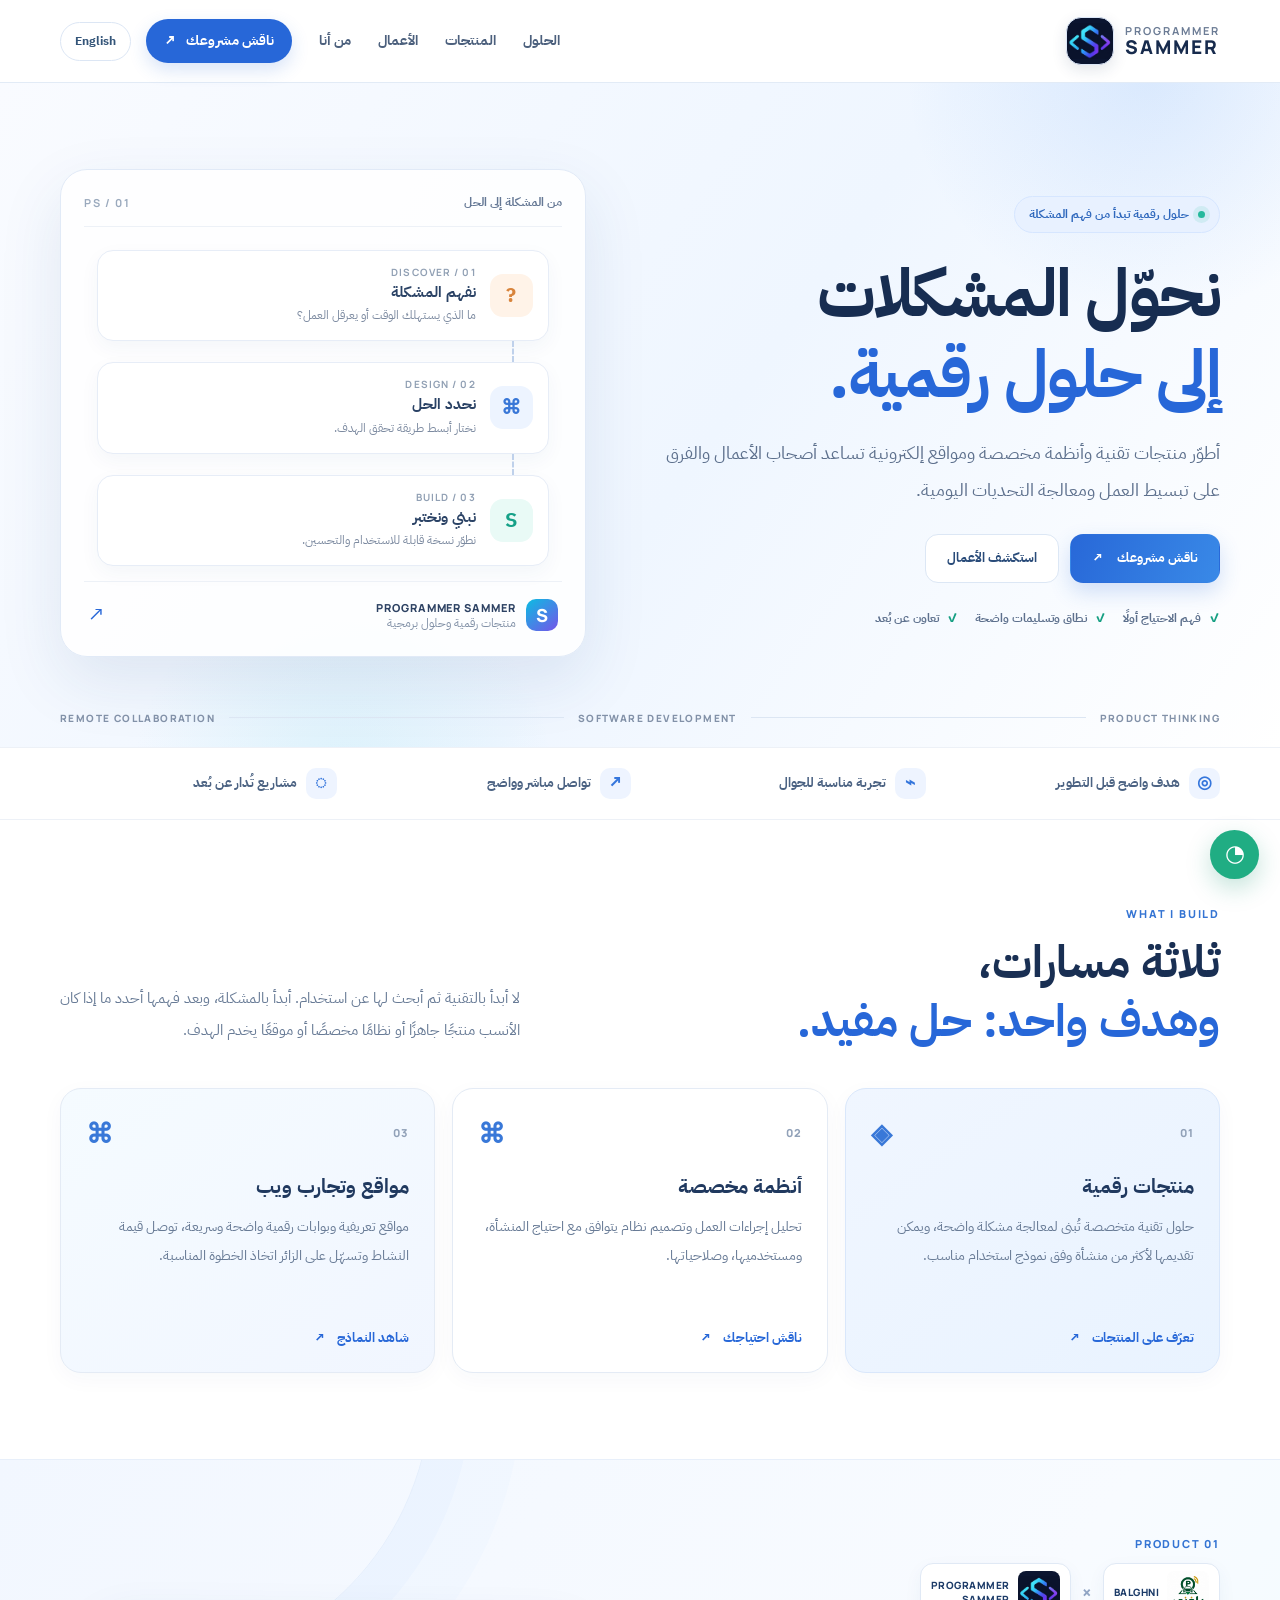
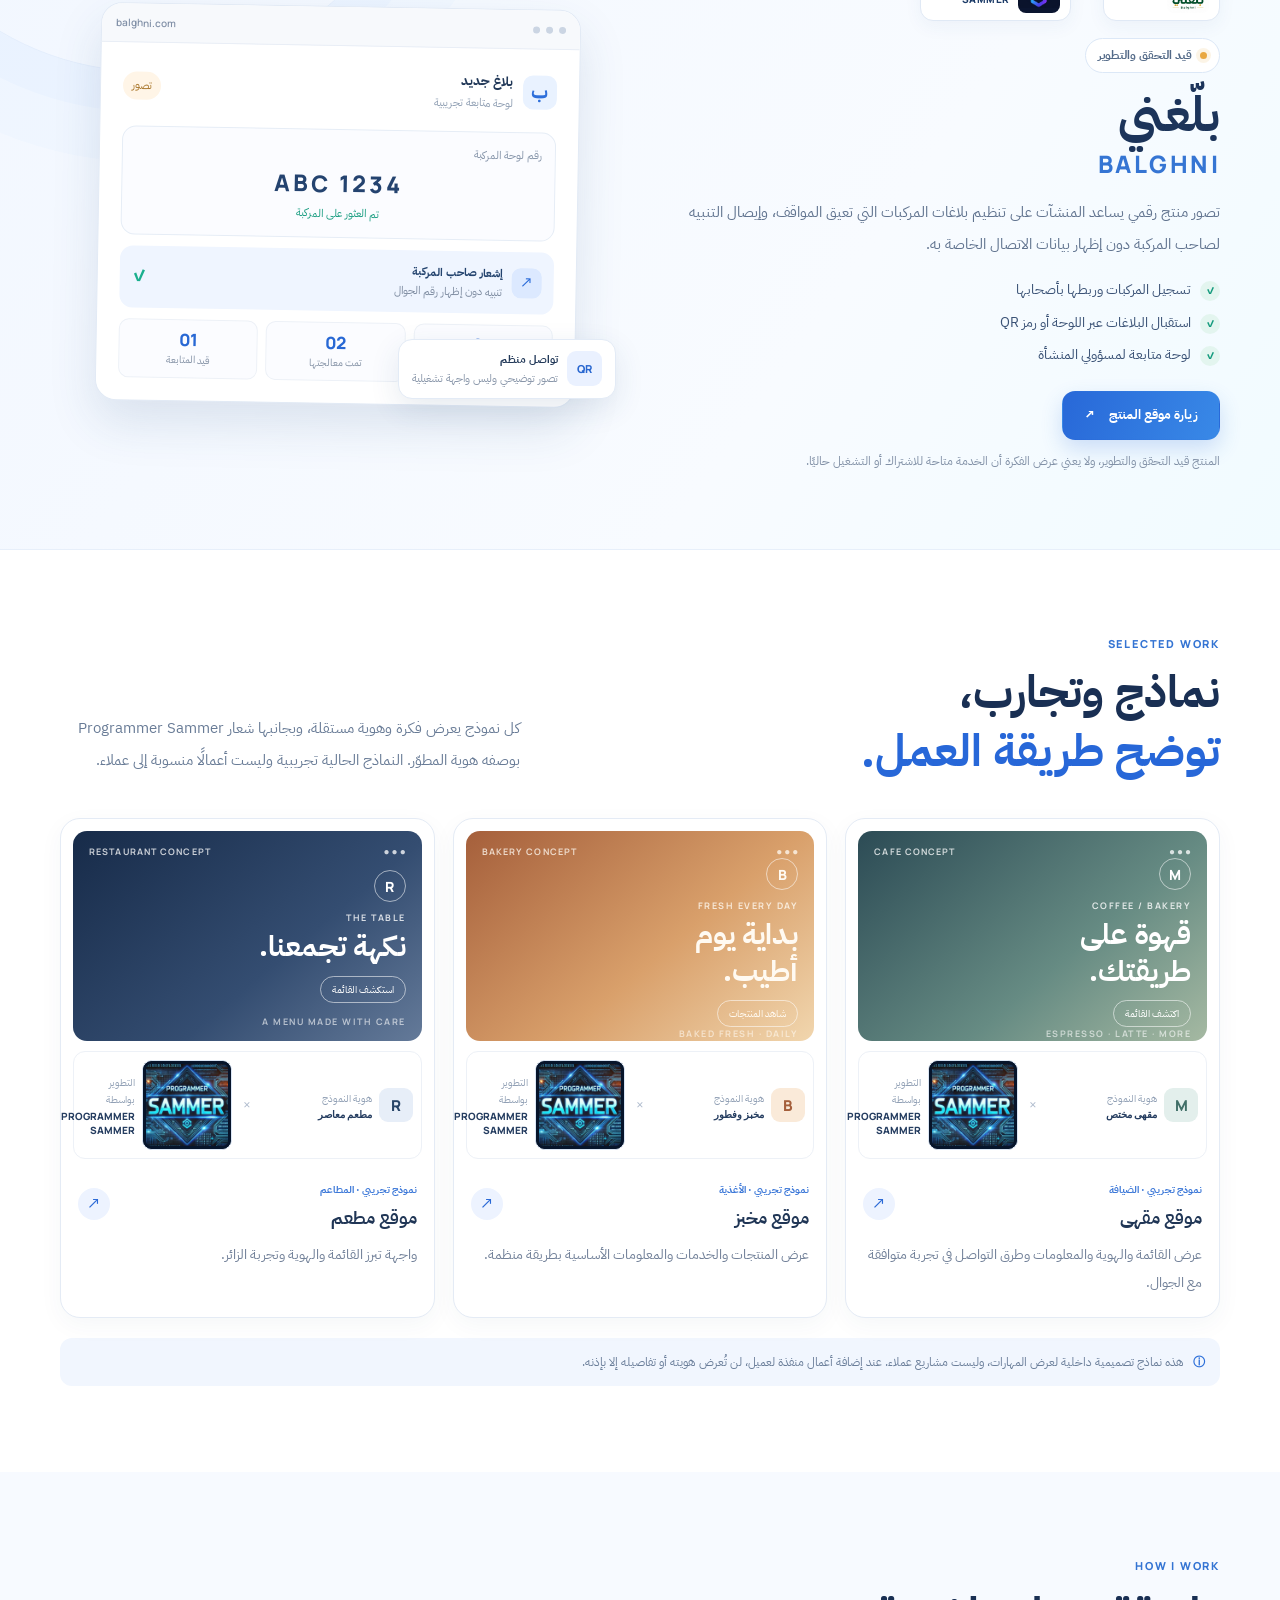
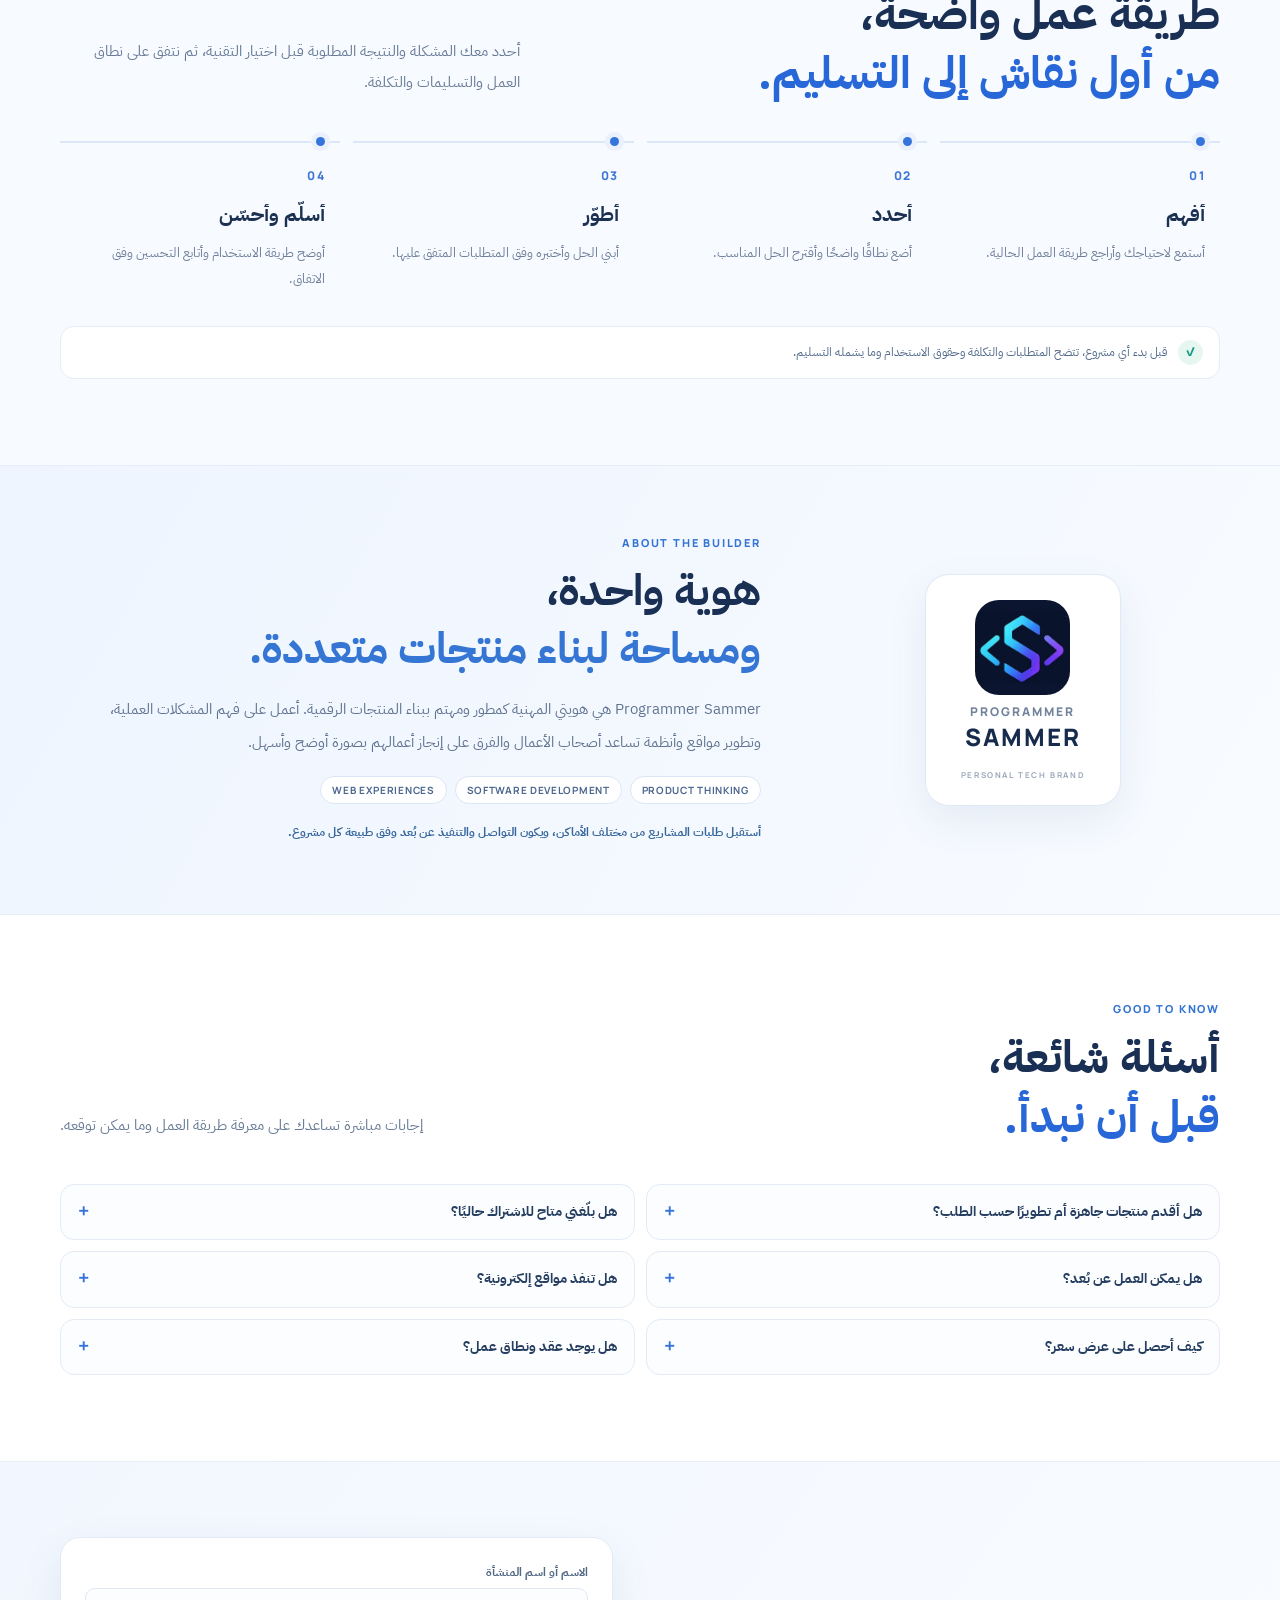
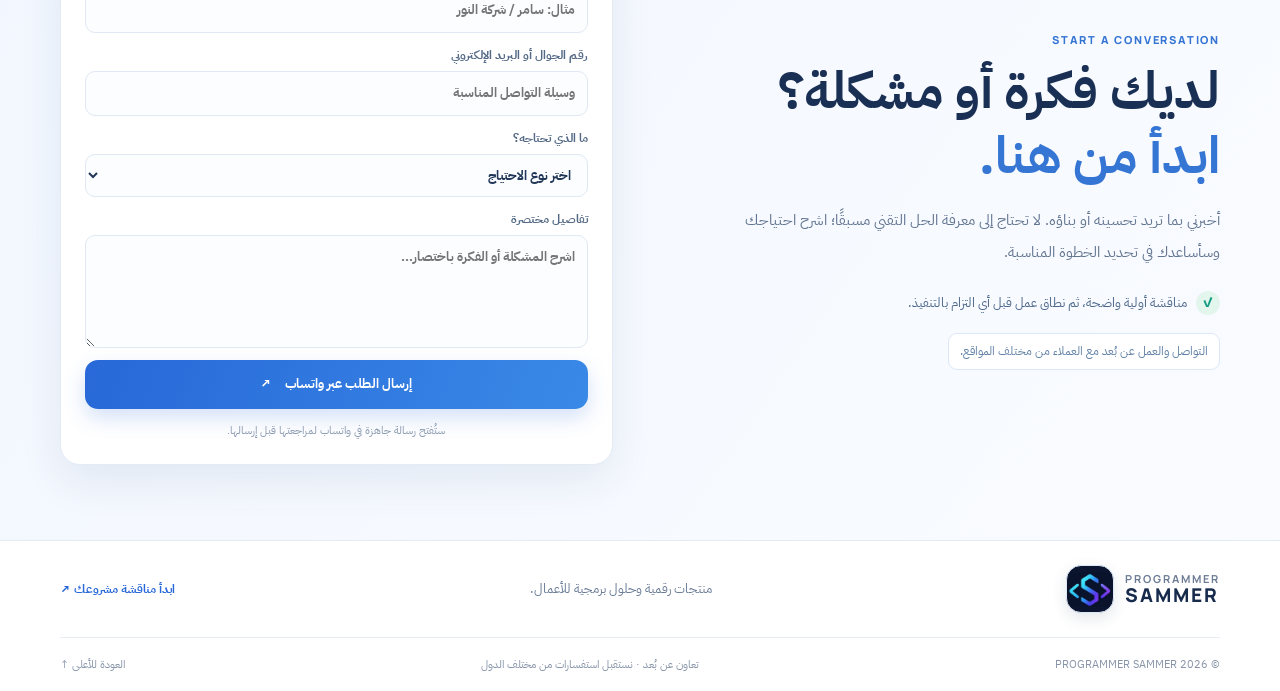
<file: index.html>
<!doctype html>
<html lang="ar" dir="rtl">
<head>
  <meta charset="utf-8">
  <meta name="viewport" content="width=device-width, initial-scale=1">
  <meta name="theme-color" content="#f7faff">
  <title>PROGRAMMER SAMMER | حلول ومنتجات رقمية</title>
  <meta name="description" content="Programmer Sammer develops digital products, custom software systems and clear, useful websites for businesses and teams.">
  <link rel="canonical" href="https://programmersammer.com/">
  <link rel="icon" type="image/png" href="sammer-symbol.png">
  <meta property="og:type" content="website">
  <meta property="og:title" content="PROGRAMMER SAMMER | نحوّل المشكلات إلى حلول رقمية">
  <meta property="og:description" content="منتجات تقنية، أنظمة مخصصة، وتجارب رقمية تساعد الأعمال على العمل بصورة أفضل.">
  <meta property="og:image" content="https://programmersammer.com/og-image.jpg">
  <meta property="og:url" content="https://programmersammer.com/">
  <meta name="twitter:card" content="summary_large_image">
  <link rel="preconnect" href="https://fonts.googleapis.com">
  <link rel="preconnect" href="https://fonts.gstatic.com" crossorigin>
  <link href="https://fonts.googleapis.com/css2?family=IBM+Plex+Sans+Arabic:wght@400;500;600;700&family=Manrope:wght@400;500;600;700;800&display=swap" rel="stylesheet">
  <link rel="stylesheet" href="styles.css">
  <script type="application/ld+json">
  {
    "@context":"https://schema.org",
    "@type":"Person",
    "name":"Programmer Sammer",
    "url":"https://programmersammer.com/",
    "jobTitle":"Software Developer and Digital Product Builder",
    "description":"Digital products, custom software systems and web experiences for businesses and teams.",
    "knowsAbout":["Software development","Web development","Digital products","Business process solutions"]
  }
  </script>
</head>
<body>
  <a class="skip-link" href="#main" data-i18n="skip">تجاوز إلى المحتوى</a>
  <header class="site-header">
    <div class="container nav-wrap">
      <a class="brand" href="#home" aria-label="PROGRAMMER SAMMER - الرئيسية">
        <span class="brand-mark"><img src="sammer-symbol.png" alt=""></span>
        <span class="brand-type"><strong>PROGRAMMER</strong><b>SAMMER</b></span>
      </a>
      <div class="header-actions">
        <nav class="main-nav" id="mainNav" aria-label="القائمة الرئيسية">
          <a href="#solutions" data-i18n="nav_solutions">الحلول</a>
          <a href="#products" data-i18n="nav_products">المنتجات</a>
          <a href="#work" data-i18n="nav_work">الأعمال</a>
          <a href="#about" data-i18n="nav_about">من أنا</a>
          <a href="#contact" class="nav-cta" data-i18n="nav_contact">ناقش مشروعك <span>↗</span></a>
        </nav>
        <button class="language-toggle" id="languageToggle" type="button" aria-label="Switch language">English</button>
        <button class="menu-toggle" id="menuToggle" aria-label="فتح القائمة" aria-expanded="false" aria-controls="mainNav"><span></span><span></span><span></span></button>
      </div>
    </div>
  </header>

  <main id="main">
    <section class="hero" id="home">
      <div class="hero-orb orb-a"></div><div class="hero-orb orb-b"></div>
      <div class="container hero-layout">
        <div class="hero-copy">
          <div class="eyebrow" data-i18n="hero_eyebrow"><span class="pulse-dot"></span> حلول رقمية تبدأ من فهم المشكلة</div>
          <h1 data-i18n="hero_title">نحوّل المشكلات<br><span>إلى حلول رقمية.</span></h1>
          <p class="hero-lead" data-i18n="hero_lead">أطوّر منتجات تقنية وأنظمة مخصصة ومواقع إلكترونية تساعد أصحاب الأعمال والفرق على تبسيط العمل ومعالجة التحديات اليومية.</p>
          <div class="hero-actions">
            <a class="button button-primary" href="#contact" data-i18n="hero_cta">ناقش مشروعك <span>↗</span></a>
            <a class="button button-secondary" href="#work" data-i18n="hero_work">استكشف الأعمال</a>
          </div>
          <div class="hero-points">
            <span data-i18n="hero_point1"><i>✓</i> فهم الاحتياج أولًا</span>
            <span data-i18n="hero_point2"><i>✓</i> نطاق وتسليمات واضحة</span>
            <span data-i18n="hero_point3"><i>✓</i> تعاون عن بُعد</span>
          </div>
        </div>
        <div class="hero-visual" aria-label="مراحل تطوير الحل الرقمي">
          <div class="visual-head"><span data-i18n="visual_label">من المشكلة إلى الحل</span><span>PS / 01</span></div>
          <div class="journey">
            <div class="journey-step"><span class="journey-icon icon-problem">?</span><div><small>01 / DISCOVER</small><b data-i18n="step_problem">نفهم المشكلة</b><p data-i18n="step_problem_sub">ما الذي يستهلك الوقت أو يعرقل العمل؟</p></div></div>
            <div class="journey-link"><span></span></div>
            <div class="journey-step"><span class="journey-icon icon-plan">⌘</span><div><small>02 / DESIGN</small><b data-i18n="step_plan">نحدد الحل</b><p data-i18n="step_plan_sub">نختار أبسط طريقة تحقق الهدف.</p></div></div>
            <div class="journey-link"><span></span></div>
            <div class="journey-step"><span class="journey-icon icon-build">S</span><div><small>03 / BUILD</small><b data-i18n="step_build">نبني ونختبر</b><p data-i18n="step_build_sub">نطوّر نسخة قابلة للاستخدام والتحسين.</p></div></div>
          </div>
          <div class="visual-foot"><span class="mini-s-mark">S</span><div><b>PROGRAMMER SAMMER</b><small data-i18n="visual_foot">منتجات رقمية وحلول برمجية</small></div><span class="visual-arrow">↗</span></div>
        </div>
      </div>
      <div class="container hero-bottom"><span>PRODUCT THINKING</span><i></i><span>SOFTWARE DEVELOPMENT</span><i></i><span>REMOTE COLLABORATION</span></div>
    </section>

    <section class="value-strip">
      <div class="container value-grid">
        <div><span class="value-icon">◎</span><span data-i18n="value1">هدف واضح قبل التطوير</span></div>
        <div><span class="value-icon">⌁</span><span data-i18n="value2">تجربة مناسبة للجوال</span></div>
        <div><span class="value-icon">↗</span><span data-i18n="value3">تواصل مباشر وواضح</span></div>
        <div><span class="value-icon">◌</span><span data-i18n="value4">مشاريع تُدار عن بُعد</span></div>
      </div>
    </section>

    <section class="section" id="solutions">
      <div class="container">
        <div class="section-heading">
          <div><span class="section-kicker">WHAT I BUILD</span><h2 data-i18n="solutions_title">ثلاثة مسارات،<br><em>وهدف واحد: حل مفيد.</em></h2></div>
          <p data-i18n="solutions_intro">لا أبدأ بالتقنية ثم أبحث لها عن استخدام. أبدأ بالمشكلة، وبعد فهمها أحدد ما إذا كان الأنسب منتجًا جاهزًا أو نظامًا مخصصًا أو موقعًا يخدم الهدف.</p>
        </div>
        <div class="service-grid">
          <article class="service-card service-primary"><div class="service-top"><span>01</span><span class="service-symbol">◈</span></div><h3 data-i18n="service1_title">منتجات رقمية</h3><p data-i18n="service1_text">حلول تقنية متخصصة تُبنى لمعالجة مشكلة واضحة، ويمكن تقديمها لأكثر من منشأة وفق نموذج استخدام مناسب.</p><a href="#products" class="inline-link" data-i18n="service1_link">تعرّف على المنتجات <span>↗</span></a></article>
          <article class="service-card"><div class="service-top"><span>02</span><span class="service-symbol">⌘</span></div><h3 data-i18n="service2_title">أنظمة مخصصة</h3><p data-i18n="service2_text">تحليل إجراءات العمل وتصميم نظام يتوافق مع احتياج المنشأة، ومستخدميها، وصلاحياتها.</p><a href="#contact" class="inline-link" data-i18n="service2_link">ناقش احتياجك <span>↗</span></a></article>
          <article class="service-card service-soft"><div class="service-top"><span>03</span><span class="service-symbol">⌘</span></div><h3 data-i18n="service3_title">مواقع وتجارب ويب</h3><p data-i18n="service3_text">مواقع تعريفية وبوابات رقمية واضحة وسريعة، توصل قيمة النشاط وتسهّل على الزائر اتخاذ الخطوة المناسبة.</p><a href="#work" class="inline-link" data-i18n="service3_link">شاهد النماذج <span>↗</span></a></article>
        </div>
      </div>
    </section>

    <section class="product-section" id="products">
      <div class="container product-layout">
        <div class="product-copy">
          <span class="section-kicker">PRODUCT 01</span>
          <div class="product-brand-pair">
            <div class="product-brand-logo"><img src="balghni-logo.jpg" alt="شعار بلّغني"><span>BALGHNI</span></div>
            <span class="pair-divider">×</span>
            <div class="product-brand-logo maker-logo"><img src="sammer-symbol.png" alt="رمز S"><span>PROGRAMMER<br>SAMMER</span></div>
          </div>
          <div class="product-state"><span></span><b data-i18n="product_state">قيد التحقق والتطوير</b></div>
          <h2 data-i18n="product_title">بلّغني <em>BALGHNI</em></h2>
          <p data-i18n="product_text">تصور منتج رقمي يساعد المنشآت على تنظيم بلاغات المركبات التي تعيق المواقف، وإيصال التنبيه لصاحب المركبة دون إظهار بيانات الاتصال الخاصة به.</p>
          <ul class="product-points">
            <li data-i18n="product_point1">تسجيل المركبات وربطها بأصحابها</li>
            <li data-i18n="product_point2">استقبال البلاغات عبر اللوحة أو رمز QR</li>
            <li data-i18n="product_point3">لوحة متابعة لمسؤولي المنشأة</li>
          </ul>
          <a class="button button-primary" href="https://balghni.com/" target="_blank" rel="noopener" data-i18n="product_link">زيارة موقع المنتج <span>↗</span></a>
          <small class="product-disclaimer" data-i18n="product_note">المنتج قيد التحقق والتطوير، ولا يعني عرض الفكرة أن الخدمة متاحة للاشتراك أو التشغيل حاليًا.</small>
        </div>
        <div class="product-visual" aria-label="تصور واجهة بلّغني">
          <div class="product-window"><div class="window-bar"><span></span><span></span><span></span><b>balghni.com</b></div><div class="parking-ui"><div class="parking-heading"><span class="mini-brand">ب</span><div><b data-i18n="mock_report">بلاغ جديد</b><small data-i18n="mock_branch">لوحة متابعة تجريبية</small></div><span class="status-pill" data-i18n="mock_demo">تصور</span></div><div class="plate-box"><small data-i18n="mock_plate">رقم لوحة المركبة</small><strong>ABC 1234</strong><span data-i18n="mock_found">تم العثور على المركبة</span></div><div class="notify-box"><span class="notify-icon">↗</span><div><b data-i18n="mock_notify">إشعار صاحب المركبة</b><small data-i18n="mock_privacy">تنبيه دون إظهار رقم الجوال</small></div><span class="tiny-check">✓</span></div><div class="parking-stats"><div><b>03</b><small data-i18n="mock_stat1">بلاغات اليوم</small></div><div><b>02</b><small data-i18n="mock_stat2">تمت معالجتها</small></div><div><b>01</b><small data-i18n="mock_stat3">قيد المتابعة</small></div></div></div></div>
          <div class="product-float"><span>QR</span><div><b data-i18n="mock_float_title">تواصل منظم</b><small data-i18n="mock_float_sub">تصور توضيحي وليس واجهة تشغيلية</small></div></div>
        </div>
      </div>
    </section>

    <section class="section work-section" id="work">
      <div class="container">
        <div class="section-heading"><div><span class="section-kicker">SELECTED WORK</span><h2 data-i18n="work_title">نماذج وتجارب،<br><em>توضح طريقة العمل.</em></h2></div><p data-i18n="work_intro">كل نموذج يعرض فكرة وهوية مستقلة، وبجانبها شعار Programmer Sammer بوصفه هوية المطوّر. النماذج الحالية تجريبية وليست أعمالًا منسوبة إلى عملاء.</p></div>
        <div class="work-grid">
          <article class="work-card"><a class="work-preview preview-cafe" href="demos/cafe.html" target="_blank" rel="noopener" aria-label="مشاهدة نموذج المقهى"><div class="preview-top"><span>● ● ●</span><small>CAFE CONCEPT</small></div><div class="preview-content"><span class="preview-logo cafe-logo">M</span><small>COFFEE / BAKERY</small><strong data-i18n="cafe_mock_title">قهوة على<br>طريقتك.</strong><span class="preview-cta" data-i18n="preview_menu">اكتشف القائمة</span></div><div class="preview-bottom">ESPRESSO · LATTE · MORE</div></a><div class="work-meta"><div class="project-brand"><span class="project-monogram monogram-cafe">M</span><span><small data-i18n="project_identity">هوية النموذج</small><b data-i18n="cafe_brand">مقهى مختص</b></span></div><span class="brand-plus">×</span><div class="maker-brand"><a class="maker-logo-link" href="sammer-full-logo.jpg" target="_blank" rel="noopener" aria-label="فتح شعار PROGRAMMER SAMMER بالحجم الكامل"><img src="sammer-full-logo.jpg" alt="الشعار الكامل الأصلي لـ PROGRAMMER SAMMER" loading="lazy" decoding="async"></a><span><small data-i18n="developer_identity">التطوير بواسطة</small><b>PROGRAMMER SAMMER</b></span></div></div><div class="work-info"><div><span class="work-type" data-i18n="demo_hospitality">نموذج تجريبي · الضيافة</span><h3 data-i18n="cafe_title">موقع مقهى</h3></div><a class="round-link" href="demos/cafe.html" target="_blank" rel="noopener" aria-label="مشاهدة نموذج المقهى">↗</a></div><p data-i18n="cafe_desc">عرض القائمة والهوية والمعلومات وطرق التواصل في تجربة متوافقة مع الجوال.</p></article>
          <article class="work-card"><a class="work-preview preview-bakery" href="demos/bakery.html" target="_blank" rel="noopener" aria-label="مشاهدة نموذج المخبز"><div class="preview-top"><span>● ● ●</span><small>BAKERY CONCEPT</small></div><div class="preview-content"><span class="preview-logo bakery-logo">B</span><small>FRESH EVERY DAY</small><strong data-i18n="bakery_mock_title">بداية يوم<br>أطيب.</strong><span class="preview-cta" data-i18n="preview_products">شاهد المنتجات</span></div><div class="preview-bottom">BAKED FRESH · DAILY</div></a><div class="work-meta"><div class="project-brand"><span class="project-monogram monogram-bakery">B</span><span><small data-i18n="project_identity">هوية النموذج</small><b data-i18n="bakery_brand">مخبز وفطور</b></span></div><span class="brand-plus">×</span><div class="maker-brand"><a class="maker-logo-link" href="sammer-full-logo.jpg" target="_blank" rel="noopener" aria-label="فتح شعار PROGRAMMER SAMMER بالحجم الكامل"><img src="sammer-full-logo.jpg" alt="الشعار الكامل الأصلي لـ PROGRAMMER SAMMER" loading="lazy" decoding="async"></a><span><small data-i18n="developer_identity">التطوير بواسطة</small><b>PROGRAMMER SAMMER</b></span></div></div><div class="work-info"><div><span class="work-type" data-i18n="demo_food">نموذج تجريبي · الأغذية</span><h3 data-i18n="bakery_title">موقع مخبز</h3></div><a class="round-link" href="demos/bakery.html" target="_blank" rel="noopener" aria-label="مشاهدة نموذج المخبز">↗</a></div><p data-i18n="bakery_desc">عرض المنتجات والخدمات والمعلومات الأساسية بطريقة منظمة.</p></article>
          <article class="work-card"><a class="work-preview preview-restaurant" href="demos/restaurant.html" target="_blank" rel="noopener" aria-label="مشاهدة نموذج المطعم"><div class="preview-top"><span>● ● ●</span><small>RESTAURANT CONCEPT</small></div><div class="preview-content"><span class="preview-logo restaurant-logo">R</span><small>THE TABLE</small><strong data-i18n="restaurant_mock_title">نكهة تجمعنا.</strong><span class="preview-cta" data-i18n="preview_explore">استكشف القائمة</span></div><div class="preview-bottom">A MENU MADE WITH CARE</div></a><div class="work-meta"><div class="project-brand"><span class="project-monogram monogram-rest">R</span><span><small data-i18n="project_identity">هوية النموذج</small><b data-i18n="restaurant_brand">مطعم معاصر</b></span></div><span class="brand-plus">×</span><div class="maker-brand"><a class="maker-logo-link" href="sammer-full-logo.jpg" target="_blank" rel="noopener" aria-label="فتح شعار PROGRAMMER SAMMER بالحجم الكامل"><img src="sammer-full-logo.jpg" alt="الشعار الكامل الأصلي لـ PROGRAMMER SAMMER" loading="lazy" decoding="async"></a><span><small data-i18n="developer_identity">التطوير بواسطة</small><b>PROGRAMMER SAMMER</b></span></div></div><div class="work-info"><div><span class="work-type" data-i18n="demo_restaurant">نموذج تجريبي · المطاعم</span><h3 data-i18n="restaurant_title">موقع مطعم</h3></div><a class="round-link" href="demos/restaurant.html" target="_blank" rel="noopener" aria-label="مشاهدة نموذج المطعم">↗</a></div><p data-i18n="restaurant_desc">واجهة تبرز القائمة والهوية وتجربة الزائر.</p></article>
        </div>
        <div class="work-note"><span>ⓘ</span><p data-i18n="work_note">هذه نماذج تصميمية داخلية لعرض المهارات، وليست مشاريع عملاء. عند إضافة أعمال منفذة لعميل، لن تُعرض هويته أو تفاصيله إلا بإذنه.</p></div>
      </div>
    </section>

    <section class="process-section section">
      <div class="container">
        <div class="section-heading"><div><span class="section-kicker">HOW I WORK</span><h2 data-i18n="process_title">طريقة عمل واضحة،<br><em>من أول نقاش إلى التسليم.</em></h2></div><p data-i18n="process_intro">أحدد معك المشكلة والنتيجة المطلوبة قبل اختيار التقنية، ثم نتفق على نطاق العمل والتسليمات والتكلفة.</p></div>
        <div class="process-grid"><div class="process-step"><span>01</span><h3 data-i18n="process1_title">أفهم</h3><p data-i18n="process1_text">أستمع لاحتياجك وأراجع طريقة العمل الحالية.</p></div><div class="process-step"><span>02</span><h3 data-i18n="process2_title">أحدد</h3><p data-i18n="process2_text">أضع نطاقًا واضحًا وأقترح الحل المناسب.</p></div><div class="process-step"><span>03</span><h3 data-i18n="process3_title">أطوّر</h3><p data-i18n="process3_text">أبني الحل وأختبره وفق المتطلبات المتفق عليها.</p></div><div class="process-step"><span>04</span><h3 data-i18n="process4_title">أسلّم وأحسّن</h3><p data-i18n="process4_text">أوضح طريقة الاستخدام وأتابع التحسين وفق الاتفاق.</p></div></div>
        <div class="commitment-row"><span class="commitment-check">✓</span><p data-i18n="commitment">قبل بدء أي مشروع، تتضح المتطلبات والتكلفة وحقوق الاستخدام وما يشمله التسليم.</p></div>
      </div>
    </section>

    <section class="about-section" id="about">
      <div class="container about-layout">
        <div class="about-brand-panel"><span class="about-symbol"><img src="sammer-symbol.png" alt="رمز S في شعار Programmer Sammer"></span><div class="about-wordmark"><b>PROGRAMMER</b><strong>SAMMER</strong></div><small>PERSONAL TECH BRAND</small></div>
        <div class="about-copy"><span class="section-kicker">ABOUT THE BUILDER</span><h2 data-i18n="about_title">هوية واحدة،<br><em>ومساحة لبناء منتجات متعددة.</em></h2><p data-i18n="about_text">Programmer Sammer هي هويتي المهنية كمطور ومهتم ببناء المنتجات الرقمية. أعمل على فهم المشكلات العملية، وتطوير مواقع وأنظمة تساعد أصحاب الأعمال والفرق على إنجاز أعمالهم بصورة أوضح وأسهل.</p><div class="about-tags"><span>PRODUCT THINKING</span><span>SOFTWARE DEVELOPMENT</span><span>WEB EXPERIENCES</span></div><p class="remote-note" data-i18n="remote_note">أستقبل طلبات المشاريع من مختلف الأماكن، ويكون التواصل والتنفيذ عن بُعد وفق طبيعة كل مشروع.</p></div>
      </div>
    </section>

    <section class="section faq-section">
      <div class="container"><div class="section-heading"><div><span class="section-kicker">GOOD TO KNOW</span><h2 data-i18n="faq_title">أسئلة شائعة،<br><em>قبل أن نبدأ.</em></h2></div><p data-i18n="faq_intro">إجابات مباشرة تساعدك على معرفة طريقة العمل وما يمكن توقعه.</p></div>
        <div class="faq-list">
          <details><summary data-i18n="faq1_q">هل أقدم منتجات جاهزة أم تطويرًا حسب الطلب؟</summary><p data-i18n="faq1_a">المساران متاحان: منتجات رقمية متخصصة، وأنظمة تُطوّر وفق احتياج المنشأة ونطاق عمل متفق عليه.</p></details>
          <details><summary data-i18n="faq2_q">هل بلّغني متاح للاشتراك حاليًا؟</summary><p data-i18n="faq2_a">بلّغني معروض كمنتج قيد التحقق والتطوير. لن أعلن إتاحة الاشتراك أو التشغيل التجاري قبل اكتمال الاختبارات والترتيبات اللازمة.</p></details>
          <details><summary data-i18n="faq3_q">هل يمكن العمل عن بُعد؟</summary><p data-i18n="faq3_a">نعم. يمكن مناقشة المتطلبات ومراجعة النماذج وتسليم المخرجات إلكترونيًا، وفق طبيعة المشروع.</p></details>
          <details><summary data-i18n="faq4_q">هل تنفذ مواقع إلكترونية؟</summary><p data-i18n="faq4_a">نعم، تشمل الخدمات مواقع تعريفية وصفحات أعمال وبوابات إلكترونية حسب الحاجة.</p></details>
          <details><summary data-i18n="faq5_q">كيف أحصل على عرض سعر؟</summary><p data-i18n="faq5_a">أرسل نبذة عن نشاطك واحتياجك، وبعد مراجعة المتطلبات أجهز نطاق عمل وتكلفة مبدئية.</p></details>
          <details><summary data-i18n="faq6_q">هل يوجد عقد ونطاق عمل؟</summary><p data-i18n="faq6_a">يتم توضيح المطلوب والمخرجات والتعديلات والمدة والتكلفة وحقوق الاستخدام قبل البدء، بما يناسب طبيعة المشروع.</p></details>
        </div>
      </div>
    </section>

    <section class="contact-section" id="contact">
      <div class="container contact-layout">
        <div class="contact-copy"><span class="section-kicker">START A CONVERSATION</span><h2 data-i18n="contact_title">لديك فكرة أو مشكلة؟<br><em>ابدأ من هنا.</em></h2><p data-i18n="contact_text">أخبرني بما تريد تحسينه أو بناؤه. لا تحتاج إلى معرفة الحل التقني مسبقًا؛ اشرح احتياجك وسأساعدك في تحديد الخطوة المناسبة.</p><div class="contact-reassurance"><span>✓</span><p data-i18n="contact_reassurance">مناقشة أولية واضحة، ثم نطاق عمل قبل أي التزام بالتنفيذ.</p></div><div class="contact-locationless" data-i18n="contact_remote">التواصل والعمل عن بُعد مع العملاء من مختلف المواقع.</div></div>
        <form class="contact-form" id="contactForm">
          <label><span data-i18n="form_name">الاسم أو اسم المنشأة</span><input name="name" required autocomplete="name" placeholder="مثال: سامر / شركة النور" data-i18n-placeholder="form_name_hint"></label>
          <label><span data-i18n="form_contact">رقم الجوال أو البريد الإلكتروني</span><input name="phone" required autocomplete="email" placeholder="وسيلة التواصل المناسبة" data-i18n-placeholder="form_contact_hint"></label>
          <label><span data-i18n="form_need">ما الذي تحتاجه؟</span><select name="need" required><option value="" selected disabled data-i18n="form_choose">اختر نوع الاحتياج</option><option value="operational" data-i18n="form_opt1">حل مشكلة تشغيلية</option><option value="custom" data-i18n="form_opt2">نظام مخصص</option><option value="website" data-i18n="form_opt3">موقع أو بوابة إلكترونية</option><option value="balghni" data-i18n="form_opt4">الاستفسار عن بلّغني</option><option value="other" data-i18n="form_opt5">طلب آخر</option></select></label>
          <label><span data-i18n="form_details">تفاصيل مختصرة</span><textarea name="message" rows="4" placeholder="اشرح المشكلة أو الفكرة باختصار..." data-i18n-placeholder="form_details_hint"></textarea></label>
          <button class="button button-primary submit-button" type="submit" data-i18n="form_submit">إرسال الطلب عبر واتساب <span>↗</span></button>
          <small class="form-hint" data-i18n="form_hint">ستُفتح رسالة جاهزة في واتساب لمراجعتها قبل إرسالها.</small>
        </form>
      </div>
    </section>
  </main>

  <footer class="site-footer">
    <div class="container footer-main"><a class="brand footer-brand" href="#home"><span class="brand-mark"><img src="sammer-symbol.png" alt=""></span><span class="brand-type"><strong>PROGRAMMER</strong><b>SAMMER</b></span></a><p data-i18n="footer_tagline">منتجات رقمية وحلول برمجية للأعمال.</p><a href="#contact" data-i18n="footer_contact">ابدأ مناقشة مشروعك <span>↗</span></a></div>
    <div class="container footer-bottom"><span>© <span id="year">2026</span> PROGRAMMER SAMMER</span><span data-i18n="footer_remote">Remote collaboration · Worldwide inquiries</span><a href="#home" data-i18n="footer_top">العودة للأعلى ↑</a></div>
  </footer>
  <a class="floating-contact" href="https://wa.me/966576124840?text=%D8%A7%D9%84%D8%B3%D9%84%D8%A7%D9%85%20%D8%B9%D9%84%D9%8A%D9%83%D9%85%D8%8C%20%D8%A3%D8%B1%D8%BA%D8%A8%20%D9%81%D9%8A%20%D9%85%D9%86%D8%A7%D9%82%D8%B4%D8%A9%20%D9%85%D8%B4%D8%B1%D9%88%D8%B9%20%D8%AA%D9%82%D9%86%D9%8A." target="_blank" rel="noopener" aria-label="تواصل عبر واتساب">◔</a>
  <script src="script.js" defer></script>
</body>
</html>
</file>
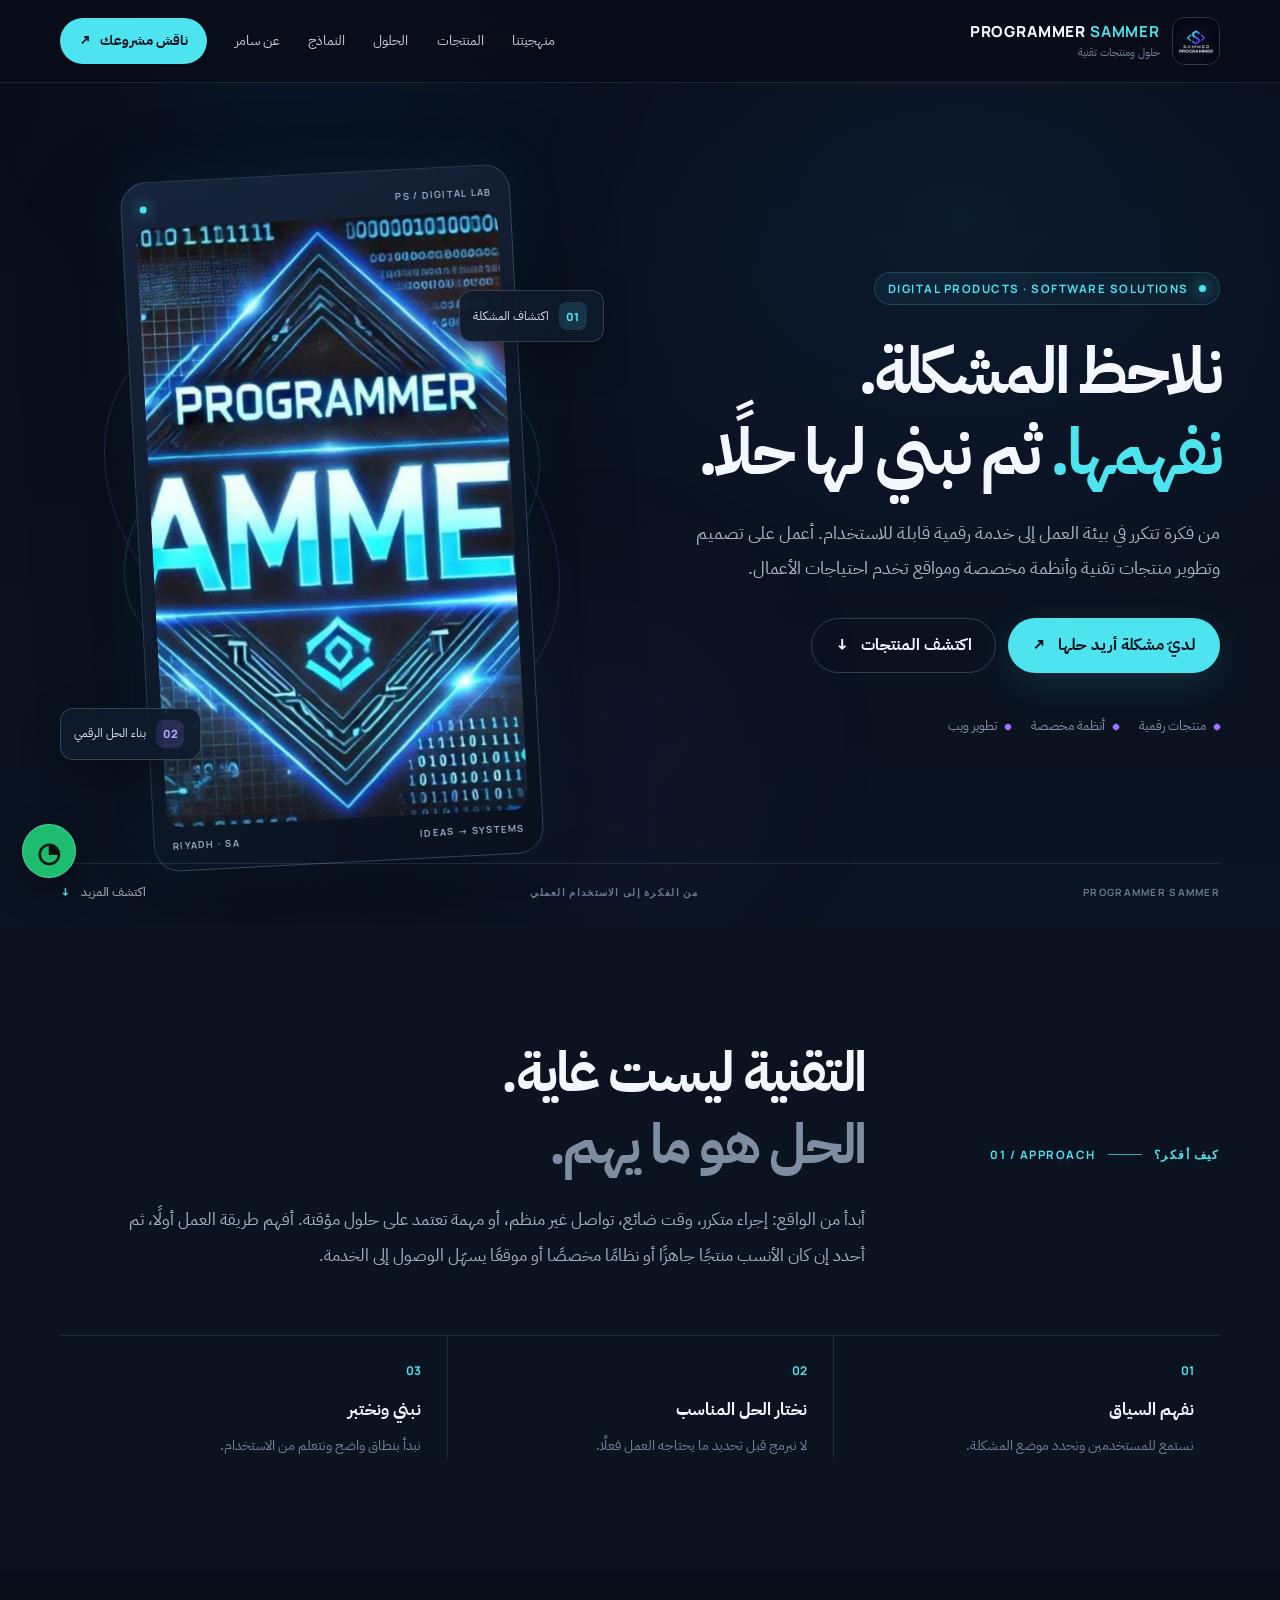
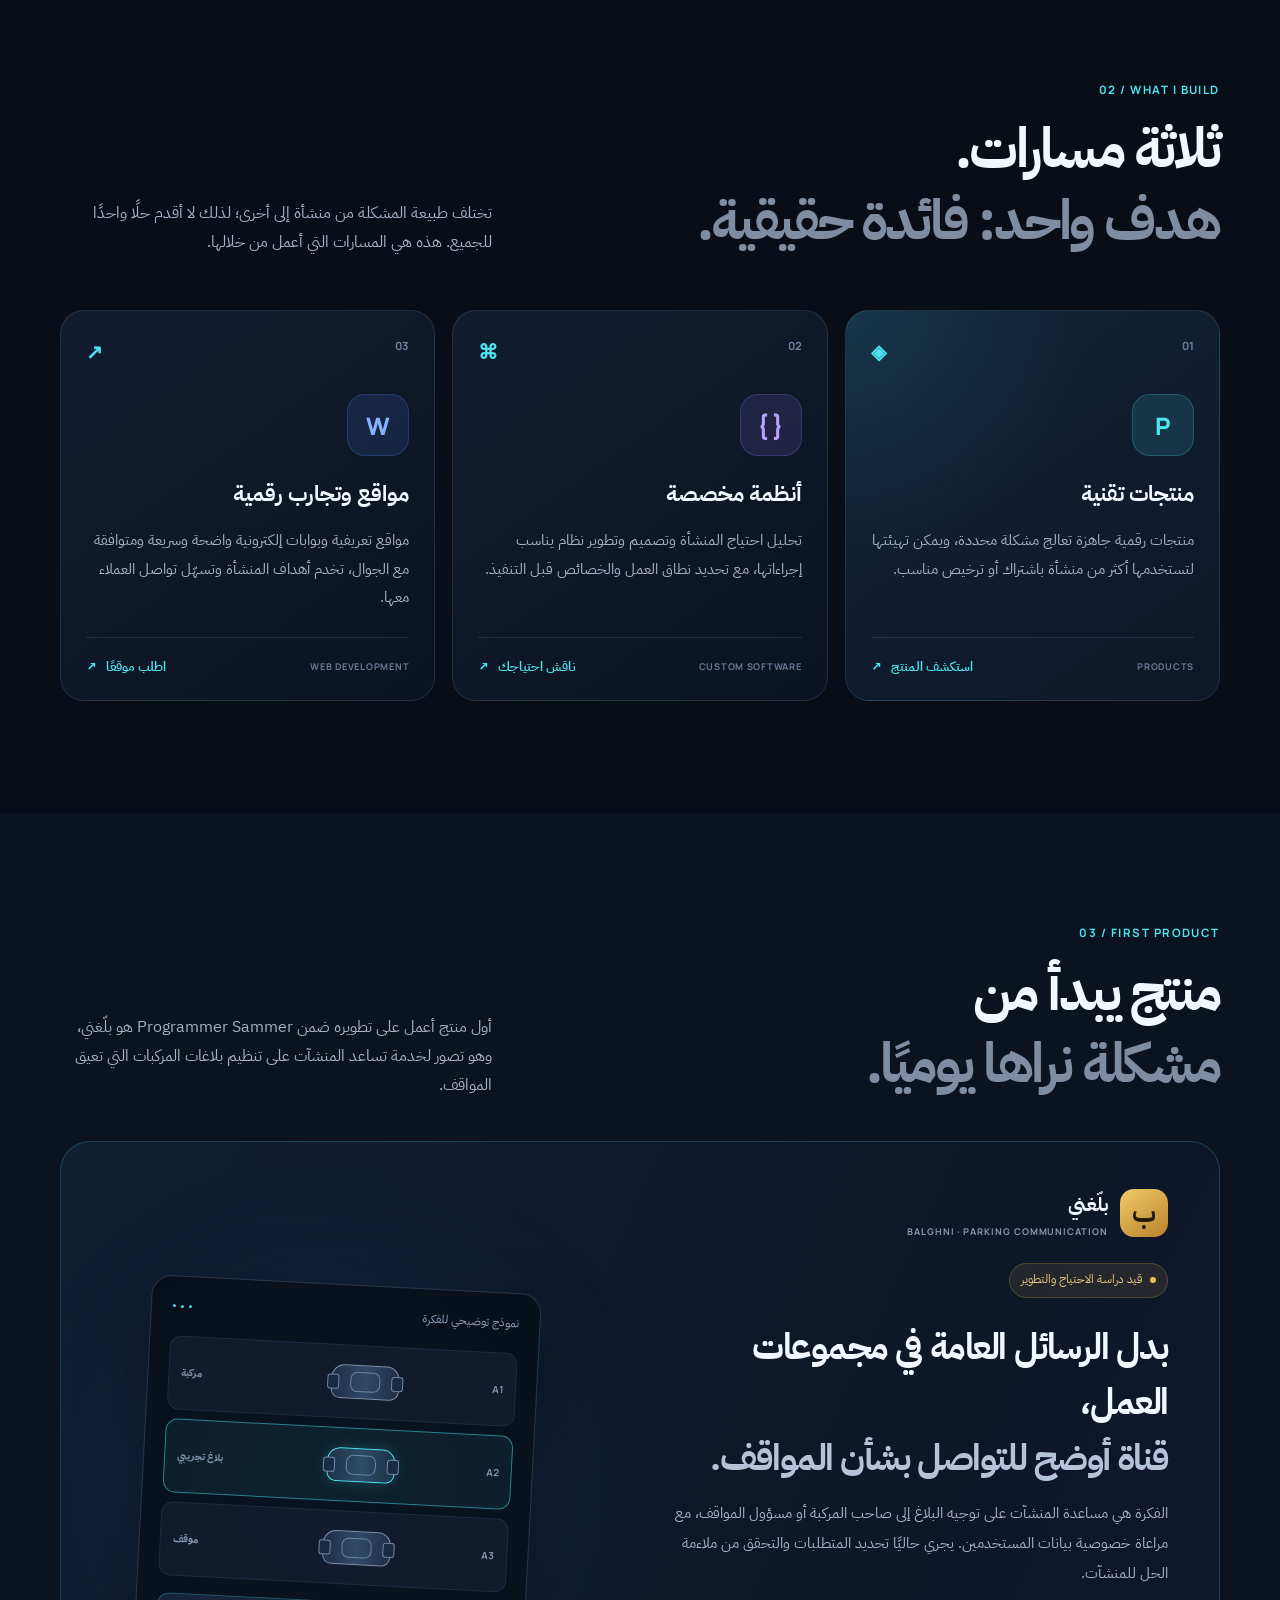
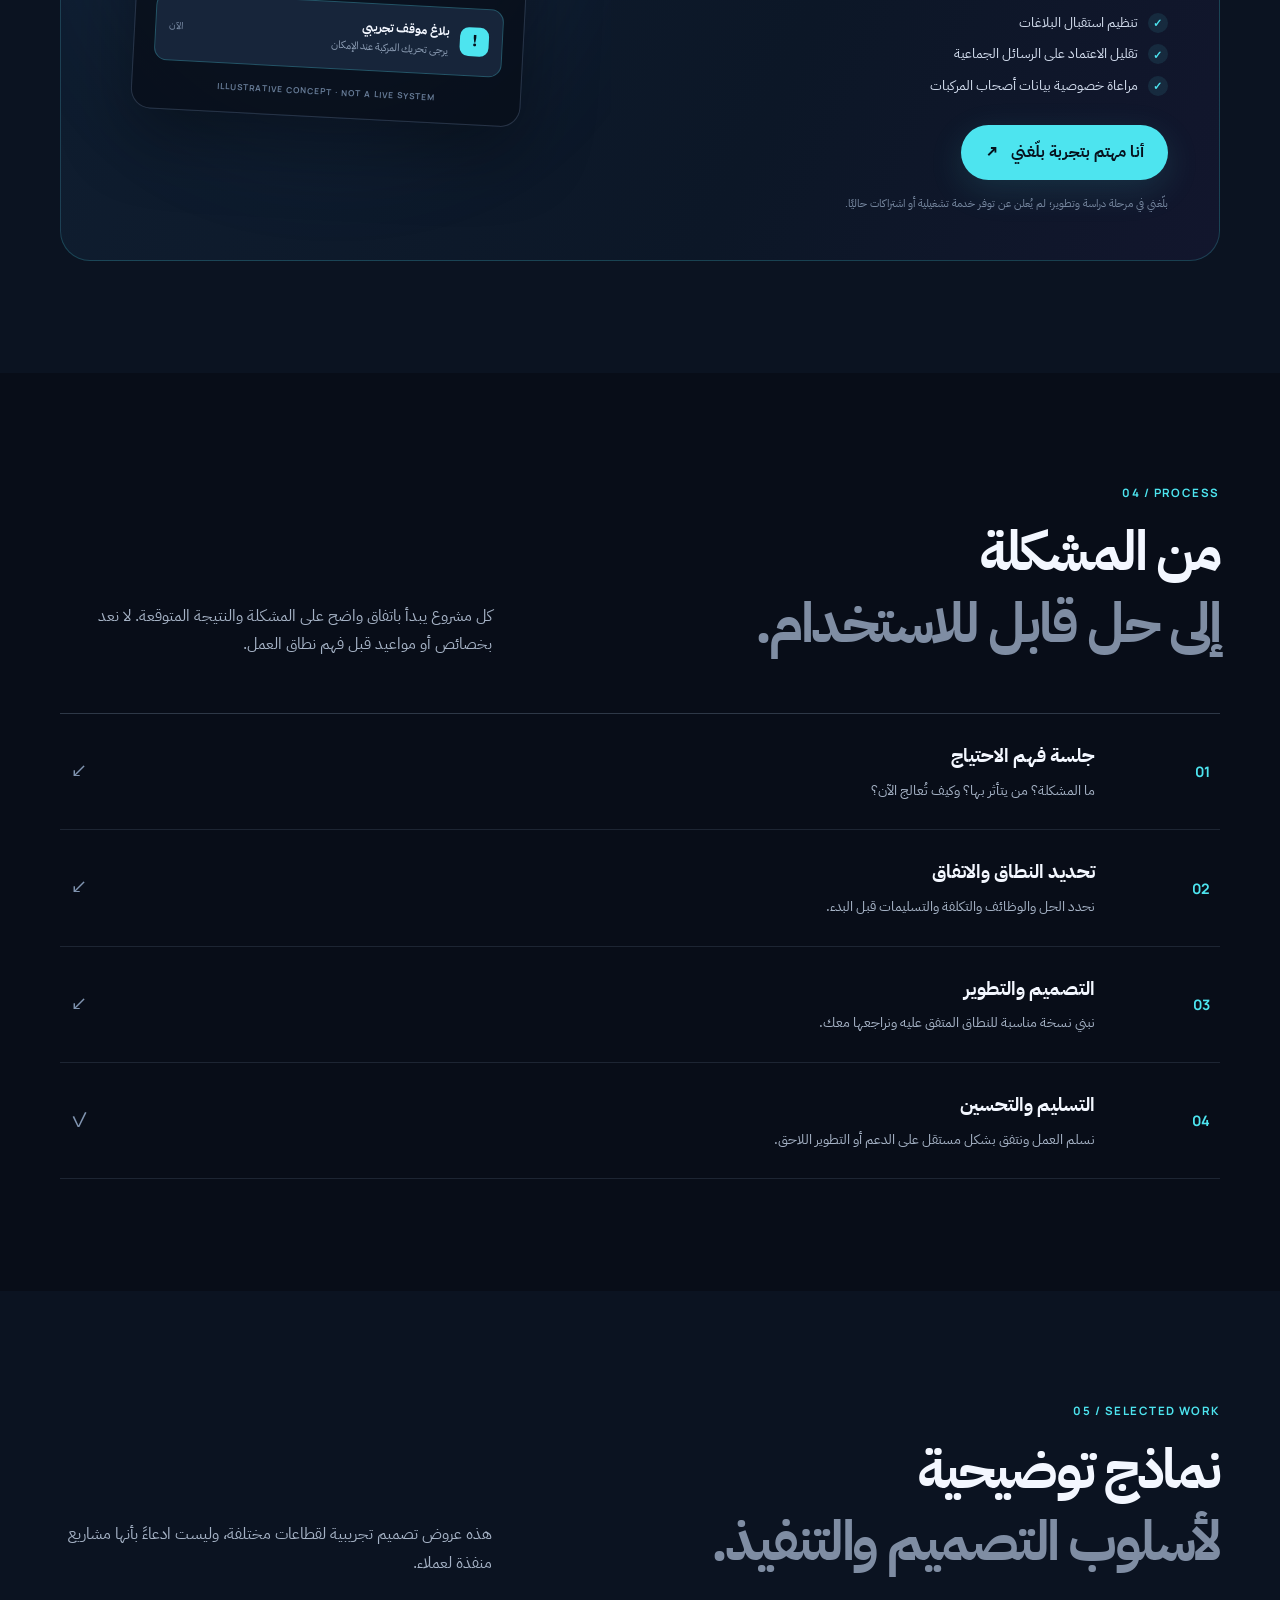
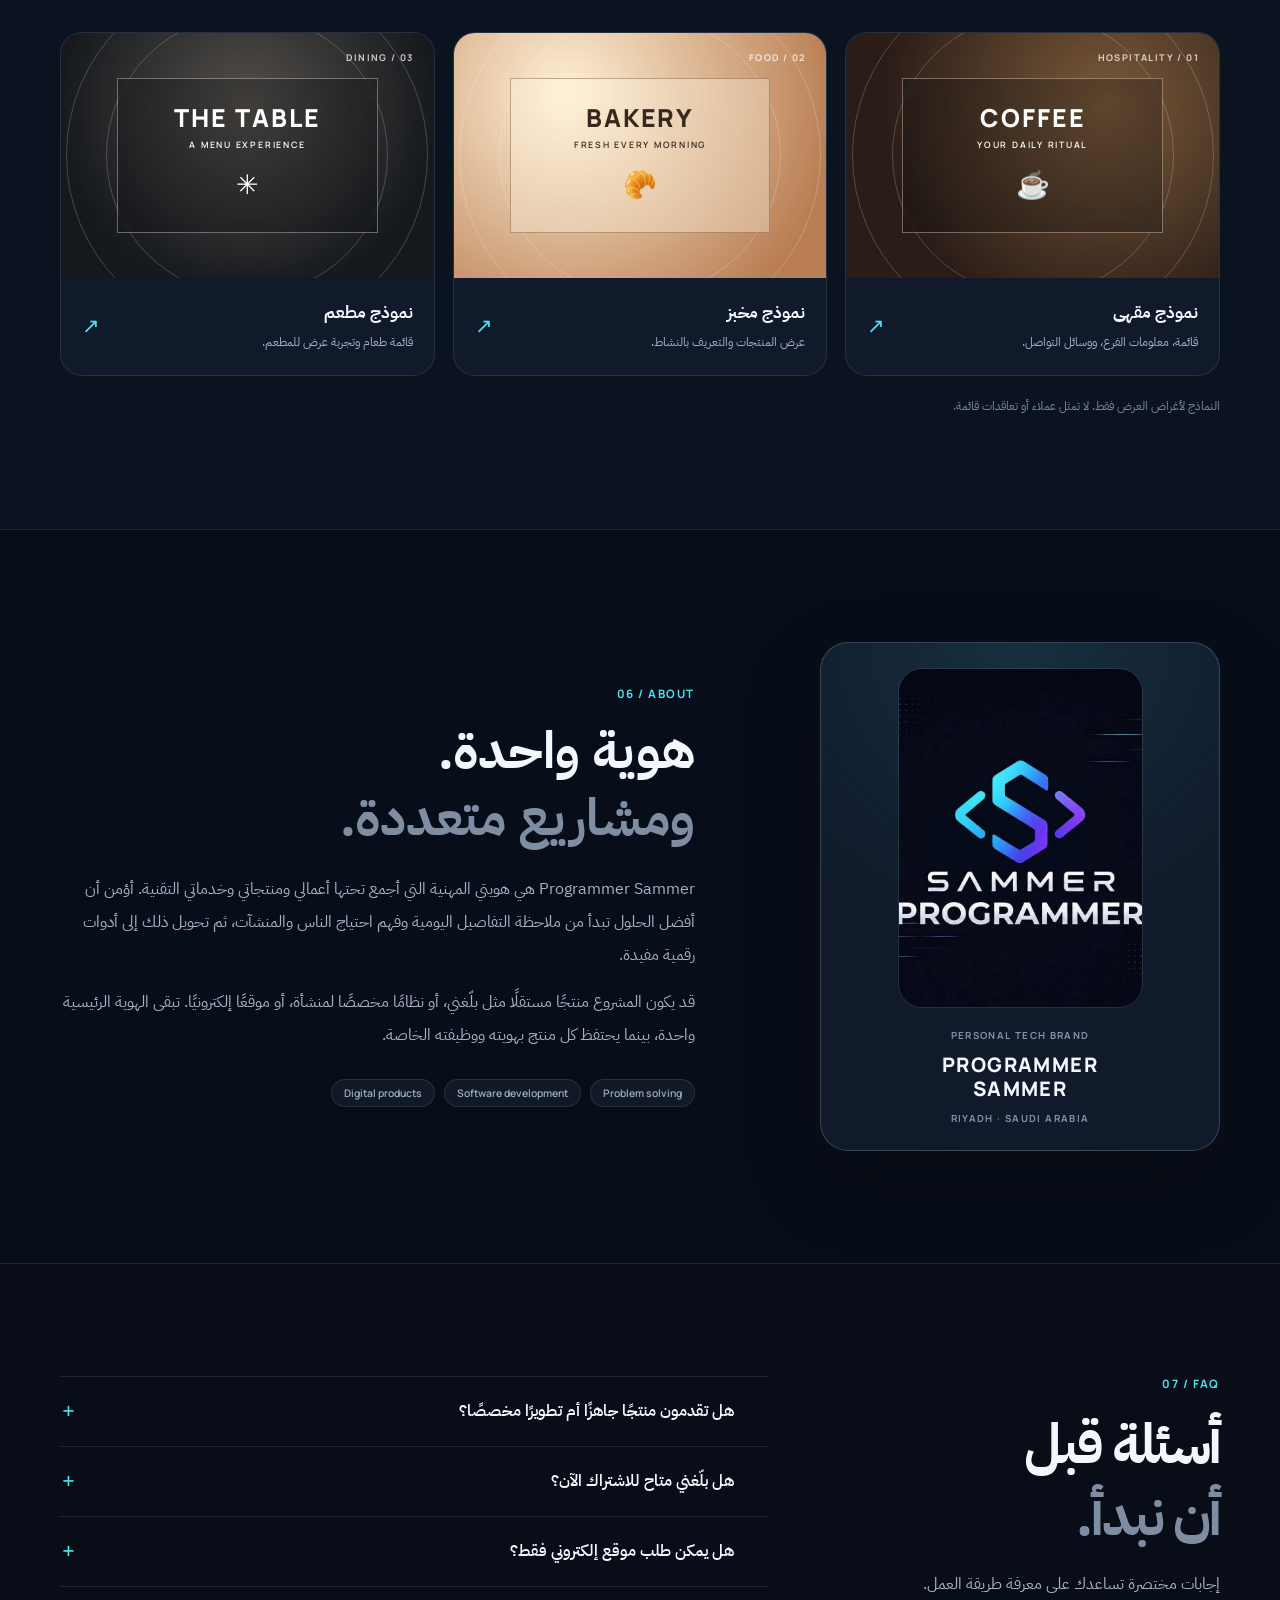
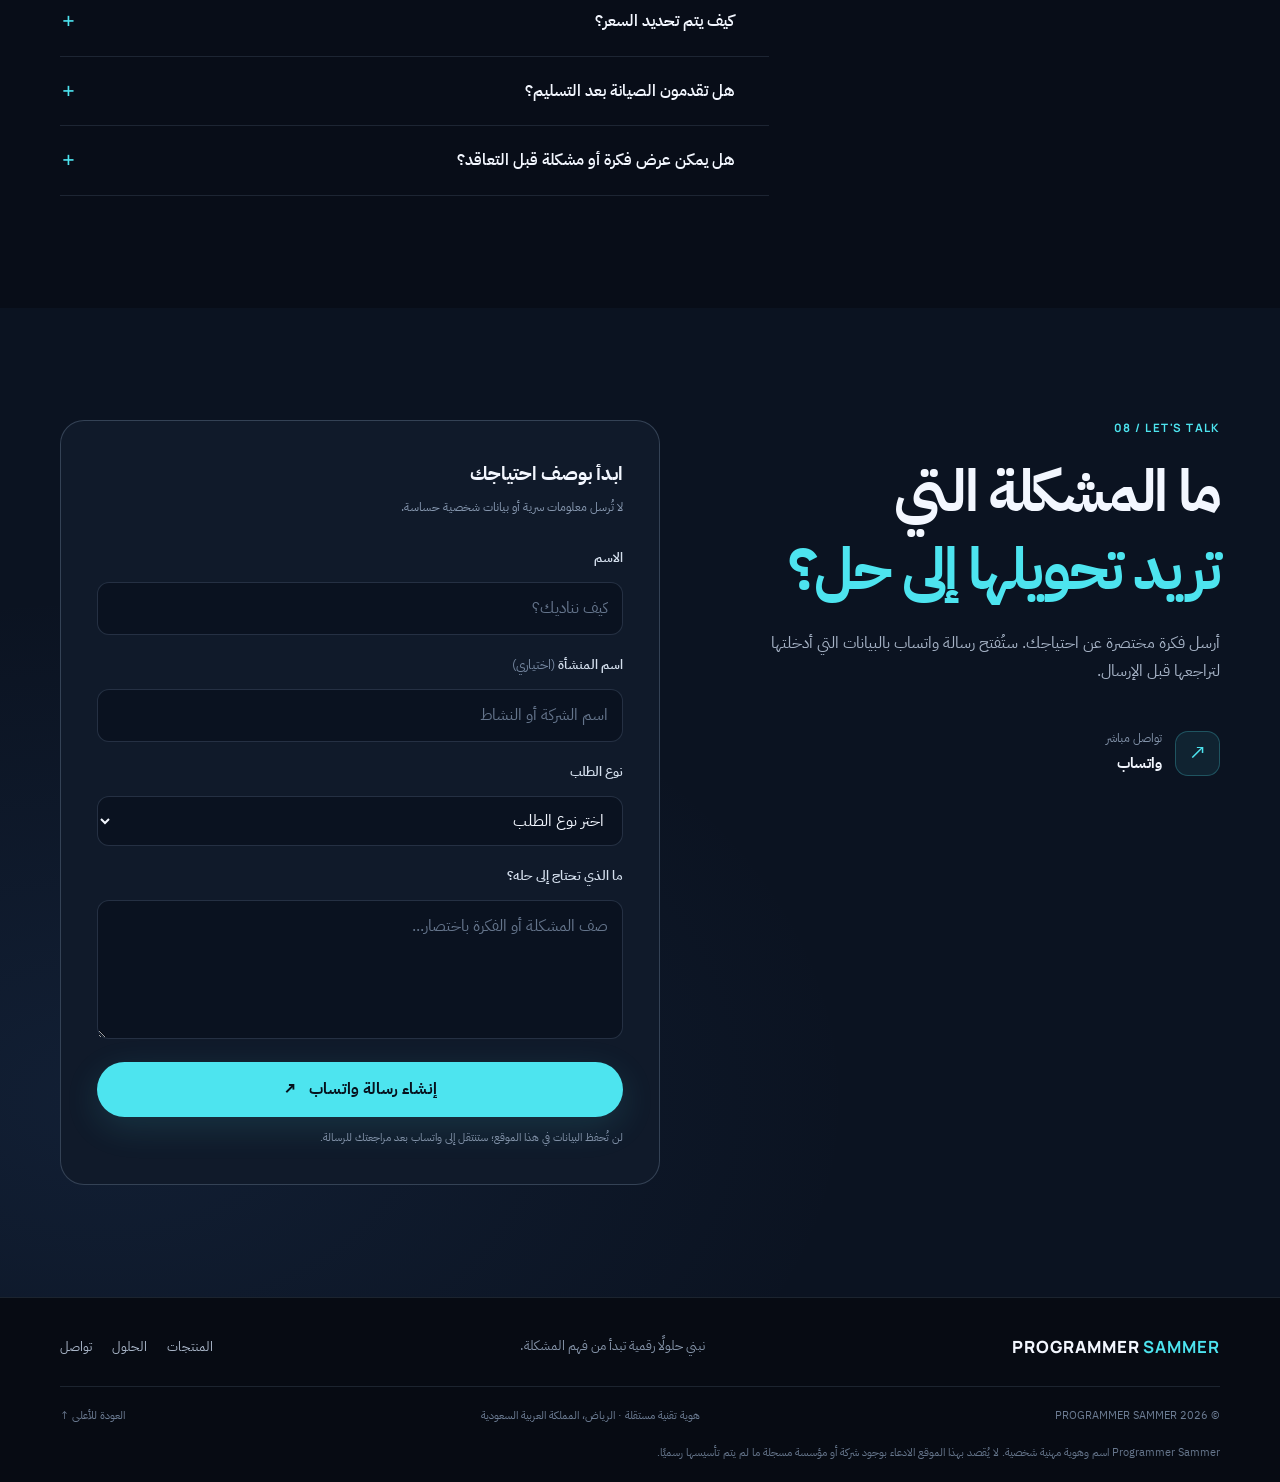
<file: programmer-sammer-website-main/index.html>
<!doctype html>
<html lang="ar" dir="rtl">
<head>
  <meta charset="utf-8">
  <meta name="viewport" content="width=device-width, initial-scale=1">
  <meta name="theme-color" content="#080d18">
  <title>PROGRAMMER SAMMER | حلول ومنتجات تقنية للأعمال</title>
  <meta name="description" content="Programmer Sammer: تطوير منتجات تقنية، أنظمة مخصصة، ومواقع إلكترونية تساعد المنشآت على تحويل المشكلات العملية إلى حلول رقمية واضحة.">
  <meta name="keywords" content="Programmer Sammer, برمجة, تطوير أنظمة, حلول تقنية, مواقع إلكترونية, بلّغني, الرياض">
  <meta name="author" content="PROGRAMMER SAMMER">
  <link rel="canonical" href="https://programmersammer.com/">
  <meta property="og:type" content="website">
  <meta property="og:locale" content="ar_SA">
  <meta property="og:site_name" content="PROGRAMMER SAMMER">
  <meta property="og:title" content="PROGRAMMER SAMMER | نحوّل المشكلات إلى حلول رقمية">
  <meta property="og:description" content="منتجات تقنية، أنظمة مخصصة، وتجارب رقمية عملية للأعمال والمنشآت.">
  <meta property="og:image" content="https://programmersammer.com/programmer-sammer-brand.jpg">
  <meta property="og:url" content="https://programmersammer.com/">
  <meta name="twitter:card" content="summary_large_image">
  <link rel="icon" type="image/jpeg" href="logo.jpg">
  <link rel="preconnect" href="https://fonts.googleapis.com">
  <link rel="preconnect" href="https://fonts.gstatic.com" crossorigin>
  <link href="https://fonts.googleapis.com/css2?family=IBM+Plex+Sans+Arabic:wght@400;500;600;700&family=Manrope:wght@400;500;600;700;800&display=swap" rel="stylesheet">
  <link rel="stylesheet" href="styles.css">
  <script type="application/ld+json">
  {
    "@context": "https://schema.org",
    "@type": "Person",
    "name": "Programmer Sammer",
    "url": "https://programmersammer.com/",
    "jobTitle": "Software Developer",
    "description": "تطوير منتجات تقنية وأنظمة ومواقع إلكترونية للأعمال.",
    "address": {"@type": "PostalAddress", "addressLocality": "Riyadh", "addressCountry": "SA"}
  }
  </script>
</head>
<body>
  <a class="skip-link" href="#main">تجاوز إلى المحتوى</a>

  <header class="site-header" id="top">
    <nav class="container nav" aria-label="القائمة الرئيسية">
      <a class="brand" href="#top" aria-label="Programmer Sammer - الرئيسية">
        <img src="logo.jpg" alt="" width="48" height="48">
        <span class="brand-copy"><strong>PROGRAMMER <b>SAMMER</b></strong><small>حلول ومنتجات تقنية</small></span>
      </a>
      <button class="menu-toggle" id="menuToggle" type="button" aria-expanded="false" aria-controls="navLinks" aria-label="فتح القائمة">
        <span></span><span></span><span></span>
      </button>
      <div class="nav-links" id="navLinks">
        <a href="#approach">منهجيتنا</a>
        <a href="#products">المنتجات</a>
        <a href="#solutions">الحلول</a>
        <a href="#work">النماذج</a>
        <a href="#about">عن سامر</a>
        <a class="nav-cta" href="#contact">ناقش مشروعك <span aria-hidden="true">↗</span></a>
      </div>
    </nav>
  </header>

  <main id="main">
    <section class="hero section-shell">
      <div class="hero-glow hero-glow-one"></div>
      <div class="hero-glow hero-glow-two"></div>
      <div class="container hero-grid">
        <div class="hero-content reveal">
          <div class="eyebrow"><span class="eyebrow-dot"></span> DIGITAL PRODUCTS · SOFTWARE SOLUTIONS</div>
          <h1>نلاحظ المشكلة.<br><span>نفهمها.</span> ثم نبني لها حلًا.</h1>
          <p class="hero-lead">من فكرة تتكرر في بيئة العمل إلى خدمة رقمية قابلة للاستخدام. أعمل على تصميم وتطوير منتجات تقنية وأنظمة مخصصة ومواقع تخدم احتياجات الأعمال.</p>
          <div class="hero-actions">
            <a class="button button-primary" href="#contact">لديّ مشكلة أريد حلها <span aria-hidden="true">↗</span></a>
            <a class="button button-quiet" href="#products">اكتشف المنتجات <span aria-hidden="true">↓</span></a>
          </div>
          <div class="hero-meta">
            <span><i class="meta-mark"></i> منتجات رقمية</span>
            <span><i class="meta-mark"></i> أنظمة مخصصة</span>
            <span><i class="meta-mark"></i> تطوير ويب</span>
          </div>
        </div>

        <div class="hero-visual reveal reveal-delay" aria-label="هوية Programmer Sammer">
          <div class="visual-grid"></div>
          <div class="visual-orbit orbit-one"></div>
          <div class="visual-orbit orbit-two"></div>
          <div class="visual-card">
            <div class="visual-card-top"><span>PS / DIGITAL LAB</span><span class="live-dot"></span></div>
            <img src="programmer-sammer-brand.jpg" alt="هوية PROGRAMMER SAMMER التقنية" width="600" height="600">
            <div class="visual-card-bottom"><span>IDEAS → SYSTEMS</span><span>RIYADH · SA</span></div>
          </div>
          <div class="floating-note note-top"><span class="note-icon">01</span><span>اكتشاف المشكلة</span></div>
          <div class="floating-note note-bottom"><span class="note-icon note-icon-purple">02</span><span>بناء الحل الرقمي</span></div>
        </div>
      </div>
      <div class="container hero-bottom"><span>PROGRAMMER SAMMER</span><span>من الفكرة إلى الاستخدام العملي</span><span class="scroll-cue">اكتشف المزيد <b>↓</b></span></div>
    </section>

    <section class="intro-section section-pad" id="approach">
      <div class="container intro-grid">
        <div class="section-kicker reveal"><span>01 / APPROACH</span><i></i><span>كيف أفكر؟</span></div>
        <div class="intro-copy reveal">
          <h2>التقنية ليست غاية.<br><span class="muted-heading">الحل هو ما يهم.</span></h2>
          <p>أبدأ من الواقع: إجراء متكرر، وقت ضائع، تواصل غير منظم، أو مهمة تعتمد على حلول مؤقتة. أفهم طريقة العمل أولًا، ثم أحدد إن كان الأنسب منتجًا جاهزًا أو نظامًا مخصصًا أو موقعًا يسهّل الوصول إلى الخدمة.</p>
        </div>
      </div>
      <div class="container principle-row reveal">
        <div><span class="principle-number">01</span><strong>نفهم السياق</strong><p>نستمع للمستخدمين ونحدد موضع المشكلة.</p></div>
        <div><span class="principle-number">02</span><strong>نختار الحل المناسب</strong><p>لا نبرمج قبل تحديد ما يحتاجه العمل فعلًا.</p></div>
        <div><span class="principle-number">03</span><strong>نبني ونختبر</strong><p>نبدأ بنطاق واضح ونتعلم من الاستخدام.</p></div>
      </div>
    </section>

    <section class="section-pad services-section" id="solutions">
      <div class="container">
        <div class="section-heading reveal">
          <div><div class="section-kicker"><span>02 / WHAT I BUILD</span></div><h2>ثلاثة مسارات.<br><span class="muted-heading">هدف واحد: فائدة حقيقية.</span></h2></div>
          <p>تختلف طبيعة المشكلة من منشأة إلى أخرى؛ لذلك لا أقدم حلًا واحدًا للجميع. هذه هي المسارات التي أعمل من خلالها.</p>
        </div>
        <div class="service-grid">
          <article class="service-card service-featured reveal">
            <div class="card-topline"><span>01</span><span class="card-icon">◈</span></div>
            <div class="service-symbol symbol-product">P</div>
            <h3>منتجات تقنية</h3>
            <p>منتجات رقمية جاهزة تعالج مشكلة محددة، ويمكن تهيئتها لتستخدمها أكثر من منشأة باشتراك أو ترخيص مناسب.</p>
            <div class="card-foot"><span>PRODUCTS</span><a href="#products" aria-label="استكشف المنتجات">استكشف المنتج <b>↗</b></a></div>
          </article>
          <article class="service-card reveal reveal-delay-1">
            <div class="card-topline"><span>02</span><span class="card-icon">⌘</span></div>
            <div class="service-symbol symbol-custom">{ }</div>
            <h3>أنظمة مخصصة</h3>
            <p>تحليل احتياج المنشأة وتصميم وتطوير نظام يناسب إجراءاتها، مع تحديد نطاق العمل والخصائص قبل التنفيذ.</p>
            <div class="card-foot"><span>CUSTOM SOFTWARE</span><a href="#contact" data-service="custom">ناقش احتياجك <b>↗</b></a></div>
          </article>
          <article class="service-card reveal reveal-delay-2">
            <div class="card-topline"><span>03</span><span class="card-icon">↗</span></div>
            <div class="service-symbol symbol-web">W</div>
            <h3>مواقع وتجارب رقمية</h3>
            <p>مواقع تعريفية وبوابات إلكترونية واضحة وسريعة ومتوافقة مع الجوال، تخدم أهداف المنشأة وتسهّل تواصل العملاء معها.</p>
            <div class="card-foot"><span>WEB DEVELOPMENT</span><a href="#contact" data-service="website">اطلب موقعًا <b>↗</b></a></div>
          </article>
        </div>
      </div>
    </section>

    <section class="product-section section-pad" id="products">
      <div class="container">
        <div class="section-heading product-heading reveal">
          <div><div class="section-kicker"><span>03 / FIRST PRODUCT</span></div><h2>منتج يبدأ من<br><span class="muted-heading">مشكلة نراها يوميًا.</span></h2></div>
          <p>أول منتج أعمل على تطويره ضمن Programmer Sammer هو بلّغني، وهو تصور لخدمة تساعد المنشآت على تنظيم بلاغات المركبات التي تعيق المواقف.</p>
        </div>
        <article class="product-panel reveal">
          <div class="product-copy">
            <div class="product-brand"><span class="product-mark">ب</span><div><strong>بلّغني</strong><small>BALGHNI · PARKING COMMUNICATION</small></div></div>
            <span class="status-pill"><i></i> قيد دراسة الاحتياج والتطوير</span>
            <h3>بدل الرسائل العامة في مجموعات العمل،<br><span>قناة أوضح للتواصل بشأن المواقف.</span></h3>
            <p>الفكرة هي مساعدة المنشآت على توجيه البلاغ إلى صاحب المركبة أو مسؤول المواقف، مع مراعاة خصوصية بيانات المستخدمين. يجري حاليًا تحديد المتطلبات والتحقق من ملاءمة الحل للمنشآت.</p>
            <ul class="product-points">
              <li><span>✓</span> تنظيم استقبال البلاغات</li>
              <li><span>✓</span> تقليل الاعتماد على الرسائل الجماعية</li>
              <li><span>✓</span> مراعاة خصوصية بيانات أصحاب المركبات</li>
            </ul>
            <a class="button button-primary" href="#contact" data-service="balghni">أنا مهتم بتجربة بلّغني <span aria-hidden="true">↗</span></a>
            <small class="disclaimer">بلّغني في مرحلة دراسة وتطوير؛ لم يُعلن عن توفر خدمة تشغيلية أو اشتراكات حاليًا.</small>
          </div>
          <div class="product-visual" aria-hidden="true">
            <div class="parking-board">
              <div class="parking-board-head"><span>نموذج توضيحي للفكرة</span><span class="board-dots">•••</span></div>
              <div class="parking-lane"><span class="lane-number">A1</span><div class="car-shape"><i></i></div><span class="lane-state">مركبة</span></div>
              <div class="parking-lane active-lane"><span class="lane-number">A2</span><div class="car-shape car-alert"><i></i></div><span class="lane-state">بلاغ تجريبي</span></div>
              <div class="parking-lane"><span class="lane-number">A3</span><div class="car-shape"><i></i></div><span class="lane-state">موقف</span></div>
              <div class="sample-notification"><span class="notification-icon">!</span><div><strong>بلاغ موقف تجريبي</strong><small>يرجى تحريك المركبة عند الإمكان</small></div><span class="notification-time">الآن</span></div>
              <div class="board-caption">ILLUSTRATIVE CONCEPT · NOT A LIVE SYSTEM</div>
            </div>
            <div class="product-glow"></div>
          </div>
        </article>
      </div>
    </section>

    <section class="section-pad process-section">
      <div class="container">
        <div class="section-heading reveal">
          <div><div class="section-kicker"><span>04 / PROCESS</span></div><h2>من المشكلة<br><span class="muted-heading">إلى حل قابل للاستخدام.</span></h2></div>
          <p>كل مشروع يبدأ باتفاق واضح على المشكلة والنتيجة المتوقعة. لا نعد بخصائص أو مواعيد قبل فهم نطاق العمل.</p>
        </div>
        <div class="process-list">
          <div class="process-item reveal"><span class="process-index">01</span><div><h3>جلسة فهم الاحتياج</h3><p>ما المشكلة؟ من يتأثر بها؟ وكيف تُعالج الآن؟</p></div><span class="process-arrow">↙</span></div>
          <div class="process-item reveal"><span class="process-index">02</span><div><h3>تحديد النطاق والاتفاق</h3><p>نحدد الحل والوظائف والتكلفة والتسليمات قبل البدء.</p></div><span class="process-arrow">↙</span></div>
          <div class="process-item reveal"><span class="process-index">03</span><div><h3>التصميم والتطوير</h3><p>نبني نسخة مناسبة للنطاق المتفق عليه ونراجعها معك.</p></div><span class="process-arrow">↙</span></div>
          <div class="process-item reveal"><span class="process-index">04</span><div><h3>التسليم والتحسين</h3><p>نسلم العمل ونتفق بشكل مستقل على الدعم أو التطوير اللاحق.</p></div><span class="process-arrow">✓</span></div>
        </div>
      </div>
    </section>

    <section class="section-pad work-section" id="work">
      <div class="container">
        <div class="section-heading reveal">
          <div><div class="section-kicker"><span>05 / SELECTED WORK</span></div><h2>نماذج توضيحية<br><span class="muted-heading">لأسلوب التصميم والتنفيذ.</span></h2></div>
          <p>هذه عروض تصميم تجريبية لقطاعات مختلفة، وليست ادعاءً بأنها مشاريع منفذة لعملاء.</p>
        </div>
        <div class="work-grid">
          <a class="work-card reveal" href="demos/cafe.html">
            <div class="work-art cafe-art"><span class="art-stamp">01 / HOSPITALITY</span><div class="cafe-window"><b>COFFEE</b><small>YOUR DAILY RITUAL</small><span>☕</span></div></div>
            <div class="work-info"><div><h3>نموذج مقهى</h3><p>قائمة، معلومات الفرع، ووسائل التواصل.</p></div><span class="work-link">↗</span></div>
          </a>
          <a class="work-card reveal reveal-delay-1" href="demos/bakery.html">
            <div class="work-art bakery-art"><span class="art-stamp">02 / FOOD</span><div class="bakery-window"><b>BAKERY</b><small>FRESH EVERY MORNING</small><span>🥐</span></div></div>
            <div class="work-info"><div><h3>نموذج مخبز</h3><p>عرض المنتجات والتعريف بالنشاط.</p></div><span class="work-link">↗</span></div>
          </a>
          <a class="work-card reveal reveal-delay-2" href="demos/restaurant.html">
            <div class="work-art restaurant-art"><span class="art-stamp">03 / DINING</span><div class="restaurant-window"><b>THE TABLE</b><small>A MENU EXPERIENCE</small><span>✳</span></div></div>
            <div class="work-info"><div><h3>نموذج مطعم</h3><p>قائمة طعام وتجربة عرض للمطعم.</p></div><span class="work-link">↗</span></div>
          </a>
        </div>
        <p class="work-note">النماذج لأغراض العرض فقط. لا تمثل عملاء أو تعاقدات قائمة.</p>
      </div>
    </section>

    <section class="about-section section-pad section-dark" id="about">
      <div class="container about-grid">
        <div class="about-brand-card reveal"><img src="logo.jpg" alt="شعار Programmer Sammer" width="340" height="340"><span>PERSONAL TECH BRAND</span><strong>PROGRAMMER<br>SAMMER</strong><small>RIYADH · SAUDI ARABIA</small></div>
        <div class="about-copy reveal reveal-delay">
          <div class="section-kicker"><span>06 / ABOUT</span></div>
          <h2>هوية واحدة.<br><span class="muted-heading">ومشاريع متعددة.</span></h2>
          <p>Programmer Sammer هي هويتي المهنية التي أجمع تحتها أعمالي ومنتجاتي وخدماتي التقنية. أؤمن أن أفضل الحلول تبدأ من ملاحظة التفاصيل اليومية وفهم احتياج الناس والمنشآت، ثم تحويل ذلك إلى أدوات رقمية مفيدة.</p>
          <p>قد يكون المشروع منتجًا مستقلًا مثل بلّغني، أو نظامًا مخصصًا لمنشأة، أو موقعًا إلكترونيًا. تبقى الهوية الرئيسية واحدة، بينما يحتفظ كل منتج بهويته ووظيفته الخاصة.</p>
          <div class="about-tags"><span>Problem solving</span><span>Software development</span><span>Digital products</span></div>
        </div>
      </div>
    </section>

    <section class="section-pad faq-section">
      <div class="container faq-layout">
        <div class="faq-intro reveal"><div class="section-kicker"><span>07 / FAQ</span></div><h2>أسئلة قبل<br><span class="muted-heading">أن نبدأ.</span></h2><p>إجابات مختصرة تساعدك على معرفة طريقة العمل.</p></div>
        <div class="faq-list reveal reveal-delay">
          <details><summary>هل تقدمون منتجًا جاهزًا أم تطويرًا مخصصًا؟</summary><p>كلاهما. توجد منتجات تقنية يجري تطويرها لتخدم أكثر من منشأة، كما يمكن دراسة تطوير نظام مخصص وفق احتياج واضح واتفاق مستقل.</p></details>
          <details><summary>هل بلّغني متاح للاشتراك الآن؟</summary><p>لا. بلّغني حاليًا في مرحلة دراسة الاحتياج والتطوير والتحقق من ملاءمة الحل. يمكن للمنشآت المهتمة التواصل لإبداء اهتمامها، دون اعتبار ذلك اشتراكًا أو تشغيلًا فعليًا.</p></details>
          <details><summary>هل يمكن طلب موقع إلكتروني فقط؟</summary><p>نعم. تطوير المواقع والبوابات الإلكترونية من الخدمات التي يمكن طلبها بشكل مستقل بعد تحديد الصفحات والمحتوى والخصائص المطلوبة.</p></details>
          <details><summary>كيف يتم تحديد السعر؟</summary><p>بعد فهم الاحتياج وتحديد نطاق العمل والتسليمات والتكاليف الخارجية. لا يوجد سعر موحد لكل الأنظمة أو المشاريع.</p></details>
          <details><summary>هل تقدمون الصيانة بعد التسليم؟</summary><p>يمكن الاتفاق على دعم أو صيانة أو تحديثات لاحقة ضمن نطاق ومدة وتكلفة محددة في العرض أو العقد.</p></details>
          <details><summary>هل يمكن عرض فكرة أو مشكلة قبل التعاقد؟</summary><p>نعم، يمكنك إرسال وصف مختصر للمشكلة. تُحدد بعد ذلك الخطوة المناسبة لدراسة الاحتياج، ولا يبدأ التطوير قبل الاتفاق على نطاق العمل.</p></details>
        </div>
      </div>
    </section>

    <section class="contact-section section-pad" id="contact">
      <div class="container contact-grid">
        <div class="contact-copy reveal">
          <div class="section-kicker"><span>08 / LET'S TALK</span></div>
          <h2>ما المشكلة التي<br><span>تريد تحويلها إلى حل؟</span></h2>
          <p>أرسل فكرة مختصرة عن احتياجك. ستُفتح رسالة واتساب بالبيانات التي أدخلتها لتراجعها قبل الإرسال.</p>
          <div class="contact-direct"><span class="direct-icon">↗</span><div><small>تواصل مباشر</small><strong>واتساب</strong></div></div>
        </div>
        <form class="contact-form reveal reveal-delay" id="contactForm">
          <div class="form-heading"><strong>ابدأ بوصف احتياجك</strong><span>لا تُرسل معلومات سرية أو بيانات شخصية حساسة.</span></div>
          <label for="contactName">الاسم</label>
          <input id="contactName" name="name" type="text" placeholder="كيف نناديك؟" autocomplete="name" required maxlength="70">
          <label for="contactCompany">اسم المنشأة <span>(اختياري)</span></label>
          <input id="contactCompany" name="company" type="text" placeholder="اسم الشركة أو النشاط" maxlength="100">
          <label for="contactType">نوع الطلب</label>
          <select id="contactType" name="type" required>
            <option value="">اختر نوع الطلب</option>
            <option value="الاهتمام بمنتج بلّغني">الاهتمام بمنتج بلّغني</option>
            <option value="تطوير نظام مخصص">تطوير نظام مخصص</option>
            <option value="تصميم وتطوير موقع إلكتروني">تصميم وتطوير موقع إلكتروني</option>
            <option value="مناقشة مشكلة تشغيلية">مناقشة مشكلة تشغيلية</option>
            <option value="استفسار آخر">استفسار آخر</option>
          </select>
          <label for="contactNeed">ما الذي تحتاج إلى حله؟</label>
          <textarea id="contactNeed" name="need" rows="4" placeholder="صف المشكلة أو الفكرة باختصار..." required maxlength="1000"></textarea>
          <button class="button button-primary form-submit" type="submit">إنشاء رسالة واتساب <span aria-hidden="true">↗</span></button>
          <p class="form-note" id="formMessage" role="status" aria-live="polite">لن تُحفظ البيانات في هذا الموقع؛ ستنتقل إلى واتساب بعد مراجعتك للرسالة.</p>
        </form>
      </div>
    </section>
  </main>

  <footer class="site-footer">
    <div class="container footer-main">
      <a class="footer-brand" href="#top">PROGRAMMER <b>SAMMER</b></a>
      <p>نبني حلولًا رقمية تبدأ من فهم المشكلة.</p>
      <div class="footer-links"><a href="#products">المنتجات</a><a href="#solutions">الحلول</a><a href="#contact">تواصل</a></div>
    </div>
    <div class="container footer-bottom"><span>© <span id="currentYear">2026</span> PROGRAMMER SAMMER</span><span>هوية تقنية مستقلة · الرياض، المملكة العربية السعودية</span><a href="#top">العودة للأعلى ↑</a></div>
    <p class="legal-note container">Programmer Sammer اسم وهوية مهنية شخصية. لا يُقصد بهذا الموقع الادعاء بوجود شركة أو مؤسسة مسجلة ما لم يتم تأسيسها رسميًا.</p>
  </footer>

  <a class="whatsapp-float" href="https://wa.me/966576124840?text=%D8%A7%D9%84%D8%B3%D9%84%D8%A7%D9%85%20%D8%B9%D9%84%D9%8A%D9%83%D9%85%D8%8C%20%D8%A3%D8%B1%D8%BA%D8%A8%20%D9%81%D9%8A%20%D9%85%D9%86%D8%A7%D9%82%D8%B4%D8%A9%20%D8%AD%D9%84%20%D8%AA%D9%82%D9%86%D9%8A%20%D9%84%D9%85%D8%B4%D9%83%D9%84%D8%A9%20%D9%84%D8%AF%D9%8A." target="_blank" rel="noopener noreferrer" aria-label="التواصل عبر واتساب"><span>◔</span></a>

  <script src="script.js" defer></script>
</body>
</html>
</file>
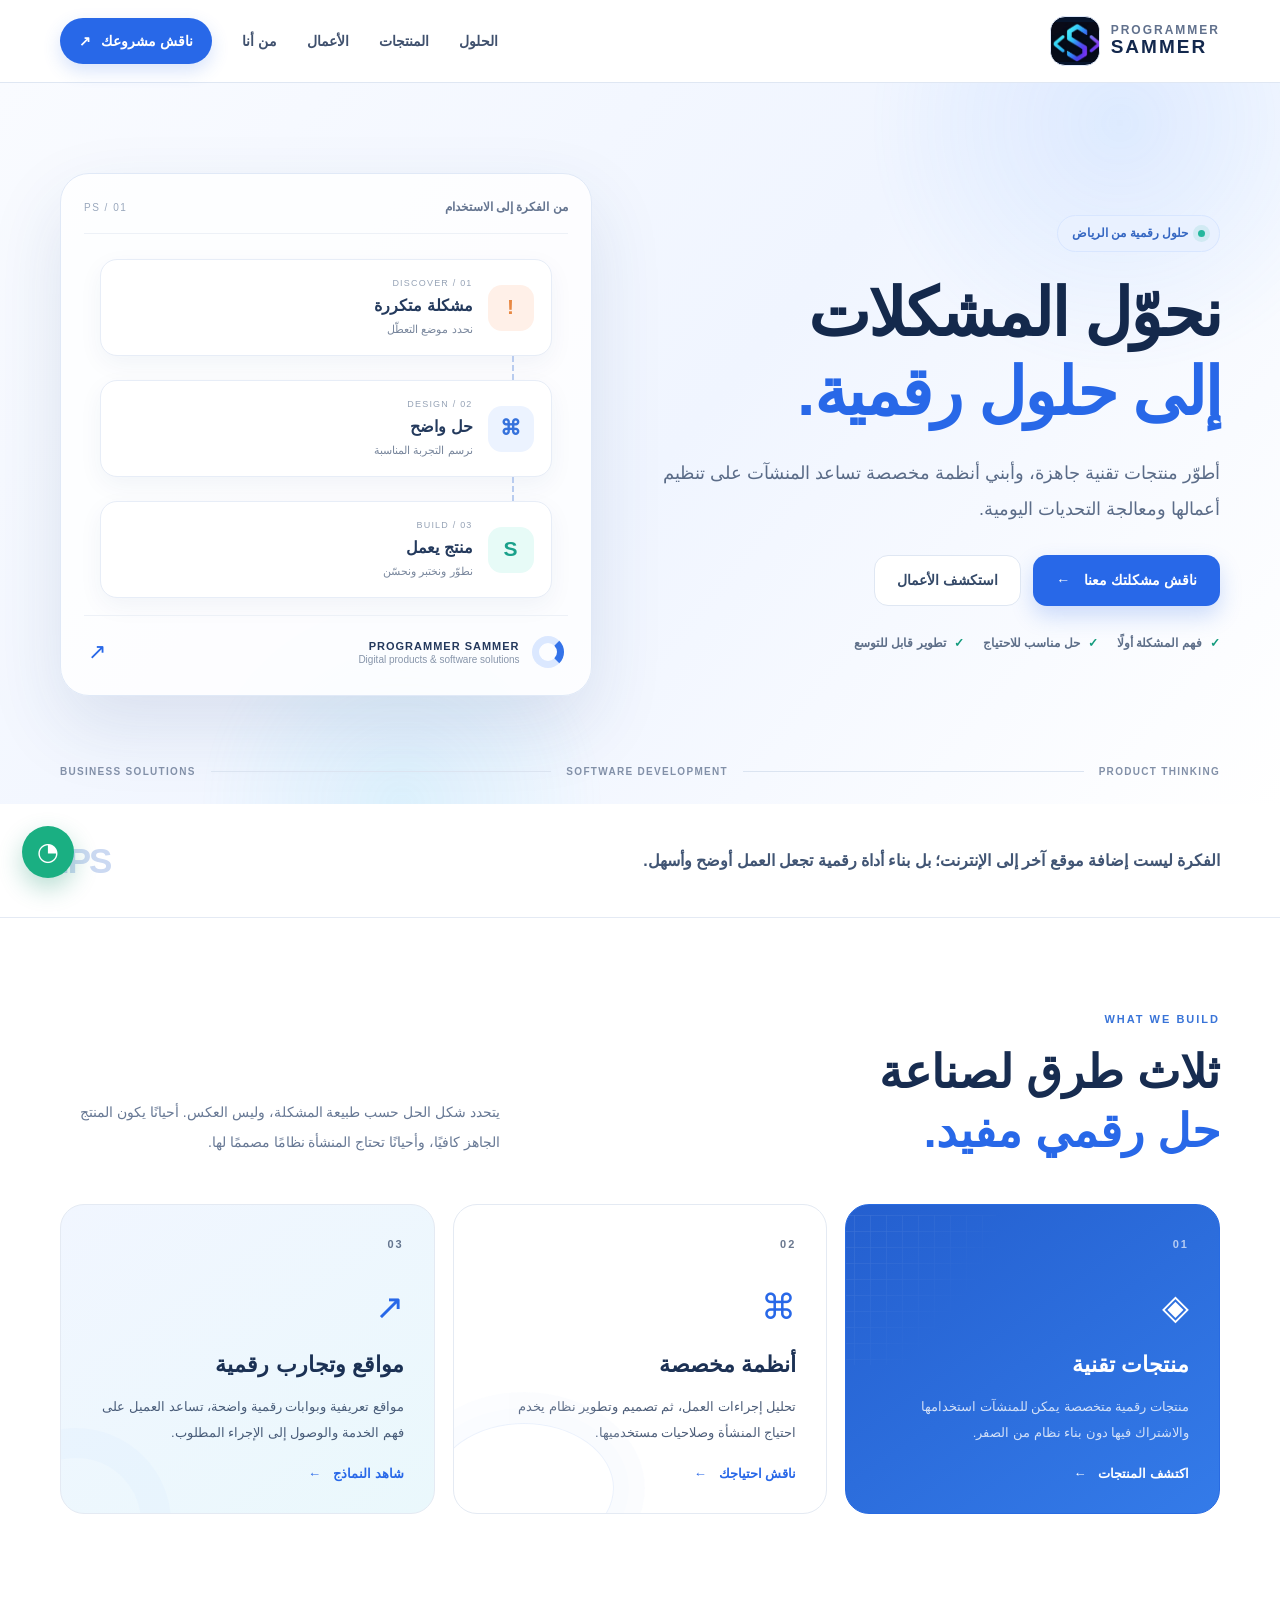
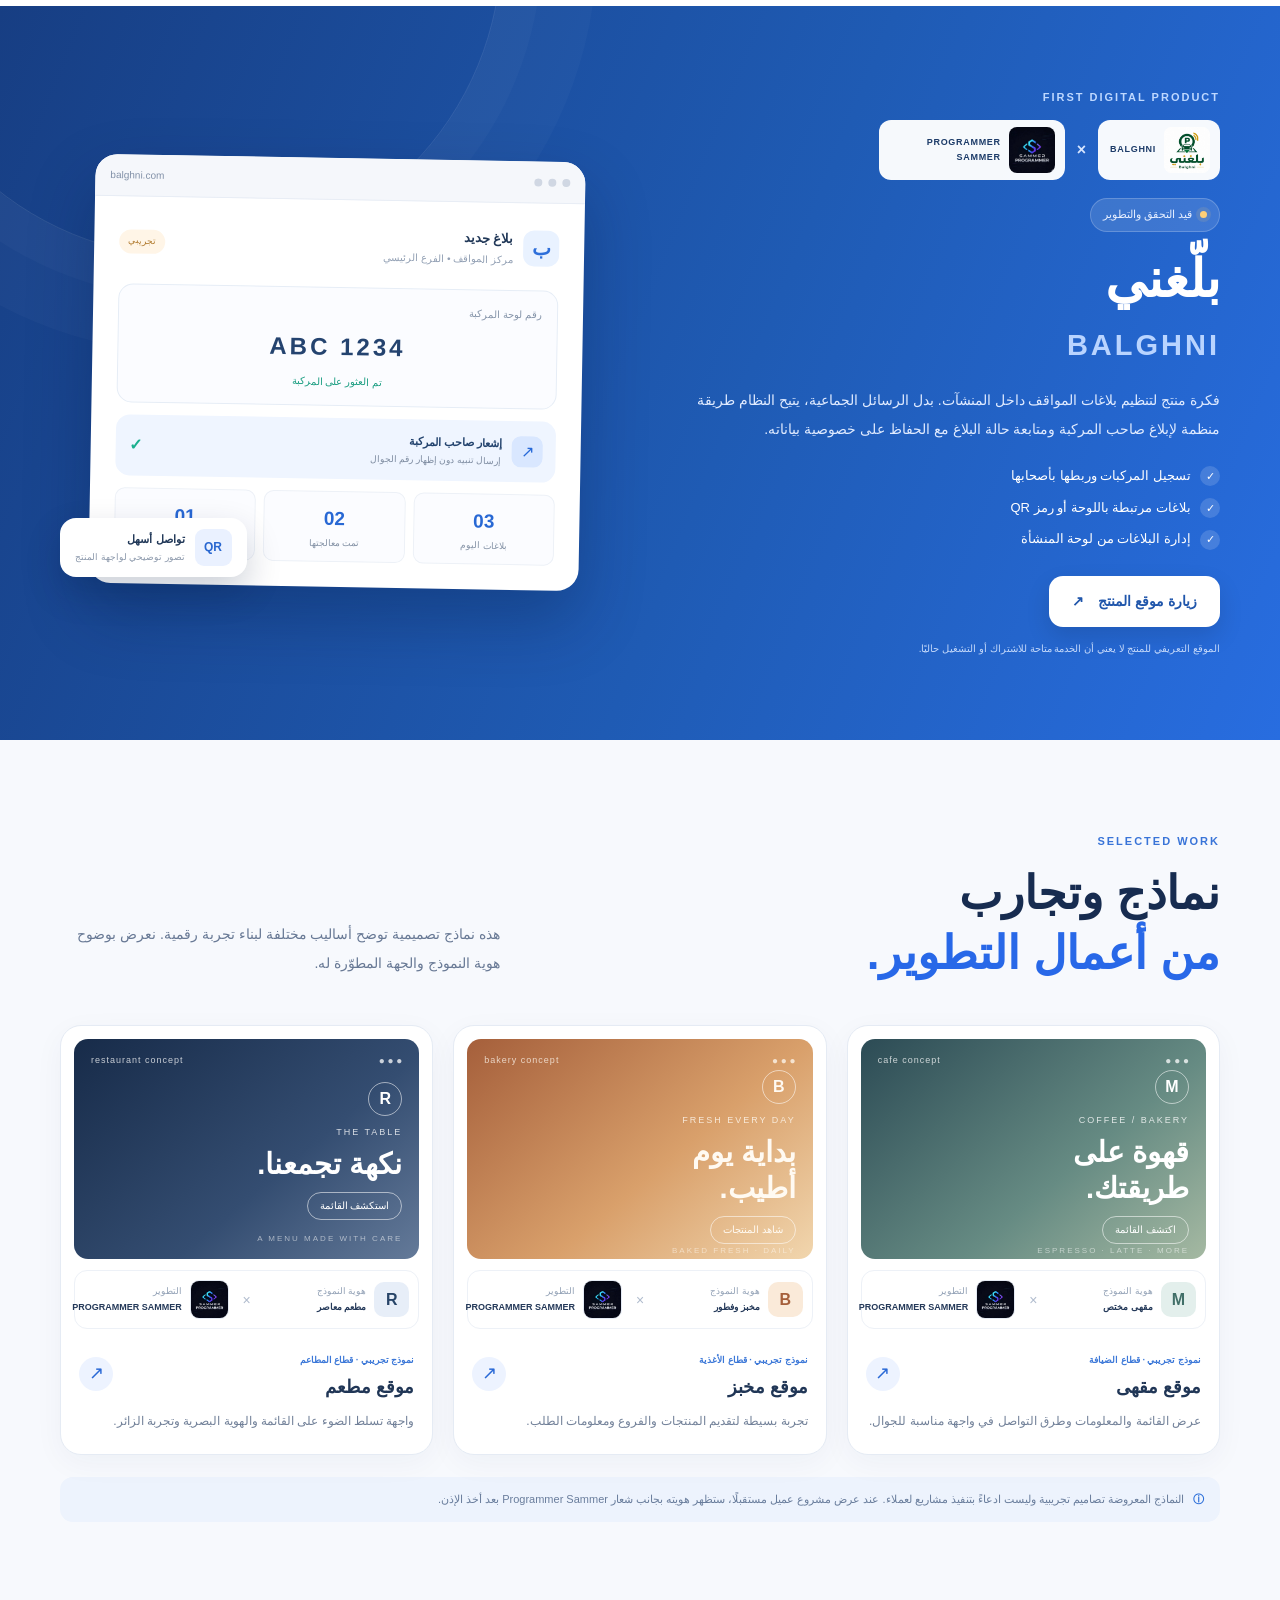
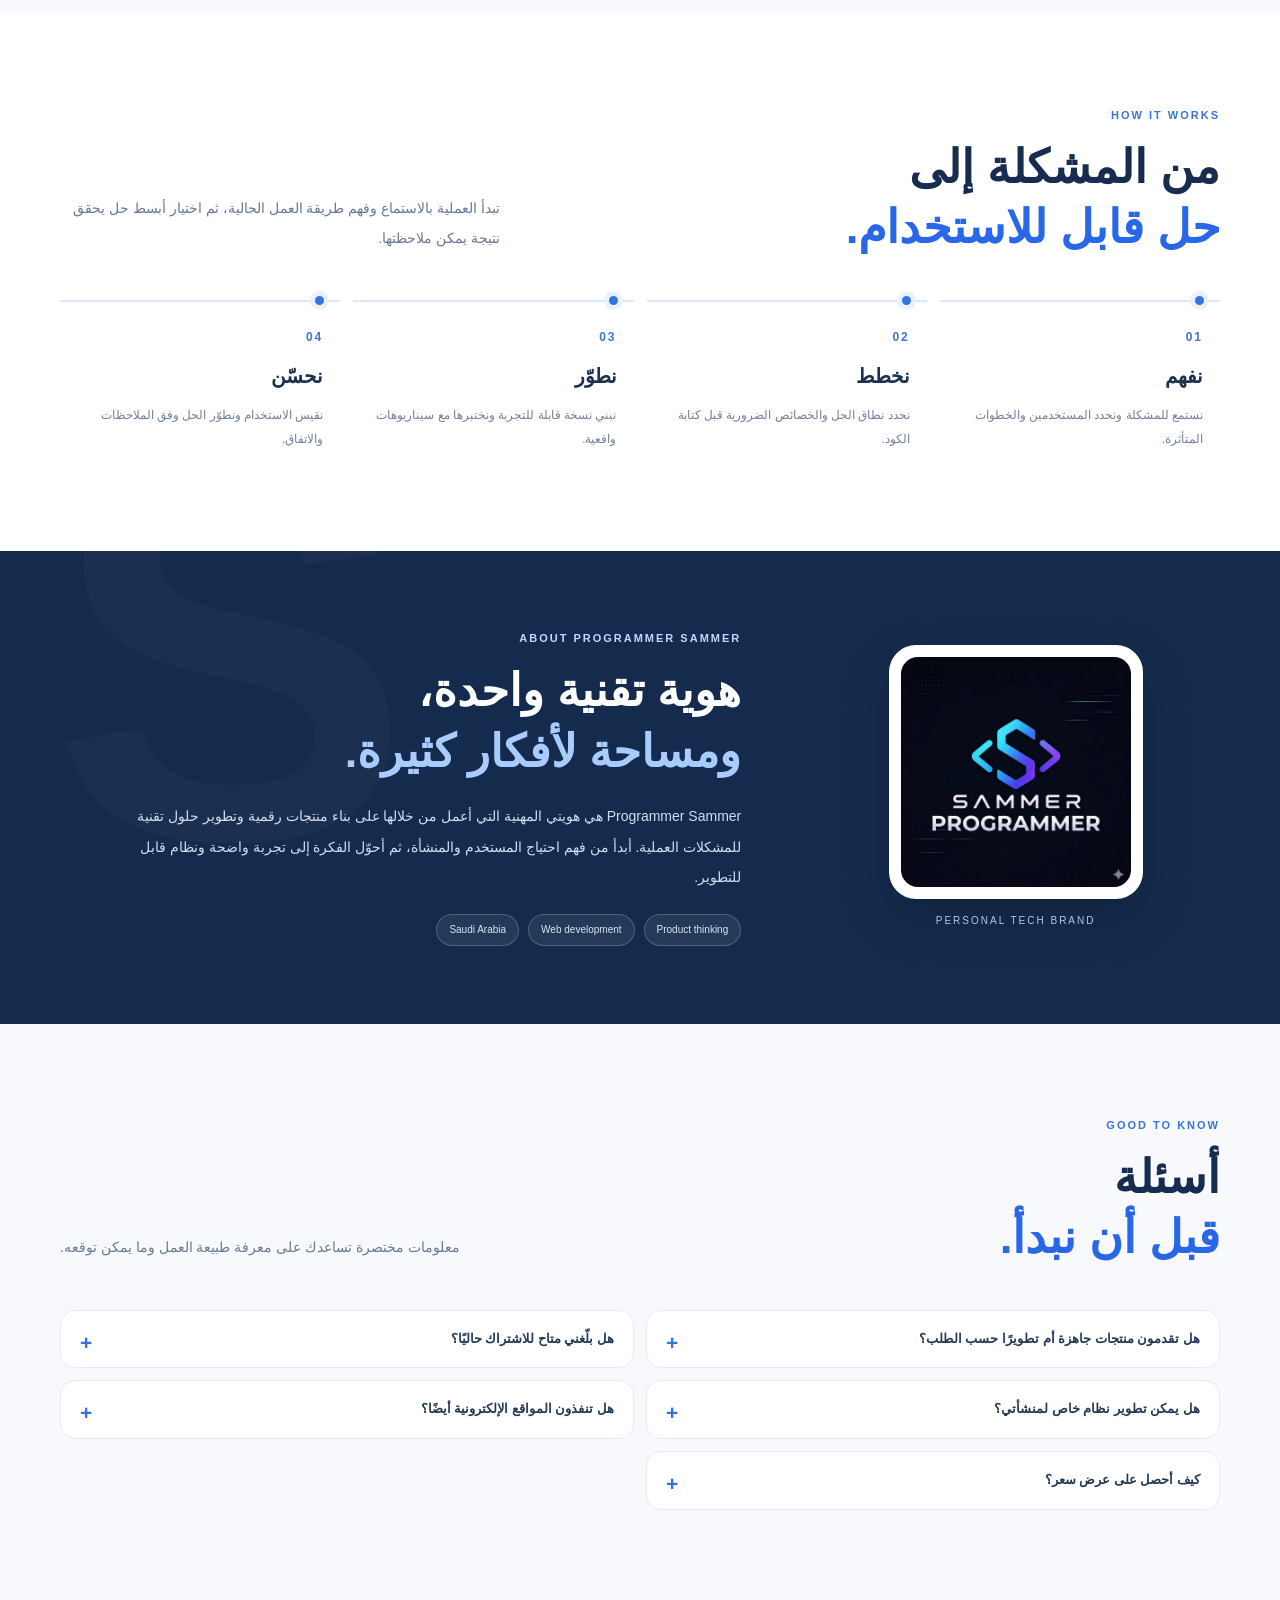
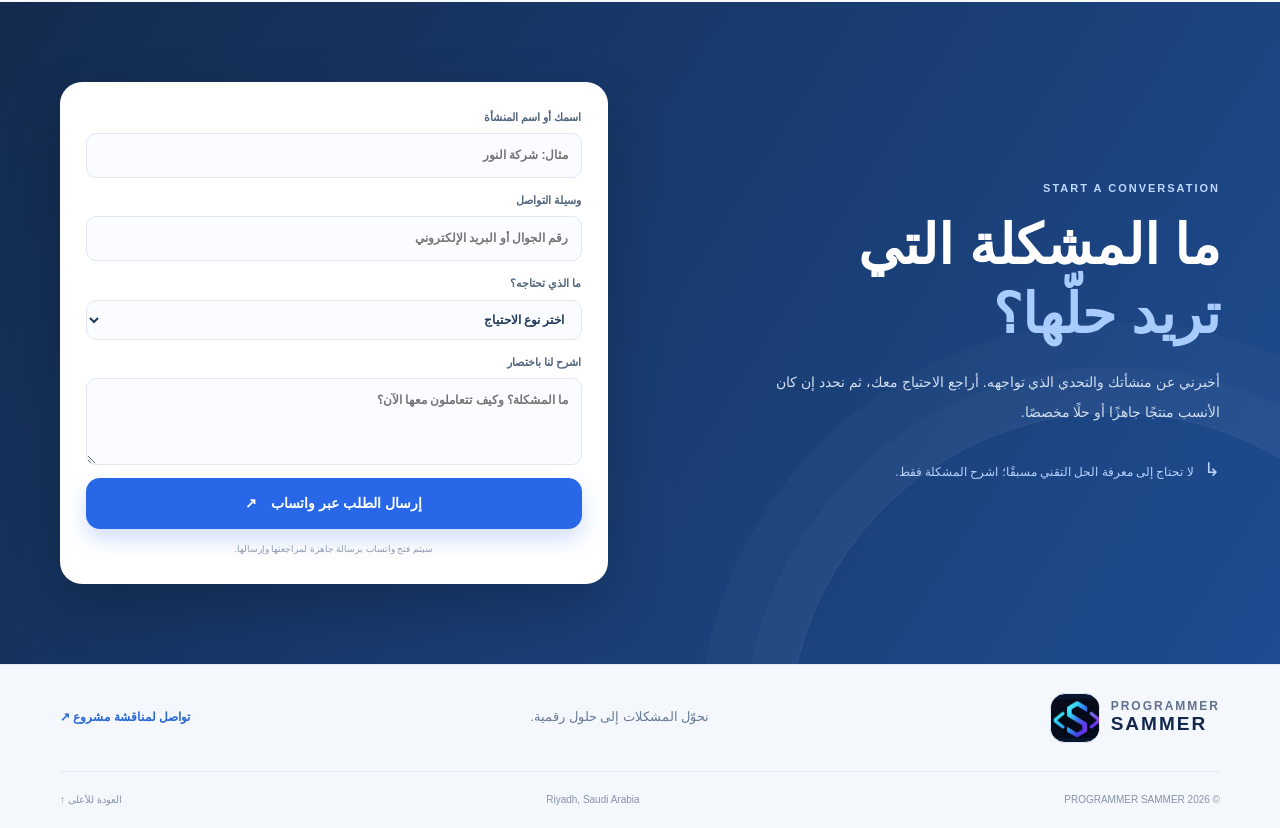
<file: programmer-sammer-website/index.html>
<!doctype html>
<html lang="ar" dir="rtl">
<head>
  <meta charset="utf-8">
  <meta name="viewport" content="width=device-width, initial-scale=1">
  <title>PROGRAMMER SAMMER | حلول ومنتجات تقنية في الرياض</title>
  <meta name="description" content="Programmer Sammer يطوّر منتجات رقمية وأنظمة مخصصة ومواقع إلكترونية تساعد المنشآت على تحويل المشكلات إلى حلول عملية.">
  <meta name="theme-color" content="#f7f9fd">
  <link rel="canonical" href="https://programmersammer.com/">
  <meta property="og:type" content="website">
  <meta property="og:title" content="PROGRAMMER SAMMER | نحوّل المشكلات إلى حلول رقمية">
  <meta property="og:description" content="منتجات تقنية، أنظمة مخصصة، وتجارب رقمية للأعمال والمنشآت.">
  <meta property="og:image" content="https://programmersammer.com/og-image.jpg">
  <meta property="og:url" content="https://programmersammer.com/">
  <meta name="twitter:card" content="summary_large_image">
  <link rel="icon" type="image/png" href="sammer-symbol.png">
  <link rel="stylesheet" href="styles.css">
  <script type="application/ld+json">
  {
    "@context":"https://schema.org",
    "@type":"Person",
    "name":"Programmer Sammer",
    "url":"https://programmersammer.com/",
    "jobTitle":"مطور ومصمم حلول رقمية",
    "address":{"@type":"PostalAddress","addressLocality":"Riyadh","addressCountry":"SA"}
  }
  </script>
</head>
<body>
  <a class="skip-link" href="#main">تجاوز إلى المحتوى</a>
  <header class="site-header">
    <div class="container nav-wrap">
      <a class="brand" href="#home" aria-label="PROGRAMMER SAMMER - الرئيسية">
        <span class="brand-mark"><img src="sammer-symbol.png" alt=""></span>
        <span class="brand-type"><strong>PROGRAMMER</strong><b>SAMMER</b></span>
      </a>
      <button class="menu-toggle" id="menuToggle" aria-label="فتح القائمة" aria-expanded="false" aria-controls="mainNav"><span></span><span></span><span></span></button>
      <nav class="main-nav" id="mainNav" aria-label="القائمة الرئيسية">
        <a href="#solutions">الحلول</a>
        <a href="#products">المنتجات</a>
        <a href="#work">الأعمال</a>
        <a href="#about">من أنا</a>
        <a href="#contact" class="nav-cta">ناقش مشروعك <span>↗</span></a>
      </nav>
    </div>
  </header>

  <main id="main">
    <section class="hero" id="home">
      <div class="hero-glow glow-one"></div><div class="hero-glow glow-two"></div>
      <div class="container hero-layout">
        <div class="hero-copy reveal">
          <div class="eyebrow"><span class="pulse-dot"></span> حلول رقمية من الرياض</div>
          <h1>نحوّل المشكلات<br><span>إلى حلول رقمية.</span></h1>
          <p class="hero-lead">أطوّر منتجات تقنية جاهزة، وأبني أنظمة مخصصة تساعد المنشآت على تنظيم أعمالها ومعالجة التحديات اليومية.</p>
          <div class="hero-actions">
            <a class="button button-primary" href="#contact">ناقش مشكلتك معنا <span>←</span></a>
            <a class="button button-quiet" href="#work">استكشف الأعمال</a>
          </div>
          <div class="hero-notes"><span><i>✓</i> فهم المشكلة أولًا</span><span><i>✓</i> حل مناسب للاحتياج</span><span><i>✓</i> تطوير قابل للتوسع</span></div>
        </div>
        <div class="hero-art reveal" aria-label="مراحل تحويل المشكلة إلى حل رقمي">
          <div class="art-topline"><span class="art-label">من الفكرة إلى الاستخدام</span><span class="art-index">PS / 01</span></div>
          <div class="solution-flow">
            <div class="flow-node node-problem"><span class="node-icon">!</span><div><small>01 / DISCOVER</small><strong>مشكلة متكررة</strong><p>نحدد موضع التعطّل</p></div></div>
            <div class="flow-connector"><span></span></div>
            <div class="flow-node node-design"><span class="node-icon">⌘</span><div><small>02 / DESIGN</small><strong>حل واضح</strong><p>نرسم التجربة المناسبة</p></div></div>
            <div class="flow-connector"><span></span></div>
            <div class="flow-node node-build"><span class="node-icon">S</span><div><small>03 / BUILD</small><strong>منتج يعمل</strong><p>نطوّر ونختبر ونحسّن</p></div></div>
          </div>
          <div class="art-footer"><span class="art-orbit"></span><div><b>PROGRAMMER SAMMER</b><small>Digital products & software solutions</small></div><span class="art-arrow">↗</span></div>
        </div>
      </div>
      <div class="container hero-bottom"><span>PRODUCT THINKING</span><span class="bottom-line"></span><span>SOFTWARE DEVELOPMENT</span><span class="bottom-line"></span><span>BUSINESS SOLUTIONS</span></div>
    </section>

    <section class="intro-strip">
      <div class="container intro-grid"><p>الفكرة ليست إضافة موقع آخر إلى الإنترنت؛ بل بناء أداة رقمية تجعل العمل أوضح وأسهل.</p><span class="intro-sign">PS.</span></div>
    </section>

    <section class="section" id="solutions">
      <div class="container">
        <div class="section-heading reveal"><div><span class="section-kicker">WHAT WE BUILD</span><h2>ثلاث طرق لصناعة<br><em>حل رقمي مفيد.</em></h2></div><p>يتحدد شكل الحل حسب طبيعة المشكلة، وليس العكس. أحيانًا يكون المنتج الجاهز كافيًا، وأحيانًا تحتاج المنشأة نظامًا مصممًا لها.</p></div>
        <div class="solution-cards">
          <article class="solution-card card-blue reveal"><div class="card-number">01</div><div class="card-symbol">◈</div><h3>منتجات تقنية</h3><p>منتجات رقمية متخصصة يمكن للمنشآت استخدامها والاشتراك فيها دون بناء نظام من الصفر.</p><a href="#products" class="text-link">اكتشف المنتجات <span>←</span></a><div class="card-decoration deco-grid"></div></article>
          <article class="solution-card card-white reveal"><div class="card-number">02</div><div class="card-symbol symbol-outline">⌘</div><h3>أنظمة مخصصة</h3><p>تحليل إجراءات العمل، ثم تصميم وتطوير نظام يخدم احتياج المنشأة وصلاحيات مستخدميها.</p><a href="#contact" class="text-link">ناقش احتياجك <span>←</span></a><div class="card-decoration deco-lines"></div></article>
          <article class="solution-card card-soft reveal"><div class="card-number">03</div><div class="card-symbol symbol-outline">↗</div><h3>مواقع وتجارب رقمية</h3><p>مواقع تعريفية وبوابات رقمية واضحة، تساعد العميل على فهم الخدمة والوصول إلى الإجراء المطلوب.</p><a href="#work" class="text-link">شاهد النماذج <span>←</span></a><div class="card-decoration deco-circle"></div></article>
        </div>
      </div>
    </section>

    <section class="product-section" id="products">
      <div class="container product-layout">
        <div class="product-copy reveal"><span class="section-kicker kicker-light">FIRST DIGITAL PRODUCT</span><div class="product-brand-pair"><div class="product-brand-logo"><img src="balghni-logo.jpg" alt="شعار بلّغني"><span>BALGHNI</span></div><span class="pair-divider">×</span><div class="product-brand-logo maker-logo"><img src="logo.jpg" alt="شعار Programmer Sammer"><span>PROGRAMMER SAMMER</span></div></div><div class="product-state"><span></span> قيد التحقق والتطوير</div><h2>بلّغني<br><em>BALGHNI</em></h2><p>فكرة منتج لتنظيم بلاغات المواقف داخل المنشآت. بدل الرسائل الجماعية، يتيح النظام طريقة منظمة لإبلاغ صاحب المركبة ومتابعة حالة البلاغ مع الحفاظ على خصوصية بياناته.</p><ul class="product-points"><li>تسجيل المركبات وربطها بأصحابها</li><li>بلاغات مرتبطة باللوحة أو رمز QR</li><li>إدارة البلاغات من لوحة المنشأة</li></ul><a class="button button-white" href="https://balghni.com/" target="_blank" rel="noopener">زيارة موقع المنتج <span>↗</span></a><small class="product-disclaimer">الموقع التعريفي للمنتج لا يعني أن الخدمة متاحة للاشتراك أو التشغيل حاليًا.</small></div>
        <div class="product-visual reveal"><div class="product-window"><div class="window-bar"><span></span><span></span><span></span><b>balghni.com</b></div><div class="parking-ui"><div class="parking-heading"><span class="mini-brand">ب</span><div><b>بلاغ جديد</b><small>مركز المواقف • الفرع الرئيسي</small></div><span class="status-pill">تجريبي</span></div><div class="plate-box"><small>رقم لوحة المركبة</small><strong>ABC 1234</strong><span>تم العثور على المركبة</span></div><div class="notify-box"><span class="notify-icon">↗</span><div><b>إشعار صاحب المركبة</b><small>إرسال تنبيه دون إظهار رقم الجوال</small></div><span class="tiny-check">✓</span></div><div class="parking-stats"><div><b>03</b><small>بلاغات اليوم</small></div><div><b>02</b><small>تمت معالجتها</small></div><div><b>01</b><small>قيد المتابعة</small></div></div></div></div><div class="product-float"><span>QR</span><div><b>تواصل أسهل</b><small>تصور توضيحي لواجهة المنتج</small></div></div></div>
      </div>
    </section>

    <section class="section work-section" id="work">
      <div class="container">
        <div class="section-heading reveal"><div><span class="section-kicker">SELECTED WORK</span><h2>نماذج وتجارب<br><em>من أعمال التطوير.</em></h2></div><p>هذه نماذج تصميمية توضح أساليب مختلفة لبناء تجربة رقمية. نعرض بوضوح هوية النموذج والجهة المطوّرة له.</p></div>
        <div class="work-grid">
          <article class="work-card reveal"><a class="work-preview preview-cafe" href="demos/cafe.html" target="_blank" rel="noopener" aria-label="مشاهدة نموذج المقهى"><div class="preview-top"><span>● ● ●</span><small>cafe concept</small></div><div class="preview-content"><span class="preview-logo cafe-logo">M</span><small>COFFEE / BAKERY</small><strong>قهوة على<br>طريقتك.</strong><span class="preview-cta">اكتشف القائمة</span></div><div class="preview-bottom">ESPRESSO · LATTE · MORE</div></a><div class="work-meta"><div class="project-brand"><span class="project-monogram monogram-cafe">M</span><span><small>هوية النموذج</small><b>مقهى مختص</b></span></div><span class="brand-plus">×</span><div class="maker-brand"><img src="logo.jpg" alt="الشعار الأزرق لـ Programmer Sammer"><span><small>التطوير</small><b>PROGRAMMER SAMMER</b></span></div></div><div class="work-info"><div><span class="work-type">نموذج تجريبي · قطاع الضيافة</span><h3>موقع مقهى</h3></div><a class="round-link" href="demos/cafe.html" target="_blank" rel="noopener" aria-label="مشاهدة نموذج المقهى">↗</a></div><p>عرض القائمة والمعلومات وطرق التواصل في واجهة مناسبة للجوال.</p></article>
          <article class="work-card reveal"><a class="work-preview preview-bakery" href="demos/bakery.html" target="_blank" rel="noopener" aria-label="مشاهدة نموذج المخبز"><div class="preview-top"><span>● ● ●</span><small>bakery concept</small></div><div class="preview-content"><span class="preview-logo bakery-logo">B</span><small>FRESH EVERY DAY</small><strong>بداية يوم<br>أطيب.</strong><span class="preview-cta">شاهد المنتجات</span></div><div class="preview-bottom">BAKED FRESH · DAILY</div></a><div class="work-meta"><div class="project-brand"><span class="project-monogram monogram-bakery">B</span><span><small>هوية النموذج</small><b>مخبز وفطور</b></span></div><span class="brand-plus">×</span><div class="maker-brand"><img src="logo.jpg" alt="الشعار الأزرق لـ Programmer Sammer"><span><small>التطوير</small><b>PROGRAMMER SAMMER</b></span></div></div><div class="work-info"><div><span class="work-type">نموذج تجريبي · قطاع الأغذية</span><h3>موقع مخبز</h3></div><a class="round-link" href="demos/bakery.html" target="_blank" rel="noopener" aria-label="مشاهدة نموذج المخبز">↗</a></div><p>تجربة بسيطة لتقديم المنتجات والفروع ومعلومات الطلب.</p></article>
          <article class="work-card reveal"><a class="work-preview preview-restaurant" href="demos/restaurant.html" target="_blank" rel="noopener" aria-label="مشاهدة نموذج المطعم"><div class="preview-top"><span>● ● ●</span><small>restaurant concept</small></div><div class="preview-content"><span class="preview-logo restaurant-logo">R</span><small>THE TABLE</small><strong>نكهة تجمعنا.</strong><span class="preview-cta">استكشف القائمة</span></div><div class="preview-bottom">A MENU MADE WITH CARE</div></a><div class="work-meta"><div class="project-brand"><span class="project-monogram monogram-rest">R</span><span><small>هوية النموذج</small><b>مطعم معاصر</b></span></div><span class="brand-plus">×</span><div class="maker-brand"><img src="logo.jpg" alt="الشعار الأزرق لـ Programmer Sammer"><span><small>التطوير</small><b>PROGRAMMER SAMMER</b></span></div></div><div class="work-info"><div><span class="work-type">نموذج تجريبي · قطاع المطاعم</span><h3>موقع مطعم</h3></div><a class="round-link" href="demos/restaurant.html" target="_blank" rel="noopener" aria-label="مشاهدة نموذج المطعم">↗</a></div><p>واجهة تسلط الضوء على القائمة والهوية البصرية وتجربة الزائر.</p></article>
        </div>
        <div class="work-note"><span>ⓘ</span> النماذج المعروضة تصاميم تجريبية وليست ادعاءً بتنفيذ مشاريع لعملاء. عند عرض مشروع عميل مستقبلًا، ستظهر هويته بجانب شعار Programmer Sammer بعد أخذ الإذن.</div>
      </div>
    </section>

    <section class="section process-section">
      <div class="container">
        <div class="section-heading reveal"><div><span class="section-kicker">HOW IT WORKS</span><h2>من المشكلة إلى<br><em>حل قابل للاستخدام.</em></h2></div><p>تبدأ العملية بالاستماع وفهم طريقة العمل الحالية، ثم اختيار أبسط حل يحقق نتيجة يمكن ملاحظتها.</p></div>
        <div class="process-grid"><div class="process-step reveal"><span>01</span><h3>نفهم</h3><p>نستمع للمشكلة ونحدد المستخدمين والخطوات المتأثرة.</p></div><div class="process-step reveal"><span>02</span><h3>نخطط</h3><p>نحدد نطاق الحل والخصائص الضرورية قبل كتابة الكود.</p></div><div class="process-step reveal"><span>03</span><h3>نطوّر</h3><p>نبني نسخة قابلة للتجربة ونختبرها مع سيناريوهات واقعية.</p></div><div class="process-step reveal"><span>04</span><h3>نحسّن</h3><p>نقيس الاستخدام ونطوّر الحل وفق الملاحظات والاتفاق.</p></div></div>
      </div>
    </section>

    <section class="about-section" id="about"><div class="container about-layout"><div class="about-mark reveal"><div class="about-mark-frame"><img src="logo.jpg" alt="الشعار الأزرق الأصلي لبرنامج سامر"></div><span>PERSONAL TECH BRAND</span></div><div class="about-copy reveal"><span class="section-kicker kicker-light">ABOUT PROGRAMMER SAMMER</span><h2>هوية تقنية واحدة،<br><em>ومساحة لأفكار كثيرة.</em></h2><p>Programmer Sammer هي هويتي المهنية التي أعمل من خلالها على بناء منتجات رقمية وتطوير حلول تقنية للمشكلات العملية. أبدأ من فهم احتياج المستخدم والمنشأة، ثم أحوّل الفكرة إلى تجربة واضحة ونظام قابل للتطوير.</p><div class="about-tags"><span>Product thinking</span><span>Web development</span><span>Saudi Arabia</span></div></div></div></section>

    <section class="section faq-section"><div class="container"><div class="section-heading reveal"><div><span class="section-kicker">GOOD TO KNOW</span><h2>أسئلة<br><em>قبل أن نبدأ.</em></h2></div><p>معلومات مختصرة تساعدك على معرفة طبيعة العمل وما يمكن توقعه.</p></div><div class="faq-list"><details><summary>هل تقدمون منتجات جاهزة أم تطويرًا حسب الطلب؟</summary><p>المساران متاحان: منتجات مستقلة قابلة للاشتراك، وأنظمة تطوّر وفق احتياج المنشأة ونطاق عمل متفق عليه.</p></details><details><summary>هل بلّغني متاح للاشتراك حاليًا؟</summary><p>بلّغني منتج قيد التحقق والتطوير. لا نعلن توفر اشتراك أو تشغيل تجاري قبل اكتمال الاختبارات والترتيبات اللازمة.</p></details><details><summary>هل يمكن تطوير نظام خاص لمنشأتي؟</summary><p>نعم، نبدأ بمناقشة المشكلة والإجراءات الحالية، ثم نحدد نطاقًا واضحًا وتكلفة مناسبة قبل الالتزام بالتنفيذ.</p></details><details><summary>هل تنفذون المواقع الإلكترونية أيضًا؟</summary><p>نعم، تشمل الخدمات مواقع تعريفية وصفحات أعمال وبوابات رقمية، حسب احتياج المشروع.</p></details><details><summary>كيف أحصل على عرض سعر؟</summary><p>أرسل نبذة عن المنشأة والمشكلة أو الخدمة المطلوبة، وسأراجع التفاصيل الأولية قبل إعداد عرض مناسب.</p></details></div></div></section>

    <section class="contact-section" id="contact"><div class="container contact-layout"><div class="contact-copy reveal"><span class="section-kicker kicker-light">START A CONVERSATION</span><h2>ما المشكلة التي<br><em>تريد حلّها؟</em></h2><p>أخبرني عن منشأتك والتحدي الذي تواجهه. أراجع الاحتياج معك، ثم نحدد إن كان الأنسب منتجًا جاهزًا أو حلًا مخصصًا.</p><div class="contact-note"><span>↳</span> لا تحتاج إلى معرفة الحل التقني مسبقًا؛ اشرح المشكلة فقط.</div></div><form class="contact-form reveal" id="contactForm"><label>اسمك أو اسم المنشأة<input name="name" required placeholder="مثال: شركة النور"></label><label>وسيلة التواصل<input name="phone" required inputmode="tel" placeholder="رقم الجوال أو البريد الإلكتروني"></label><label>ما الذي تحتاجه؟<select name="need" required><option value="" selected disabled>اختر نوع الاحتياج</option><option>لدي مشكلة تشغيلية وأبحث عن حل</option><option>أرغب في نظام مخصص</option><option>أرغب في موقع أو بوابة إلكترونية</option><option>أرغب في معرفة المزيد عن بلّغني</option><option>طلب آخر</option></select></label><label>اشرح لنا باختصار<textarea name="message" rows="3" placeholder="ما المشكلة؟ وكيف تتعاملون معها الآن؟"></textarea></label><button class="button button-primary submit-button" type="submit">إرسال الطلب عبر واتساب <span>↗</span></button><small class="form-hint">سيتم فتح واتساب برسالة جاهزة لمراجعتها وإرسالها.</small></form></div></section>
  </main>

  <footer class="site-footer"><div class="container footer-main"><a class="brand footer-brand" href="#home"><span class="brand-mark"><img src="sammer-symbol.png" alt=""></span><span class="brand-type"><strong>PROGRAMMER</strong><b>SAMMER</b></span></a><p>نحوّل المشكلات إلى حلول رقمية.</p><a href="#contact">تواصل لمناقشة مشروع <span>↗</span></a></div><div class="container footer-bottom"><span>© <span id="year">2026</span> PROGRAMMER SAMMER</span><span>Riyadh, Saudi Arabia</span><a href="#home">العودة للأعلى ↑</a></div></footer>
  <a class="floating-contact" href="https://wa.me/966576124840?text=%D8%A7%D9%84%D8%B3%D9%84%D8%A7%D9%85%20%D8%B9%D9%84%D9%8A%D9%83%D9%85%D8%8C%20%D8%A3%D8%B1%D8%BA%D8%A8%20%D9%81%D9%8A%20%D9%85%D9%86%D8%A7%D9%82%D8%B4%D8%A9%20%D9%85%D8%B4%D8%B1%D9%88%D8%B9%20%D8%AA%D9%82%D9%86%D9%8A." target="_blank" rel="noopener" aria-label="تواصل عبر واتساب"><span>◔</span></a>
  <script src="script.js" defer></script>
</body>
</html>
</file>
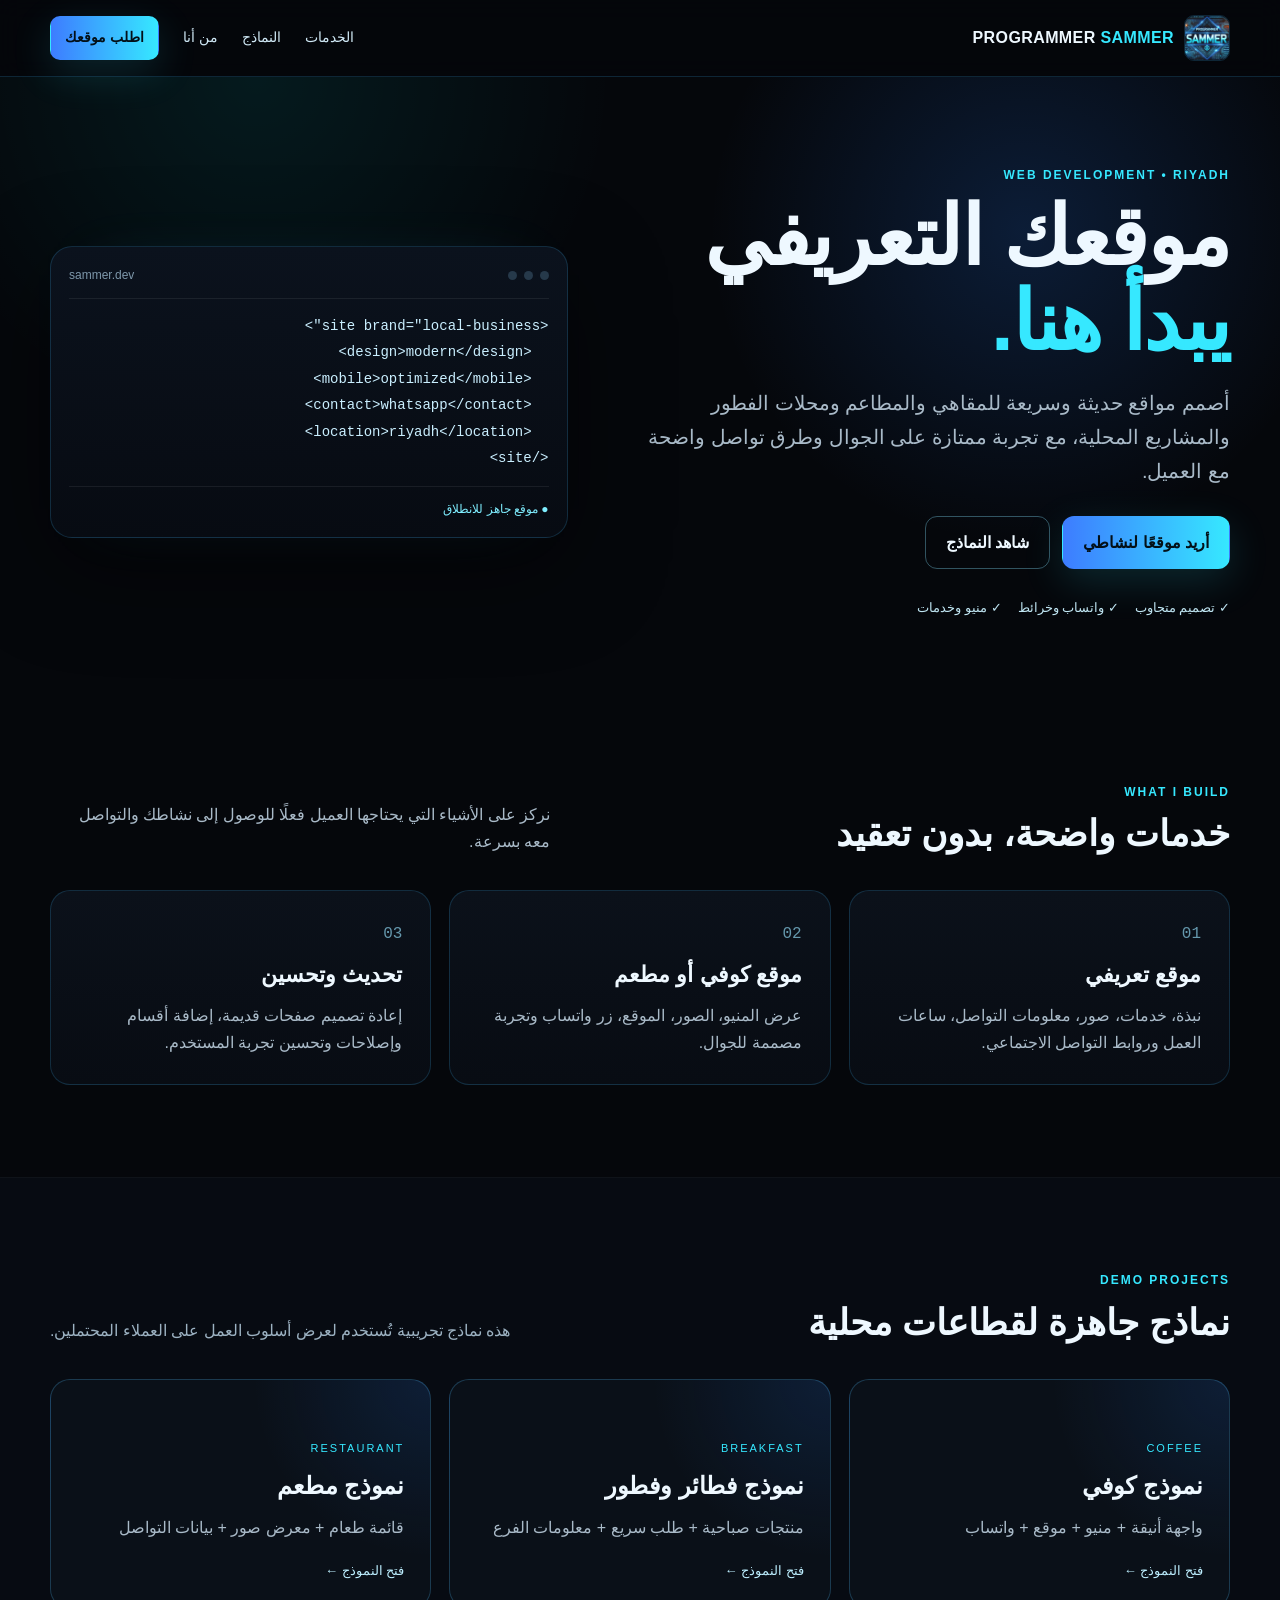
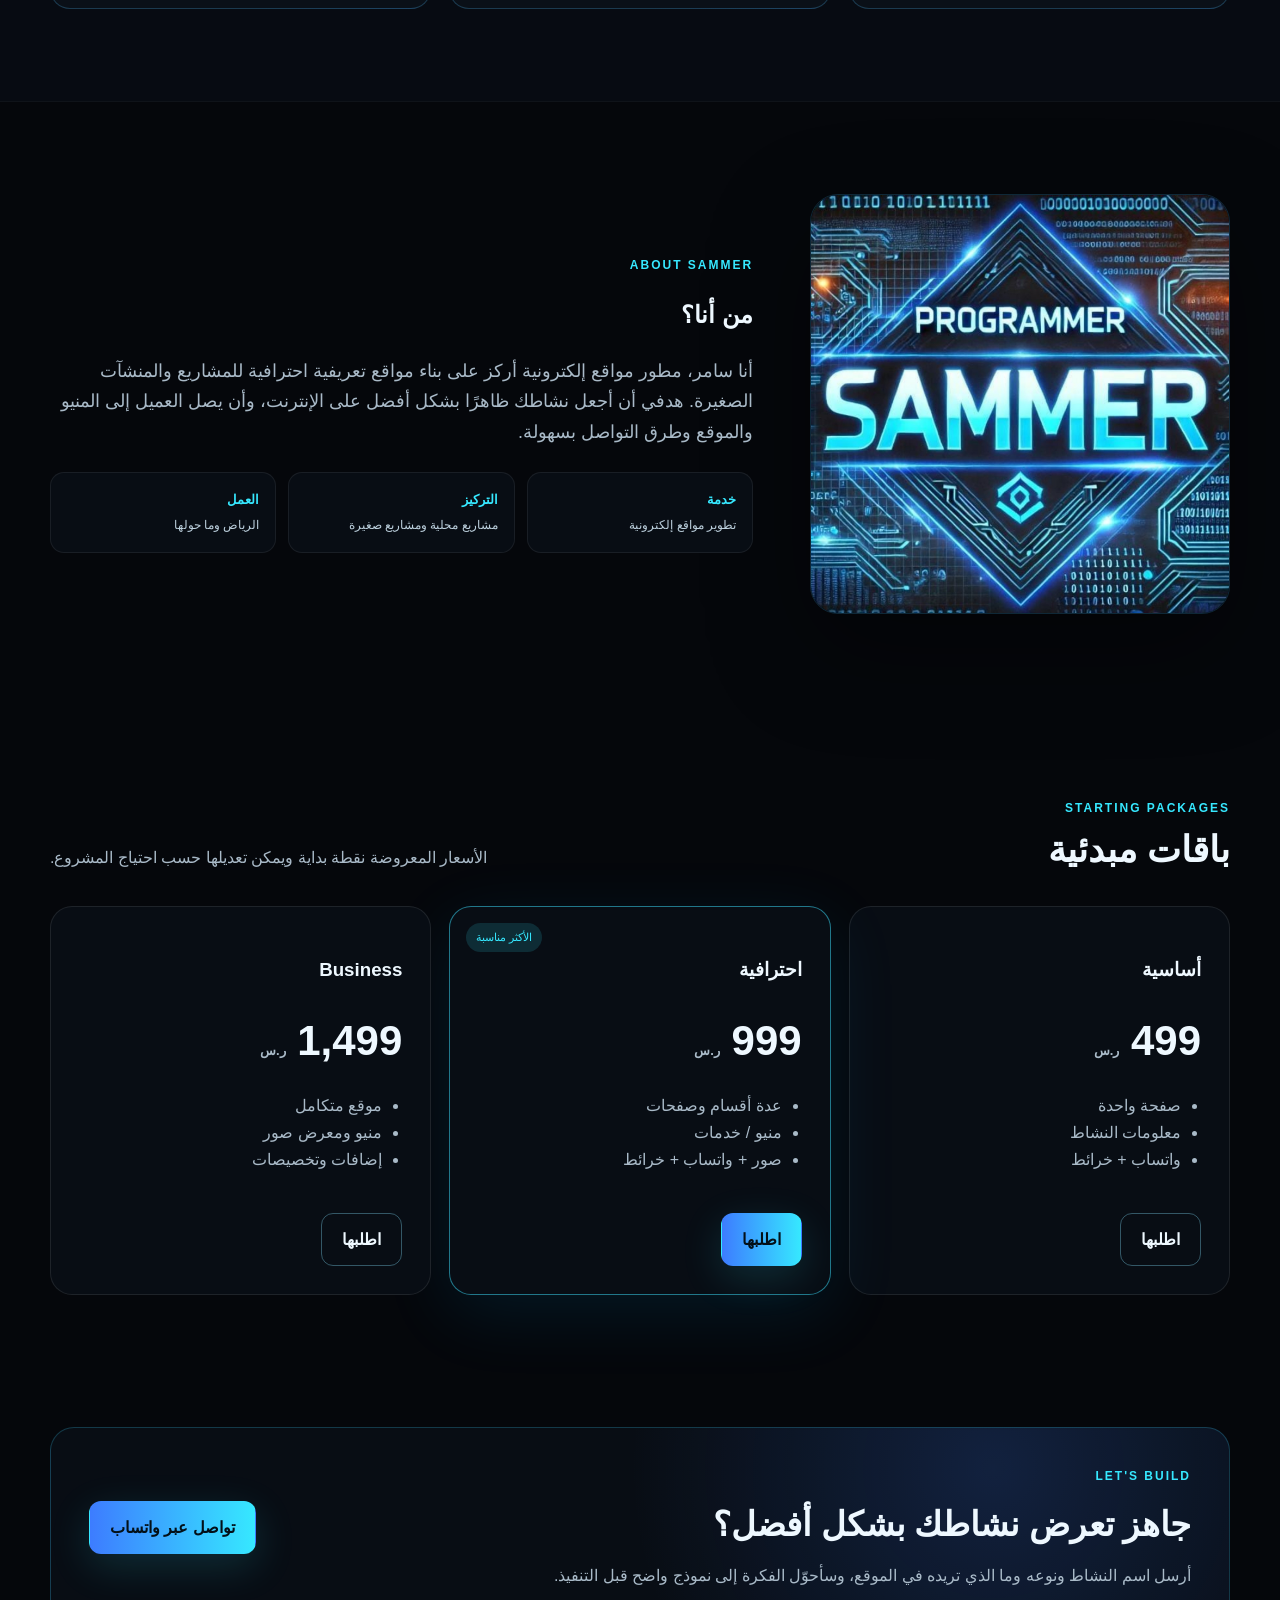
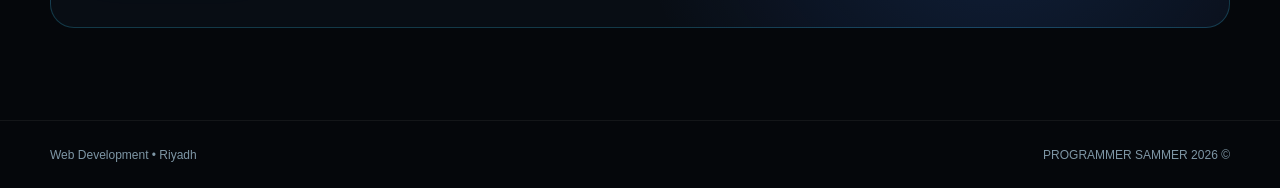
<file: programmer_sammer_site/index.html>
<!doctype html>
<html lang="ar" dir="rtl">
<head>
  <meta charset="utf-8">
  <meta name="viewport" content="width=device-width, initial-scale=1">
  <title>PROGRAMMER SAMMER | تصميم وتطوير مواقع</title>
  <meta name="description" content="PROGRAMMER SAMMER - تصميم وتطوير مواقع تعريفية احترافية للكافيهات والمطاعم والمشاريع المحلية في الرياض.">
  <link rel="stylesheet" href="styles.css">
</head>
<body>
<header class="nav-wrap">
  <nav class="container nav">
    <a class="brand" href="#top" aria-label="PROGRAMMER SAMMER">
      <img src="logo.jpg" alt="PROGRAMMER SAMMER">
      <span>PROGRAMMER <b>SAMMER</b></span>
    </a>
    <div class="nav-links">
      <a href="#services">الخدمات</a>
      <a href="#demos">النماذج</a>
      <a href="#about">من أنا</a>
      <a class="btn btn-small" href="#contact">اطلب موقعك</a>
    </div>
  </nav>
</header>

<main id="top">
  <section class="hero">
    <div class="container hero-grid">
      <div>
        <div class="eyebrow">WEB DEVELOPMENT • RIYADH</div>
        <h1>موقعك التعريفي<br><span>يبدأ هنا.</span></h1>
        <p class="lead">أصمم مواقع حديثة وسريعة للمقاهي والمطاعم ومحلات الفطور والمشاريع المحلية، مع تجربة ممتازة على الجوال وطرق تواصل واضحة مع العميل.</p>
        <div class="hero-actions">
          <a class="btn" href="#contact">أريد موقعًا لنشاطي</a>
          <a class="btn btn-outline" href="#demos">شاهد النماذج</a>
        </div>
        <div class="trust-row">
          <span>✓ تصميم متجاوب</span>
          <span>✓ واتساب وخرائط</span>
          <span>✓ منيو وخدمات</span>
        </div>
      </div>
      <div class="hero-card">
        <div class="card-glow"></div>
        <div class="terminal">
          <div class="term-top"><i></i><i></i><i></i><span>sammer.dev</span></div>
          <pre><code>&lt;site brand="local-business"&gt;
  &lt;design&gt;modern&lt;/design&gt;
  &lt;mobile&gt;optimized&lt;/mobile&gt;
  &lt;contact&gt;whatsapp&lt;/contact&gt;
  &lt;location&gt;riyadh&lt;/location&gt;
&lt;/site&gt;</code></pre>
          <div class="status">● موقع جاهز للانطلاق</div>
        </div>
      </div>
    </div>
  </section>

  <section id="services" class="section">
    <div class="container">
      <div class="section-head">
        <div><div class="eyebrow">WHAT I BUILD</div><h2>خدمات واضحة، بدون تعقيد</h2></div>
        <p>نركز على الأشياء التي يحتاجها العميل فعلًا للوصول إلى نشاطك والتواصل معه بسرعة.</p>
      </div>
      <div class="cards">
        <article class="service"><span>01</span><h3>موقع تعريفي</h3><p>نبذة، خدمات، صور، معلومات التواصل، ساعات العمل وروابط التواصل الاجتماعي.</p></article>
        <article class="service"><span>02</span><h3>موقع كوفي أو مطعم</h3><p>عرض المنيو، الصور، الموقع، زر واتساب وتجربة مصممة للجوال.</p></article>
        <article class="service"><span>03</span><h3>تحديث وتحسين</h3><p>إعادة تصميم صفحات قديمة، إضافة أقسام وإصلاحات وتحسين تجربة المستخدم.</p></article>
      </div>
    </div>
  </section>

  <section id="demos" class="section section-dark">
    <div class="container">
      <div class="section-head light"><div><div class="eyebrow">DEMO PROJECTS</div><h2>نماذج جاهزة لقطاعات محلية</h2></div><p>هذه نماذج تجريبية تُستخدم لعرض أسلوب العمل على العملاء المحتملين.</p></div>
      <div class="demo-grid">
        <a class="demo" href="demos/cafe.html"><div class="demo-tag">COFFEE</div><h3>نموذج كوفي</h3><p>واجهة أنيقة + منيو + موقع + واتساب</p><span>فتح النموذج ←</span></a>
        <a class="demo" href="demos/bakery.html"><div class="demo-tag">BREAKFAST</div><h3>نموذج فطائر وفطور</h3><p>منتجات صباحية + طلب سريع + معلومات الفرع</p><span>فتح النموذج ←</span></a>
        <a class="demo" href="demos/restaurant.html"><div class="demo-tag">RESTAURANT</div><h3>نموذج مطعم</h3><p>قائمة طعام + معرض صور + بيانات التواصل</p><span>فتح النموذج ←</span></a>
      </div>
    </div>
  </section>

  <section id="about" class="section">
    <div class="container about-grid">
      <div class="about-photo"><img src="logo.jpg" alt="هوية PROGRAMMER SAMMER"></div>
      <div>
        <div class="eyebrow">ABOUT SAMMER</div>
        <h2>من أنا؟</h2>
        <p class="about-text">أنا سامر، مطور مواقع إلكترونية أركز على بناء مواقع تعريفية احترافية للمشاريع والمنشآت الصغيرة. هدفي أن أجعل نشاطك ظاهرًا بشكل أفضل على الإنترنت، وأن يصل العميل إلى المنيو والموقع وطرق التواصل بسهولة.</p>
        <div class="proof"><div><b>خدمة</b><span>تطوير مواقع إلكترونية</span></div><div><b>التركيز</b><span>مشاريع محلية ومشاريع صغيرة</span></div><div><b>العمل</b><span>الرياض وما حولها</span></div></div>
      </div>
    </div>
  </section>

  <section class="section pricing">
    <div class="container">
      <div class="section-head"><div><div class="eyebrow">STARTING PACKAGES</div><h2>باقات مبدئية</h2></div><p>الأسعار المعروضة نقطة بداية ويمكن تعديلها حسب احتياج المشروع.</p></div>
      <div class="price-grid">
        <div class="price-card"><h3>أساسية</h3><div class="price">499 <small>ر.س</small></div><ul><li>صفحة واحدة</li><li>معلومات النشاط</li><li>واتساب + خرائط</li></ul><a href="#contact" class="btn btn-outline">اطلبها</a></div>
        <div class="price-card featured"><div class="badge">الأكثر مناسبة</div><h3>احترافية</h3><div class="price">999 <small>ر.س</small></div><ul><li>عدة أقسام وصفحات</li><li>منيو / خدمات</li><li>صور + واتساب + خرائط</li></ul><a href="#contact" class="btn">اطلبها</a></div>
        <div class="price-card"><h3>Business</h3><div class="price">1,499 <small>ر.س</small></div><ul><li>موقع متكامل</li><li>منيو ومعرض صور</li><li>إضافات وتخصيصات</li></ul><a href="#contact" class="btn btn-outline">اطلبها</a></div>
      </div>
    </div>
  </section>

  <section id="contact" class="section contact-section">
    <div class="container contact-box">
      <div><div class="eyebrow">LET'S BUILD</div><h2>جاهز تعرض نشاطك بشكل أفضل؟</h2><p>أرسل اسم النشاط ونوعه وما الذي تريده في الموقع، وسأحوّل الفكرة إلى نموذج واضح قبل التنفيذ.</p></div>
      <a class="btn" href="https://wa.me/966576124840?text=%D8%A7%D9%84%D8%B3%D9%84%D8%A7%D9%85%20%D8%B9%D9%84%D9%8A%D9%83%D9%85%D8%8C%20%D8%A3%D8%B1%D9%8A%D8%AF%20%D9%85%D9%88%D9%82%D8%B9%D9%8B%D8%A7%20%D9%84%D9%86%D8%B4%D8%A7%D8%B7%D9%8A">تواصل عبر واتساب</a>
    </div>
  </section>
</main>

<footer><div class="container footer"><span>© 2026 PROGRAMMER SAMMER</span><span>Web Development • Riyadh</span></div></footer>
<script src="script.js"></script>
</body>
</html>
</file>
<file: styles.css>
:root{--ink:#172b4d;--ink2:#294267;--muted:#647895;--muted2:#8898af;--blue:#2767d8;--blue2:#408be8;--cyan:#20b9dd;--purple:#7857e9;--line:#e5edf7;--paper:#f7faff;--soft:#edf4ff;--white:#fff;--max:1160px;--shadow:0 16px 44px rgba(25,62,112,.09)}
*{box-sizing:border-box;margin:0;padding:0}
html{scroll-behavior:smooth;scroll-padding-top:100px}
body{font-family:"IBM Plex Sans Arabic",Tahoma,"Segoe UI",Arial,sans-serif;color:var(--ink);background:#fff;line-height:1.75;overflow-x:hidden}
body.en{font-family:Manrope,"Segoe UI",Arial,sans-serif;direction:ltr}
a{color:inherit;text-decoration:none}button,input,select,textarea{font:inherit}button,a{-webkit-tap-highlight-color:transparent}button{cursor:pointer}
.container{width:min(var(--max),calc(100% - 48px));margin-inline:auto}.skip-link{position:absolute;top:-70px;right:14px;background:var(--blue);color:#fff;padding:9px 15px;border-radius:10px;z-index:999}.skip-link:focus{top:12px}
.site-header{position:sticky;top:0;z-index:100;background:rgba(255,255,255,.94);backdrop-filter:blur(18px);border-bottom:1px solid rgba(225,234,246,.95)}.nav-wrap{min-height:82px;display:flex;align-items:center;justify-content:space-between;gap:22px}.brand{display:inline-flex;align-items:center;gap:11px;direction:ltr;text-align:left;flex:none}.brand-mark{width:48px;height:48px;border-radius:15px;background:#0b1530;display:grid;place-items:center;border:1px solid #dce7f8;overflow:hidden;box-shadow:0 5px 15px rgba(22,47,93,.12)}.brand-mark img{width:100%;height:100%;object-fit:contain}.brand-type{display:flex;flex-direction:column;line-height:1.08;letter-spacing:1.5px}.brand-type strong{font-family:Manrope,Arial,sans-serif;font-size:11px;color:#6c7c95;letter-spacing:2px}.brand-type b{font-family:Manrope,Arial,sans-serif;font-size:19px;font-weight:800;color:#172b4d;letter-spacing:2px}
.header-actions{display:flex;align-items:center;gap:15px}.main-nav{display:flex;align-items:center;gap:27px;color:#4c607d;font-size:13px;font-weight:700}.main-nav>a:not(.nav-cta):hover{color:var(--blue)}.nav-cta{background:var(--blue);color:#fff;padding:10px 18px;border-radius:999px;box-shadow:0 7px 18px rgba(39,103,216,.18);transition:.2s}.nav-cta:hover{background:#1d55bd;transform:translateY(-2px)}.nav-cta span{margin-inline-start:6px}.language-toggle{height:39px;padding:0 14px;border:1px solid #dce6f4;background:#fff;border-radius:999px;color:#345579;font-size:11px;font-weight:800;direction:ltr}.language-toggle:hover{border-color:#9ab9eb;background:#f8fbff}.menu-toggle{display:none;border:1px solid #e0e9f5;background:#f2f6fc;width:43px;height:43px;border-radius:12px;align-items:center;justify-content:center;flex-direction:column;gap:5px}.menu-toggle span{width:18px;height:2px;background:var(--ink);border-radius:3px}
.hero{position:relative;overflow:hidden;background:linear-gradient(125deg,#f9fbff 0%,#eff6ff 55%,#fff 100%);padding:86px 0 22px;min-height:620px}.hero-orb{position:absolute;border-radius:50%;pointer-events:none}.orb-a{width:500px;height:500px;top:-260px;right:-120px;background:radial-gradient(circle,rgba(72,145,245,.15),transparent 69%)}.orb-b{width:430px;height:430px;bottom:-250px;left:10%;background:radial-gradient(circle,rgba(48,199,221,.11),transparent 70%)}.hero-layout{position:relative;z-index:1;display:grid;grid-template-columns:1.04fr .96fr;align-items:center;gap:65px}.hero-copy{max-width:620px}.eyebrow{display:inline-flex;align-items:center;gap:9px;color:#2f68bd;background:#e8f1ff;border:1px solid #d6e6ff;border-radius:999px;padding:7px 14px;font-size:11px;font-weight:800;margin-bottom:21px}.pulse-dot{width:7px;height:7px;border-radius:50%;background:#24b99c;box-shadow:0 0 0 5px rgba(36,185,156,.12)}.hero h1{font-size:clamp(42px,5.3vw,66px);line-height:1.22;letter-spacing:-1.5px;color:#172d51;font-weight:900;margin-bottom:20px}.hero h1 span{color:var(--blue)}.hero-lead{font-size:17px;color:#5d708d;line-height:2.05;max-width:620px;margin-bottom:25px}.hero-actions{display:flex;align-items:center;gap:11px;flex-wrap:wrap}.button{display:inline-flex;justify-content:center;align-items:center;gap:13px;border:1px solid transparent;border-radius:13px;min-height:49px;padding:11px 21px;font-size:13px;font-weight:800;cursor:pointer;transition:transform .2s,box-shadow .2s,background .2s}.button:hover{transform:translateY(-2px)}.button-primary{background:linear-gradient(110deg,#2868d8,#3989e7);color:#fff;box-shadow:0 9px 21px rgba(39,103,216,.2)}.button-primary:hover{box-shadow:0 13px 25px rgba(39,103,216,.25)}.button-secondary{background:#fff;color:#294b79;border-color:#dce7f5}.button-secondary:hover{border-color:#afc9f0;background:#fafdff}.hero-points{display:flex;gap:17px;flex-wrap:wrap;margin-top:25px;color:#5d708d;font-size:11px;font-weight:700}.hero-points i{font-style:normal;color:#159f82;margin-inline-end:5px;font-weight:900}
.hero-visual{position:relative;background:rgba(255,255,255,.88);border:1px solid #e1eaf7;border-radius:27px;padding:22px 23px;box-shadow:0 24px 65px rgba(32,72,130,.1);min-height:410px}.visual-head{display:flex;align-items:center;justify-content:space-between;border-bottom:1px solid #edf1f7;padding-bottom:13px;color:#657895;font-size:11px;font-weight:800}.visual-head span:last-child{font:700 10px Manrope,sans-serif;letter-spacing:1.6px;color:#9aa9bd}.journey{padding:23px 13px 15px}.journey-step{display:flex;align-items:center;gap:14px;background:#fff;border:1px solid #e7edf7;border-radius:16px;padding:14px 15px;box-shadow:0 7px 20px rgba(26,61,118,.045)}.journey-icon{width:43px;height:43px;border-radius:13px;display:grid;place-items:center;font-size:20px;font-weight:900;flex:none}.icon-problem{background:#fff3e8;color:#d8843c}.icon-plan{background:#edf4ff;color:#3977d7}.icon-build{background:#e9faf6;color:#16a188}.journey-step div{display:flex;flex-direction:column;min-width:0}.journey-step small{font:700 9px Manrope,sans-serif;color:#91a0b4;letter-spacing:1.1px}.journey-step b{font-size:14px;color:#2a4265}.journey-step p{font-size:10px;color:#7c8aa0}.journey-link{height:21px;display:flex;align-items:center;margin-inline-start:35px}.journey-link span{height:100%;border-inline-start:2px dashed #bfd1eb}.visual-foot{border-top:1px solid #edf1f7;padding:15px 4px 0;display:flex;align-items:center;gap:10px}.mini-s-mark{width:32px;height:32px;border-radius:10px;background:linear-gradient(140deg,#0bbde2,#7654e9);color:white;display:grid;place-items:center;font:900 18px Manrope,sans-serif}.visual-foot div{display:flex;flex-direction:column;line-height:1.35}.visual-foot b{font:800 10px Manrope,sans-serif;letter-spacing:.9px;color:#2d4263}.visual-foot small{font-size:10px;color:#8291a7}.visual-arrow{margin-inline-start:auto;color:var(--blue);font-size:21px}.hero-bottom{display:flex;align-items:center;gap:14px;margin-top:54px;color:#8291a8;font:800 9px Manrope,sans-serif;letter-spacing:1.4px;position:relative;z-index:1}.hero-bottom i{height:1px;flex:1;background:#dce6f3}
.value-strip{background:#fff;border-block:1px solid #edf1f7}.value-grid{display:grid;grid-template-columns:repeat(4,1fr);gap:18px;padding:20px 0}.value-grid>div{display:flex;align-items:center;gap:9px;color:#4c6383;font-size:12px;font-weight:700}.value-icon{width:31px;height:31px;border-radius:10px;background:#eef4ff;color:#3576dc;display:grid;place-items:center;font-size:17px;flex:none}
.section{padding:86px 0}.section-heading{display:flex;justify-content:space-between;align-items:end;gap:38px;margin-bottom:37px}.section-kicker{display:block;color:#3474d3;font:800 10px Manrope,sans-serif;letter-spacing:1.8px;margin-bottom:12px;text-align:right;direction:ltr}.section-heading h2{font-size:clamp(30px,4.1vw,45px);line-height:1.32;color:#192f53;font-weight:900}.section-heading h2 em{font-style:normal;color:var(--blue)}.section-heading>p{max-width:460px;color:#687b96;font-size:13px;line-height:2.1;margin-bottom:5px}.service-grid{display:grid;grid-template-columns:repeat(3,1fr);gap:17px}.service-card{position:relative;overflow:hidden;min-height:285px;padding:25px;border:1px solid #e4ebf5;border-radius:21px;background:#fff;box-shadow:0 6px 22px rgba(29,62,109,.035);transition:.23s}.service-card:hover{transform:translateY(-5px);box-shadow:var(--shadow);border-color:#d5e3f7}.service-primary{background:linear-gradient(145deg,#f0f6ff,#e9f3ff);border-color:#d9e7fb}.service-soft{background:linear-gradient(145deg,#f5fbff,#f1f6ff)}.service-top{display:flex;align-items:center;justify-content:space-between;color:#91a1b8;font:800 10px Manrope,sans-serif;letter-spacing:1px}.service-symbol{font-size:27px;color:#3978d8}.service-card h3{font-size:20px;margin:18px 0 9px;color:#20395f}.service-card p{font-size:12px;line-height:2.05;color:#687b96;max-width:330px}.inline-link{position:absolute;bottom:23px;inset-inline-start:25px;color:#2868d8;font-size:12px;font-weight:800}.inline-link span{margin-inline-start:8px}
.product-section{background:linear-gradient(125deg,#f2f7ff,#f8fbff 65%,#f1fbff);padding:76px 0;color:var(--ink);overflow:hidden;position:relative;border-block:1px solid #e7effa}.product-section:before{content:"";position:absolute;width:570px;height:570px;border:1px solid rgba(68,131,220,.09);border-radius:50%;top:-360px;left:-140px;box-shadow:0 0 0 40px rgba(68,131,220,.025),0 0 0 90px rgba(68,131,220,.02)}.product-layout{position:relative;display:grid;grid-template-columns:1fr 1.03fr;gap:65px;align-items:center}.product-brand-pair{display:flex;align-items:center;gap:11px;margin:0 0 17px;direction:rtl;flex-wrap:wrap}.product-brand-logo{display:flex;align-items:center;gap:8px;background:#fff;color:#1c3b68;border:1px solid #e0e9f5;border-radius:13px;padding:6px 10px;min-height:58px;box-shadow:0 6px 18px rgba(35,75,130,.05)}.product-brand-logo img{width:42px;height:42px;object-fit:contain;border-radius:8px;background:#fff}.product-brand-logo span{font:800 9px Manrope,sans-serif;letter-spacing:.5px;max-width:112px}.product-brand-logo.maker-logo img{background:#0b1530}.pair-divider{color:#91a5c4;font-weight:900}.product-state{display:inline-flex;align-items:center;gap:8px;background:#fff;border:1px solid #dce8f7;border-radius:30px;padding:6px 12px;font-size:10px;margin-bottom:15px;color:#526987}.product-state span{width:7px;height:7px;border-radius:50%;background:#e9a842;box-shadow:0 0 0 4px rgba(233,168,66,.13)}.product-copy h2{font-size:48px;line-height:1.15;font-weight:900;margin-bottom:17px;color:#1c345a}.product-copy h2 em{display:block;font:800 24px Manrope,sans-serif;color:#3575d3;letter-spacing:2.5px;margin-top:4px}.product-copy>p{max-width:560px;line-height:2.1;color:#60738f;font-size:13px}.product-points{list-style:none;margin:18px 0 23px;display:grid;gap:8px;color:#3a5276;font-size:12px}.product-points li:before{content:"✓";display:inline-grid;place-items:center;width:20px;height:20px;border-radius:50%;background:#e3f5ef;color:#159b7e;margin-inline-end:9px;font-size:10px;font-weight:900}.product-disclaimer{display:block;color:#8291a7;font-size:10px;margin-top:11px;max-width:450px;line-height:1.8}.product-visual{position:relative;min-height:370px;display:grid;place-items:center}.product-window{width:min(100%,480px);background:#fff;border:1px solid #e2eaf5;border-radius:21px;overflow:hidden;box-shadow:0 22px 48px rgba(36,74,125,.13);transform:rotate(1deg)}.window-bar{height:39px;background:#f7f9fc;display:flex;align-items:center;gap:6px;padding:0 14px;border-bottom:1px solid #e9eef6}.window-bar span{width:7px;height:7px;border-radius:50%;background:#cbd5e3}.window-bar b{font:600 10px Manrope,sans-serif;color:#8291a8;margin-inline-start:auto}.parking-ui{padding:22px;color:#213858}.parking-heading{display:flex;align-items:center;gap:10px}.mini-brand{width:34px;height:34px;display:grid;place-items:center;background:#e9f2ff;color:#2e6fda;border-radius:10px;font-weight:900;font-size:19px}.parking-heading div{display:flex;flex-direction:column}.parking-heading b{font-size:12px}.parking-heading small{color:#91a0b4;font-size:9px}.status-pill{margin-inline-start:auto;background:#fff5e7;color:#a87529;border-radius:20px;padding:4px 9px;font-size:9px}.plate-box{margin-top:19px;border:1px solid #e6edf6;border-radius:14px;padding:13px;display:flex;flex-direction:column;gap:5px;background:#fbfcff}.plate-box small{font-size:9px;color:#8594a9}.plate-box strong{font:800 23px Manrope,sans-serif;letter-spacing:3px;text-align:center;color:#24436f}.plate-box span{font-size:9px;color:#199d80;text-align:center}.notify-box{margin-top:11px;border-radius:13px;background:#eff5ff;padding:12px;display:flex;align-items:center;gap:9px}.notify-icon{width:30px;height:30px;border-radius:9px;background:#dce9ff;color:#2769d8;display:grid;place-items:center}.notify-box div{display:flex;flex-direction:column}.notify-box b{font-size:10px;color:#23436e}.notify-box small{font-size:9px;color:#7d8ba0}.tiny-check{margin-inline-start:auto;color:#1aaf8e;font-weight:900}.parking-stats{display:grid;grid-template-columns:repeat(3,1fr);gap:8px;margin-top:11px}.parking-stats div{background:#fbfcff;border:1px solid #edf1f7;border-radius:10px;padding:8px;text-align:center;display:flex;flex-direction:column}.parking-stats b{font:800 17px Manrope,sans-serif;color:#2868d4}.parking-stats small{font-size:8px;color:#8290a4}.product-float{position:absolute;bottom:4px;inset-inline-start:0;background:#fff;color:#213858;border:1px solid #e3ebf6;border-radius:14px;display:flex;align-items:center;gap:9px;padding:10px 13px;box-shadow:0 10px 30px rgba(35,71,122,.11)}.product-float>span{background:#eaf1ff;color:#2967d0;border-radius:9px;width:35px;height:35px;display:grid;place-items:center;font:800 11px Manrope,sans-serif}.product-float div{display:flex;flex-direction:column}.product-float b{font-size:10px}.product-float small{font-size:9px;color:#8a97aa}
.work-section{background:#fff}.work-grid{display:grid;grid-template-columns:repeat(3,1fr);gap:18px}.work-card{background:#fff;border:1px solid #e4ebf5;border-radius:20px;padding:12px;box-shadow:0 7px 25px rgba(27,59,104,.045);transition:.23s;min-width:0}.work-card:hover{transform:translateY(-5px);box-shadow:var(--shadow);border-color:#d8e4f4}.work-preview{height:210px;border-radius:14px;display:flex;flex-direction:column;overflow:hidden;color:white;position:relative;padding:13px 16px}.preview-top{display:flex;align-items:center;justify-content:space-between;font:700 9px Manrope,sans-serif;opacity:.76}.preview-top small{font-size:8px;letter-spacing:1.1px}.preview-content{margin:auto 0;display:flex;flex-direction:column;align-items:flex-start;gap:5px}.preview-logo{width:32px;height:32px;border:1px solid rgba(255,255,255,.55);border-radius:50%;display:grid;place-items:center;font:800 14px Manrope,sans-serif;margin-bottom:4px}.preview-content small{font:700 8px Manrope,sans-serif;letter-spacing:1.5px;opacity:.8}.preview-content strong{font-size:27px;line-height:1.25;font-weight:900}.preview-cta{font-size:9px;border:1px solid rgba(255,255,255,.55);border-radius:30px;padding:4px 11px;margin-top:5px}.preview-bottom{font:700 7px Manrope,sans-serif;letter-spacing:1.5px;opacity:.6}.preview-cafe{background:linear-gradient(140deg,#2c4b55,#668b83 60%,#a5b9a2)}.preview-bakery{background:linear-gradient(140deg,#a55f3b,#d9a06b 57%,#f1d6ae);color:#fffaf2}.preview-restaurant{background:linear-gradient(140deg,#172b49,#344d71 60%,#647a99)}.work-meta{display:grid;grid-template-columns:1fr 18px 1fr;align-items:center;gap:6px;border:1px solid #edf1f7;border-radius:12px;padding:8px;margin-top:10px;min-height:98px}.project-brand,.maker-brand{display:flex;align-items:center;gap:7px;min-width:0}.project-brand>span:last-child,.maker-brand>span{display:flex;flex-direction:column;min-width:0}.project-brand small,.maker-brand small{font-size:8px;color:#91a0b5}.project-brand b,.maker-brand b{font:800 8px Manrope,sans-serif;color:#253d60;white-space:normal;line-height:1.4}.project-monogram{width:34px;height:34px;border-radius:9px;display:grid;place-items:center;font:800 15px Manrope,sans-serif;flex:none}.monogram-cafe{background:#e3efec;color:#416f68}.monogram-bakery{background:#faead9;color:#a55f3b}.monogram-rest{background:#e7eef8;color:#284568}.maker-logo-link{display:grid;place-items:center;width:90px;height:90px;flex:none;border-radius:10px;background:#07152b;border:1px solid #dce7f6;overflow:hidden;transition:transform .18s ease,box-shadow .18s ease}.maker-logo-link:hover{transform:scale(1.035);box-shadow:0 5px 15px rgba(22,47,93,.16)}.maker-logo-link:focus-visible{outline:3px solid #4b8ce8;outline-offset:3px}.maker-brand img{display:block;width:100%;height:100%;padding:3px;box-sizing:border-box;object-fit:contain;object-position:center;border-radius:8px;background:#07152b;flex:none}.brand-plus{text-align:center;color:#afbbcd;font-size:13px}.work-info{display:flex;align-items:center;justify-content:space-between;padding:13px 5px 3px}.work-type{font-size:8px;color:#3c78d8;font-weight:800}.work-info h3{font-size:16px;color:#203656}.round-link{width:32px;height:32px;border-radius:50%;background:#edf3ff;display:grid;place-items:center;color:#2a69d6;font-size:17px}.work-card>p{font-size:11px;color:#728199;padding:4px 5px 8px;line-height:1.9}.work-note{display:flex;align-items:flex-start;gap:9px;margin-top:20px;padding:12px 15px;border-radius:12px;background:#f1f6fe;color:#6a7e9a;font-size:10px;line-height:1.9}.work-note>span{color:#2b6ed9;font-weight:900}
.process-section{background:#f7faff}.process-grid{display:grid;grid-template-columns:repeat(4,1fr);gap:13px}.process-step{border-top:2px solid #dce7f8;padding:18px 15px 8px;position:relative}.process-step:before{content:"";position:absolute;width:9px;height:9px;border-radius:50%;background:#3474dc;top:-6px;inset-inline-start:15px;box-shadow:0 0 0 5px #eaf1fd}.process-step>span{font:800 11px Manrope,sans-serif;letter-spacing:1.5px;color:#3f77d6}.process-step h3{font-size:18px;margin:8px 0;color:#1c3152}.process-step p{font-size:11px;color:#70809a;line-height:2}.commitment-row{display:flex;align-items:center;gap:11px;background:#fff;border:1px solid #e6edf7;border-radius:14px;margin-top:26px;padding:13px 16px;color:#526a8b;font-size:11px}.commitment-check{display:grid;place-items:center;flex:none;width:25px;height:25px;border-radius:50%;background:#e6f7f1;color:#159c80;font-weight:900}
.about-section{background:linear-gradient(120deg,#eef5ff,#f8fbff);color:var(--ink);padding:69px 0;position:relative;overflow:hidden;border-block:1px solid #e4edf8}.about-layout{position:relative;z-index:1;display:grid;grid-template-columns:.72fr 1.28fr;align-items:center;gap:65px}.about-brand-panel{justify-self:center;display:flex;flex-direction:column;align-items:center;gap:8px;background:#fff;border:1px solid #e0e9f5;border-radius:24px;padding:25px 35px;box-shadow:0 15px 40px rgba(29,65,118,.08)}.about-symbol{width:95px;height:95px;border-radius:24px;background:#0b1530;display:grid;place-items:center;overflow:hidden}.about-symbol img{width:100%;height:100%;object-fit:contain}.about-wordmark{display:flex;flex-direction:column;text-align:center;line-height:1.08;direction:ltr}.about-wordmark b{font:800 12px Manrope,sans-serif;color:#71829b;letter-spacing:2px}.about-wordmark strong{font:800 24px Manrope,sans-serif;color:#172b4d;letter-spacing:2px}.about-brand-panel>small{font:700 8px Manrope,sans-serif;color:#9aa7b9;letter-spacing:1.6px;margin-top:8px}.about-copy h2{font-size:clamp(30px,4vw,43px);line-height:1.35;margin-bottom:15px;color:#192f53}.about-copy h2 em{font-style:normal;color:#3575d3}.about-copy p{font-size:13px;color:#60738f;line-height:2.2;max-width:660px}.about-tags{display:flex;gap:8px;flex-wrap:wrap;margin-top:17px}.about-tags span{border:1px solid #dbe6f4;background:#fff;border-radius:30px;padding:6px 11px;color:#4b668e;font:700 8px Manrope,sans-serif;letter-spacing:.7px}.about-copy .remote-note{margin-top:15px;color:#38679c;font-weight:700;font-size:11px}
.faq-section{background:#fff}.faq-list{display:grid;grid-template-columns:1fr 1fr;gap:11px}.faq-list details{background:#fbfdff;border:1px solid #e4ebf5;border-radius:14px;padding:15px 17px}.faq-list summary{cursor:pointer;list-style:none;font-size:12px;font-weight:800;color:#263e60;position:relative;padding-inline-end:28px}.faq-list summary::-webkit-details-marker{display:none}.faq-list summary:after{content:"+";position:absolute;inset-inline-end:0;top:-3px;color:#3573db;font:700 20px Manrope,sans-serif}.faq-list details[open] summary:after{content:"−"}.faq-list details p{font-size:11px;color:#71819a;line-height:2;margin-top:10px}
.contact-section{background:linear-gradient(125deg,#f2f7ff,#f9fbff);padding:75px 0;color:var(--ink);position:relative;overflow:hidden;border-top:1px solid #e7eff8}.contact-layout{position:relative;display:grid;grid-template-columns:1fr 1fr;gap:55px;align-items:center}.contact-copy h2{font-size:clamp(34px,4.5vw,51px);line-height:1.26;margin-bottom:16px;color:#192f53}.contact-copy h2 em{font-style:normal;color:#3575d3}.contact-copy>p{color:#627590;font-size:13px;max-width:480px;line-height:2.15}.contact-reassurance{display:flex;align-items:center;gap:9px;margin-top:23px;color:#4d688b;font-size:11px}.contact-reassurance span{display:grid;place-items:center;flex:none;width:24px;height:24px;background:#e2f6ee;color:#159c80;border-radius:50%;font-weight:900}.contact-locationless{display:inline-flex;margin-top:18px;padding:7px 11px;border:1px solid #dce8f7;border-radius:9px;background:#fff;color:#6080a6;font-size:10px}.contact-form{display:grid;gap:12px;background:#fff;color:#213757;padding:24px;border:1px solid #e3ebf5;border-radius:20px;box-shadow:0 16px 44px rgba(28,62,108,.09)}.contact-form label{display:grid;gap:5px;font-size:10px;font-weight:800;color:#536985}.contact-form input,.contact-form select,.contact-form textarea{width:100%;border:1px solid #dfe8f3;background:#fbfdff;color:#213757;border-radius:10px;padding:10px 12px;outline:none;font-size:11px;transition:.2s}.contact-form input:focus,.contact-form select:focus,.contact-form textarea:focus{border-color:#77a6f5;box-shadow:0 0 0 3px rgba(64,123,221,.1)}.contact-form textarea{resize:vertical}.submit-button{width:100%;border:0}.form-hint{text-align:center;color:#8c9ab0;font-size:9px}.site-footer{background:#fff;border-top:1px solid #e5ebf4}.footer-main{display:flex;align-items:center;justify-content:space-between;gap:25px;padding:24px 0}.footer-main>p{font-size:12px;color:#697b96}.footer-main>a:last-child{font-size:11px;color:#2868d8;font-weight:800}.footer-bottom{border-top:1px solid #e8edf5;min-height:54px;display:flex;align-items:center;justify-content:space-between;gap:15px;color:#8794a9;font-size:9px}.floating-contact{position:fixed;bottom:21px;inset-inline-start:21px;z-index:90;width:49px;height:49px;border-radius:50%;background:#20ad83;color:white;display:grid;place-items:center;box-shadow:0 9px 24px rgba(16,143,106,.25);font-size:23px;transition:.2s}.floating-contact:hover{transform:translateY(-4px)}
body.en .section-kicker{text-align:left}body.en .hero-points i{margin-inline-end:0;margin-inline-start:5px}body.en .main-nav .nav-cta span{margin-inline-start:6px}body.en .hero-bottom{letter-spacing:1px}body.en .product-brand-pair{direction:ltr}body.en .work-meta{direction:ltr}body.en .work-info{direction:ltr}body.en .work-card>p{text-align:left}body.en .faq-list summary{padding-inline-start:0;padding-inline-end:28px}body.en .contact-form label{text-align:left}body.en .floating-contact{inset-inline-start:auto;inset-inline-end:21px}body.en .skip-link{right:auto;left:14px}
@media(max-width:1000px){.main-nav{gap:17px}.hero-layout{gap:35px}.product-layout{gap:35px}.work-meta{grid-template-columns:1fr 16px 1fr;gap:4px}.maker-logo-link{width:76px;height:76px}.maker-brand b,.project-brand b{font-size:7px}}
@media(max-width:780px){.container{width:min(var(--max),calc(100% - 34px))}.nav-wrap{min-height:72px}.header-actions{gap:9px}.menu-toggle{display:flex;order:3}.language-toggle{order:2}.main-nav{display:none;position:absolute;top:71px;right:0;left:0;background:#fff;border-bottom:1px solid var(--line);padding:14px 21px 20px;box-shadow:0 14px 24px rgba(20,44,82,.08);flex-direction:column;align-items:stretch;gap:0}.main-nav.open{display:flex}.main-nav>a{padding:11px 4px}.main-nav .nav-cta{text-align:center;margin-top:8px}.hero{padding:54px 0 18px;min-height:auto}.hero-layout{grid-template-columns:1fr;gap:30px}.hero-visual{min-height:0}.hero h1{font-size:clamp(39px,10vw,55px)}.hero-lead{font-size:14px}.hero-bottom{margin-top:37px;gap:8px;font-size:7px}.hero-bottom i{max-width:45px}.value-grid{grid-template-columns:1fr 1fr;gap:13px;padding:16px 0}.section{padding:65px 0}.section-heading{display:block;margin-bottom:27px}.section-heading>p{margin-top:14px}.service-grid{grid-template-columns:1fr}.service-card{min-height:240px}.product-layout{grid-template-columns:1fr;gap:24px}.product-section{padding:60px 0}.product-copy h2{font-size:42px}.product-visual{min-height:330px}.product-window{max-width:450px}.product-float{bottom:0}.work-grid{grid-template-columns:1fr}.work-preview{height:230px}.work-meta{grid-template-columns:1fr 18px 1fr;gap:8px}.maker-logo-link{width:82px;height:82px}.maker-brand b,.project-brand b{font-size:9px}.process-grid{grid-template-columns:1fr 1fr;row-gap:25px}.about-layout{grid-template-columns:1fr;gap:27px}.about-brand-panel{padding:19px 28px}.about-symbol{width:78px;height:78px}.about-copy{text-align:center}.about-tags{justify-content:center}.faq-list{grid-template-columns:1fr}.contact-layout{grid-template-columns:1fr;gap:25px}.contact-copy{text-align:center}.contact-copy>p{margin-inline:auto}.contact-reassurance{justify-content:center}.contact-locationless{margin-inline:auto}.footer-main{flex-wrap:wrap}.footer-main>p{order:3;width:100%}}
@media(max-width:460px){.brand-mark{width:42px;height:42px;border-radius:13px}.brand-type strong{font-size:9px}.brand-type b{font-size:16px}.language-toggle{height:36px;padding:0 11px}.hero-actions{display:grid;grid-template-columns:1fr}.hero-bottom span:nth-of-type(2),.hero-bottom i:nth-of-type(2){display:none}.hero-visual{padding:16px;border-radius:19px}.journey{padding:18px 3px 13px}.journey-step{padding:12px}.journey-step b{font-size:13px}.journey-step p{font-size:9px}.value-grid>div{font-size:10px}.work-meta{padding:7px 6px;gap:4px}.maker-logo-link{width:76px;height:76px}.maker-brand b,.project-brand b{font-size:8px}.project-monogram{width:30px;height:30px}.product-visual{min-height:315px}.product-brand-logo{min-height:53px;padding:5px 7px}.product-brand-logo img{width:37px;height:37px}.product-brand-logo span{font-size:8px}.contact-form{padding:17px}.footer-bottom{flex-wrap:wrap;padding:12px 0}}
@media(prefers-reduced-motion:reduce){html{scroll-behavior:auto}*,*:before,*:after{animation-duration:.01ms!important;animation-iteration-count:1!important;transition-duration:.01ms!important}}

/* Typography refinement: improve readability without changing the visual identity. */
.main-nav{font-size:14px}
.language-toggle{font-size:12px}
.eyebrow{font-size:12px}
.hero-lead{font-size:18px}
.hero-points{font-size:12px}
.visual-head{font-size:12px}
.visual-head span:last-child{font-size:11px}
.journey-step small{font-size:10px}
.journey-step b{font-size:15px}
.journey-step p{font-size:12px;line-height:1.75}
.visual-foot b{font-size:11px}
.visual-foot small{font-size:12px}
.hero-bottom{font-size:10px}
.value-grid>div{font-size:13px}
.section-kicker{font-size:11px}
.section-heading>p{font-size:15px}
.service-top{font-size:11px}
.service-card p{font-size:14px}
.inline-link{font-size:13px}
.product-brand-logo span{font-size:10px}
.product-state{font-size:12px}
.product-copy>p{font-size:15px}
.product-points{font-size:14px}
.product-disclaimer{font-size:12px}
.parking-heading b{font-size:13px}
.parking-heading small{font-size:11px}
.status-pill{font-size:11px}
.plate-box small,.plate-box span{font-size:11px}
.notify-box b{font-size:11px}
.notify-box small{font-size:11px}
.parking-stats small{font-size:10px}
.product-float b{font-size:11px}
.product-float small{font-size:11px}
.preview-top{font-size:10px}
.preview-top small{font-size:9px}
.preview-content small{font-size:9px}
.preview-content strong{font-size:29px}
.preview-cta{font-size:10px}
.preview-bottom{font-size:9px}
.project-brand small,.maker-brand small{font-size:10px}
.project-brand b,.maker-brand b{font-size:10px}
.work-info{padding-top:15px}
.work-type{font-size:10px}
.work-info h3{font-size:18px}
.work-card>p{font-size:14px;line-height:2}
.work-note{font-size:12px;line-height:2}
.process-step>span{font-size:12px}
.process-step h3{font-size:20px}
.process-step p{font-size:13px}
.commitment-row{font-size:12px}
.about-copy p{font-size:15px}
.about-tags span{font-size:10px}
.about-copy .remote-note{font-size:12px}
.faq-list summary{font-size:14px}
.faq-list details p{font-size:13px}
.contact-copy>p{font-size:15px}
.contact-reassurance{font-size:13px}
.contact-locationless{font-size:12px}
.contact-form label{font-size:12px}
.contact-form input,.contact-form select,.contact-form textarea{font-size:13px}
.form-hint{font-size:11px}
.footer-main>p{font-size:13px}
.footer-main>a:last-child{font-size:12px}
.footer-bottom{font-size:11px}

@media(max-width:780px){
  .main-nav{font-size:15px}
  .hero-lead{font-size:16px}
  .hero-points{font-size:12px}
  .journey-step small{font-size:10px}
  .journey-step b{font-size:15px}
  .journey-step p{font-size:12px}
  .value-grid>div{font-size:12px}
  .section-heading>p{font-size:14px}
  .service-card p{font-size:14px}
  .product-copy>p{font-size:15px}
  .product-points{font-size:13px}
  .work-meta{min-height:108px}
  .maker-logo-link{width:76px;height:76px}
  .project-brand small,.maker-brand small{font-size:10px}
  .project-brand b,.maker-brand b{font-size:10px}
  .work-type{font-size:11px}
  .work-info h3{font-size:19px}
  .work-card>p{font-size:14px}
  .work-note{font-size:12px}
  .process-step p{font-size:13px}
  .about-copy p{font-size:15px}
  .about-copy .remote-note{font-size:13px}
  .faq-list summary{font-size:14px}
  .faq-list details p{font-size:13px}
  .contact-form label{font-size:12px}
  .contact-form input,.contact-form select,.contact-form textarea{font-size:14px}
}
@media(max-width:460px){
  .brand-type strong{font-size:10px}
  .brand-type b{font-size:17px}
  .hero-lead{font-size:15px}
  .hero-points{font-size:11px}
  .journey-step b{font-size:14px}
  .journey-step p{font-size:11px}
  .value-grid>div{font-size:11px}
  .maker-brand b,.project-brand b{font-size:9px}
  .maker-brand small,.project-brand small{font-size:9px}
  .work-info h3{font-size:18px}
  .work-card>p{font-size:13px}
  .work-note{font-size:11px}
  .process-step h3{font-size:18px}
  .process-step p{font-size:12px}
  .about-copy p{font-size:14px}
  .faq-list summary{font-size:13px}
  .faq-list details p{font-size:12px}
  .contact-copy>p{font-size:14px}
  .contact-form label{font-size:12px}
  .contact-form input,.contact-form select,.contact-form textarea{font-size:14px}
}
</file>
<file: programmer-sammer-website-main/styles.css>
:root {
  color-scheme: dark;
  --bg: #080d18;
  --bg-soft: #0d1422;
  --panel: #101a2b;
  --panel-soft: #121e31;
  --line: rgba(173, 198, 230, .13);
  --line-strong: rgba(173, 198, 230, .23);
  --text: #f3f7ff;
  --muted: #a6b3c6;
  --dim: #73839b;
  --cyan: #4de4ef;
  --blue: #4d8cff;
  --purple: #9a74ff;
  --max: 1160px;
  --radius: 24px;
  --font-ar: "IBM Plex Sans Arabic", "Segoe UI", Tahoma, sans-serif;
  --font-en: "Manrope", Arial, sans-serif;
}
* { box-sizing: border-box; margin: 0; padding: 0; }
html { scroll-behavior: smooth; scroll-padding-top: 92px; }
body { background: var(--bg); color: var(--text); font-family: var(--font-ar); line-height: 1.8; overflow-x: hidden; }
body::selection { background: rgba(77,228,239,.3); color: #fff; }
a { color: inherit; text-decoration: none; }
button, input, select, textarea { font: inherit; }
button, a { -webkit-tap-highlight-color: transparent; }
img { display: block; max-width: 100%; }
.container { width: min(var(--max), calc(100% - 44px)); margin-inline: auto; }
.section-pad { padding: 112px 0; position: relative; }
.section-dark { background: #0a111e; }
.skip-link { position: fixed; z-index: 10000; top: 8px; right: 8px; padding: 10px 16px; background: var(--cyan); color: #07101c; border-radius: 10px; transform: translateY(-150%); }
.skip-link:focus { transform: translateY(0); }

/* Header */
.site-header { position: sticky; top: 0; z-index: 1000; background: rgba(8,13,24,.88); border-bottom: 1px solid var(--line); backdrop-filter: blur(18px); -webkit-backdrop-filter: blur(18px); }
.nav { min-height: 82px; display: flex; align-items: center; justify-content: space-between; gap: 30px; }
.brand { display: inline-flex; align-items: center; gap: 12px; min-width: max-content; }
.brand img { width: 48px; height: 48px; border-radius: 13px; object-fit: cover; border: 1px solid var(--line-strong); }
.brand-copy { display: grid; gap: 0; line-height: 1.3; }
.brand-copy strong { direction: ltr; text-align: right; font: 800 .95rem var(--font-en); letter-spacing: .055em; }
.brand-copy strong b, .footer-brand b { color: var(--cyan); }
.brand-copy small { color: var(--dim); font-size: .7rem; margin-top: 4px; }
.nav-links { display: flex; align-items: center; gap: clamp(16px,2.2vw,30px); }
.nav-links a { color: #c1ccdc; font-size: .9rem; transition: color .2s ease; }
.nav-links a:hover { color: var(--cyan); }
.nav-links .nav-cta { color: #06111e; background: var(--cyan); padding: 10px 19px; border-radius: 999px; font-weight: 700; }
.nav-links .nav-cta:hover { color: #06111e; background: #8bf3f4; }
.nav-cta span { margin-inline-start: 5px; }
.menu-toggle { display: none; border: 1px solid var(--line-strong); background: var(--panel); width: 46px; height: 44px; border-radius: 12px; padding: 10px; cursor: pointer; }
.menu-toggle span { display: block; height: 2px; background: var(--text); margin: 5px 0; border-radius: 2px; transition: transform .2s, opacity .2s; }

/* Shared headings */
.eyebrow, .section-kicker { color: var(--cyan); font: 700 .72rem var(--font-en); letter-spacing: .13em; }
.eyebrow { display: inline-flex; align-items: center; gap: 10px; padding: 8px 13px; border: 1px solid rgba(77,228,239,.2); background: rgba(77,228,239,.055); border-radius: 999px; }
.eyebrow-dot, .live-dot { width: 7px; height: 7px; background: var(--cyan); border-radius: 50%; box-shadow: 0 0 14px var(--cyan); }
.section-kicker { display: flex; align-items: center; gap: 12px; direction: ltr; justify-content: flex-end; }
.section-kicker i { width: 34px; height: 1px; background: var(--cyan); opacity: .7; }
.section-heading { display: grid; grid-template-columns: 1.1fr .7fr; gap: 50px; align-items: end; margin-bottom: 54px; }
.section-heading h2, .intro-copy h2, .faq-intro h2 { font-size: clamp(2.1rem,4.3vw,3.6rem); line-height: 1.3; letter-spacing: -.045em; margin-top: 16px; }
.section-heading > p { color: var(--muted); max-width: 470px; font-size: 1rem; }
.muted-heading { color: #7f8da3; }

/* Hero */
.hero { min-height: 700px; padding: 90px 0 24px; overflow: hidden; background: radial-gradient(ellipse at 75% 16%, rgba(30,84,153,.16), transparent 42%), linear-gradient(180deg,#080d18 0%,#0b1423 100%); }
.hero-grid { display: grid; grid-template-columns: 1.02fr .98fr; align-items: center; gap: 50px; min-height: 555px; position: relative; z-index: 1; }
.hero-content { padding-bottom: 25px; }
.hero h1 { font-size: clamp(2.7rem,5.1vw,4.65rem); line-height: 1.25; letter-spacing: -.055em; margin: 26px 0 22px; font-weight: 700; }
.hero h1 span, .contact-copy h2 span { color: var(--cyan); }
.hero-lead { color: #aab7c9; font-size: 1.1rem; max-width: 570px; line-height: 2; }
.hero-actions { display: flex; align-items: center; flex-wrap: wrap; gap: 12px; margin-top: 32px; }
.button { border: 1px solid transparent; border-radius: 999px; min-height: 52px; padding: 12px 23px; display: inline-flex; align-items: center; justify-content: center; gap: 12px; font-weight: 700; cursor: pointer; transition: transform .2s ease, background .2s ease, border-color .2s ease, box-shadow .2s ease; }
.button:hover { transform: translateY(-3px); }
.button-primary { background: var(--cyan); color: #06111d; box-shadow: 0 10px 35px rgba(77,228,239,.13); }
.button-primary:hover { background: #91f4f2; box-shadow: 0 14px 36px rgba(77,228,239,.2); }
.button-quiet { color: var(--text); background: transparent; border-color: var(--line-strong); }
.button-quiet:hover { border-color: var(--cyan); background: rgba(77,228,239,.06); }
.hero-meta { display: flex; flex-wrap: wrap; gap: 20px; margin-top: 42px; color: #8493a9; font-size: .83rem; }
.hero-meta span { display: inline-flex; align-items: center; gap: 8px; }
.meta-mark { width: 6px; height: 6px; background: var(--purple); border-radius: 2px; transform: rotate(45deg); }
.hero-visual { min-height: 500px; position: relative; display: grid; place-items: center; }
.visual-grid { position: absolute; inset: 4% 0; opacity: .22; background-image: linear-gradient(rgba(121,157,201,.18) 1px,transparent 1px),linear-gradient(90deg,rgba(121,157,201,.18) 1px,transparent 1px); background-size: 34px 34px; mask-image: radial-gradient(ellipse,black,transparent 72%); }
.visual-orbit { position: absolute; border: 1px solid rgba(77,228,239,.2); border-radius: 50%; transform: rotate(-25deg); }
.orbit-one { width: 440px; height: 280px; }
.orbit-two { width: 500px; height: 350px; border-color: rgba(154,116,255,.22); transform: rotate(35deg); }
.visual-card { position: relative; z-index: 1; width: min(390px,78%); padding: 13px; border: 1px solid rgba(160,187,220,.23); background: linear-gradient(145deg,rgba(24,38,62,.94),rgba(9,16,29,.95)); border-radius: 26px; box-shadow: 0 35px 100px rgba(0,0,0,.45),0 0 55px rgba(57,137,224,.12); transform: rotate(-3deg); }
.visual-card img { width: 100%; aspect-ratio: 1 / 1; object-fit: cover; border-radius: 16px; }
.visual-card-top, .visual-card-bottom { display: flex; justify-content: space-between; align-items: center; padding: 7px 5px 12px; color: #90a4bf; font: 700 .6rem var(--font-en); letter-spacing: .13em; }
.visual-card-bottom { padding: 12px 5px 5px; }
.floating-note { position: absolute; z-index: 2; display: flex; align-items: center; gap: 10px; padding: 11px 16px 11px 13px; background: rgba(15,26,44,.94); border: 1px solid var(--line-strong); box-shadow: 0 15px 40px rgba(0,0,0,.28); border-radius: 13px; color: #d8e4f4; font-size: .78rem; }
.note-top { top: 17%; right: 0; }
.note-bottom { bottom: 15%; left: 0; }
.note-icon { display: grid; place-items: center; width: 28px; height: 28px; border-radius: 8px; background: rgba(77,228,239,.14); color: var(--cyan); font: 800 .7rem var(--font-en); }
.note-icon-purple { color: #b6a2ff; background: rgba(154,116,255,.16); }
.hero-glow { position: absolute; border-radius: 50%; filter: blur(100px); pointer-events: none; }
.hero-glow-one { width: 330px; height: 330px; background: rgba(22,109,193,.12); top: -150px; left: 12%; }
.hero-glow-two { width: 220px; height: 220px; background: rgba(114,73,212,.1); bottom: 5%; right: 45%; }
.hero-bottom { display: flex; justify-content: space-between; align-items: center; border-top: 1px solid var(--line); padding-top: 19px; color: #687991; font: 700 .62rem var(--font-en); letter-spacing: .13em; position: relative; z-index: 1; }
.scroll-cue { color: #9aa9bc; letter-spacing: 0; font: 500 .76rem var(--font-ar); }
.scroll-cue b { color: var(--cyan); margin-inline-start: 7px; }

/* Intro */
.intro-section { background: #0b1321; }
.intro-grid { display: grid; grid-template-columns: .55fr 1.45fr; gap: 50px; }
.intro-copy h2 { margin: 0 0 22px; }
.intro-copy > p { max-width: 760px; color: var(--muted); font-size: 1.08rem; line-height: 2.05; }
.principle-row { display: grid; grid-template-columns: repeat(3,1fr); margin-top: 62px; border-top: 1px solid var(--line); }
.principle-row > div { padding: 26px 26px 0 22px; border-left: 1px solid var(--line); }
.principle-row > div:last-child { border-left: 0; }
.principle-number { color: var(--cyan); display: block; font: 700 .75rem var(--font-en); margin-bottom: 15px; }
.principle-row strong { font-size: 1.08rem; }
.principle-row p { margin-top: 8px; color: var(--dim); font-size: .88rem; }

/* Services */
.services-section { background: var(--bg); }
.service-grid { display: grid; grid-template-columns: repeat(3,1fr); gap: 17px; }
.service-card { position: relative; min-height: 380px; padding: 27px 25px 22px; border: 1px solid var(--line); border-radius: var(--radius); background: linear-gradient(145deg,rgba(19,31,50,.9),rgba(12,20,34,.95)); overflow: hidden; display: flex; flex-direction: column; transition: transform .25s ease,border-color .25s ease; }
.service-card:hover { transform: translateY(-7px); border-color: rgba(77,228,239,.38); }
.service-featured { background: radial-gradient(circle at 0 0,rgba(77,228,239,.1),transparent 45%),linear-gradient(145deg,#122337,#0d1727); }
.card-topline { display: flex; justify-content: space-between; color: #6f819c; font: 700 .7rem var(--font-en); }
.card-icon { font: 700 1.25rem var(--font-en); color: var(--cyan); }
.service-symbol { margin: 29px 0 18px; width: 62px; height: 62px; border-radius: 18px; display: grid; place-items: center; font: 800 1.5rem var(--font-en); }
.symbol-product { color: var(--cyan); background: rgba(77,228,239,.12); border: 1px solid rgba(77,228,239,.22); }
.symbol-custom { color: #b6a1ff; background: rgba(154,116,255,.13); border: 1px solid rgba(154,116,255,.23); }
.symbol-web { color: #89afff; background: rgba(77,140,255,.13); border: 1px solid rgba(77,140,255,.22); }
.service-card h3 { font-size: 1.38rem; margin-bottom: 12px; }
.service-card > p { color: var(--muted); font-size: .91rem; line-height: 1.95; flex: 1; }
.card-foot { display: flex; justify-content: space-between; align-items: center; gap: 10px; border-top: 1px solid var(--line); padding-top: 17px; margin-top: 26px; }
.card-foot > span { color: #687b95; font: 700 .58rem var(--font-en); letter-spacing: .08em; }
.card-foot a { color: var(--cyan); font-size: .8rem; font-weight: 600; white-space: nowrap; }
.card-foot a b { margin-inline-start: 5px; }

/* Product */
.product-section { background: #0b1321; overflow: hidden; }
.product-heading { margin-bottom: 42px; }
.product-panel { display: grid; grid-template-columns: 1.05fr .95fr; border-radius: 30px; border: 1px solid rgba(77,228,239,.2); background: linear-gradient(115deg,#101f32,#0c1727 65%,#12162d); overflow: hidden; min-height: 520px; }
.product-copy { padding: 46px clamp(26px,4vw,58px); position: relative; z-index: 1; }
.product-brand { display: flex; align-items: center; gap: 12px; margin-bottom: 25px; }
.product-mark { width: 48px; height: 48px; display: grid; place-items: center; border-radius: 14px; background: linear-gradient(145deg,#f2ca68,#b9822c); color: #241b0d; font-size: 1.7rem; font-weight: 700; }
.product-brand strong { display: block; font-size: 1.2rem; }
.product-brand small { display: block; color: #8999b0; direction: ltr; text-align: right; font: 700 .58rem var(--font-en); letter-spacing: .1em; margin-top: 2px; }
.status-pill { display: inline-flex; align-items: center; gap: 8px; padding: 6px 11px; border-radius: 999px; background: rgba(236,185,82,.1); border: 1px solid rgba(236,185,82,.21); color: #e5c77e; font-size: .72rem; }
.status-pill i { width: 6px; height: 6px; background: #e8bd5b; border-radius: 50%; }
.product-copy h3 { font-size: clamp(1.65rem,2.8vw,2.35rem); line-height: 1.55; margin: 22px 0 13px; letter-spacing: -.04em; }
.product-copy h3 span { color: #b5c3d9; }
.product-copy > p { color: var(--muted); line-height: 2; font-size: .93rem; }
.product-points { list-style: none; display: grid; gap: 7px; margin: 22px 0 27px; color: #d2dced; font-size: .85rem; }
.product-points li { display: flex; align-items: center; gap: 10px; }
.product-points li span { display: grid; place-items: center; width: 20px; height: 20px; border-radius: 50%; background: rgba(77,228,239,.1); color: var(--cyan); font: 700 .7rem var(--font-en); }
.disclaimer { display: block; margin-top: 14px; color: #7788a0; font-size: .7rem; }
.product-visual { position: relative; min-height: 440px; display: grid; place-items: center; overflow: hidden; }
.product-glow { position: absolute; width: 390px; height: 390px; background: rgba(58,125,210,.18); filter: blur(75px); border-radius: 50%; }
.parking-board { width: min(390px,85%); padding: 20px; border-radius: 20px; background: rgba(8,15,27,.88); border: 1px solid rgba(150,179,216,.22); box-shadow: 0 25px 70px rgba(0,0,0,.4); transform: rotate(3deg); position: relative; z-index: 1; }
.parking-board-head { display: flex; justify-content: space-between; color: #8fa2bc; font-size: .72rem; margin-bottom: 18px; }
.board-dots { color: var(--cyan); letter-spacing: 3px; }
.parking-lane { min-height: 74px; display: grid; grid-template-columns: 32px 1fr 78px; align-items: center; gap: 13px; border: 1px solid rgba(128,155,190,.13); border-radius: 12px; padding: 8px 12px; margin-bottom: 9px; background: rgba(21,34,54,.62); }
.active-lane { border-color: rgba(77,228,239,.5); background: rgba(77,228,239,.065); }
.lane-number, .lane-state { color: #8193ab; font: 700 .62rem var(--font-en); }
.lane-state { text-align: left; font-family: var(--font-ar); }
.car-shape { height: 34px; width: 68px; border: 1px solid #7f91a9; border-radius: 13px 13px 9px 9px; position: relative; margin: auto; background: linear-gradient(90deg,rgba(93,127,169,.2),rgba(89,129,177,.45),rgba(93,127,169,.2)); }
.car-shape::before, .car-shape::after { content: ""; width: 10px; height: 13px; border-radius: 3px; background: #182b43; border: 1px solid #7086a4; position: absolute; top: 9px; }
.car-shape::before { right: -5px; }.car-shape::after { left: -5px; }
.car-shape i { position: absolute; inset: 6px 18px; border: 1px solid rgba(169,201,235,.5); border-radius: 7px; }
.car-alert { border-color: var(--cyan); box-shadow: 0 0 14px rgba(77,228,239,.2); }
.sample-notification { display: flex; align-items: center; gap: 11px; padding: 13px; border-radius: 13px; background: #17253a; border: 1px solid rgba(77,228,239,.25); margin-top: 17px; }
.notification-icon { width: 29px; height: 29px; display: grid; place-items: center; background: var(--cyan); color: #06111d; border-radius: 9px; font-weight: 800; }
.sample-notification strong, .sample-notification small { display: block; }
.sample-notification strong { font-size: .75rem; }.sample-notification small { font-size: .65rem; color: #91a2b9; }
.notification-time { margin-inline-start: auto; font-size: .6rem; color: #8294ae; white-space: nowrap; }
.board-caption { color: #667b96; text-align: center; font: 700 .52rem var(--font-en); letter-spacing: .12em; margin-top: 17px; }

/* Process */
.process-section { background: var(--bg); }
.process-list { border-top: 1px solid var(--line-strong); }
.process-item { display: grid; grid-template-columns: 90px 1fr 50px; align-items: center; gap: 25px; padding: 26px 10px; border-bottom: 1px solid var(--line); transition: background .2s ease,padding .2s ease; }
.process-item:hover { background: rgba(77,228,239,.035); padding-inline: 20px; }
.process-index { color: var(--cyan); font: 700 .9rem var(--font-en); }
.process-item h3 { font-size: 1.16rem; margin-bottom: 4px; }
.process-item p { color: var(--muted); font-size: .9rem; }
.process-arrow { color: #8195b1; font-size: 1.3rem; text-align: left; }

/* Portfolio */
.work-section { background: #0b1321; }
.work-grid { display: grid; grid-template-columns: repeat(3,1fr); gap: 18px; }
.work-card { border: 1px solid var(--line); border-radius: 22px; overflow: hidden; background: #101a2a; transition: transform .25s ease,border-color .25s ease; }
.work-card:hover { transform: translateY(-6px); border-color: rgba(77,228,239,.35); }
.work-art { height: 245px; display: grid; place-items: center; position: relative; overflow: hidden; }
.work-art::before, .work-art::after { content: ""; position: absolute; border: 1px solid rgba(255,255,255,.2); border-radius: 50%; width: 280px; height: 280px; }
.work-art::after { width: 360px; height: 360px; }
.cafe-art { background: radial-gradient(circle at 70% 30%,#7c5a39,#2a1d17 72%); }
.bakery-art { background: radial-gradient(circle at 30% 25%,#fff0d5,#b97e53 85%); }
.restaurant-art { background: radial-gradient(circle at 50% 30%,#55504a,#15191d 75%); }
.art-stamp { position: absolute; top: 18px; right: 20px; z-index: 1; color: rgba(255,255,255,.76); font: 700 .58rem var(--font-en); letter-spacing: .15em; }
.cafe-window,.bakery-window,.restaurant-window { position: relative; z-index: 1; display: flex; flex-direction: column; align-items: center; justify-content: center; width: 70%; height: 155px; border: 1px solid rgba(255,255,255,.35); background: rgba(7,10,13,.25); backdrop-filter: blur(5px); color: white; }
.bakery-window { color: #39281f; background: rgba(255,245,225,.35); border-color: rgba(74,48,31,.35); }
.cafe-window b,.bakery-window b,.restaurant-window b { font: 800 1.55rem var(--font-en); letter-spacing: .08em; }
.cafe-window small,.bakery-window small,.restaurant-window small { font: 600 .55rem var(--font-en); letter-spacing: .2em; margin-top: 5px; }
.cafe-window span,.bakery-window span,.restaurant-window span { font-size: 1.7rem; margin-top: 10px; }
.work-info { display: flex; justify-content: space-between; align-items: center; padding: 19px 21px 22px; }
.work-info h3 { font-size: 1.08rem; }.work-info p { color: var(--muted); font-size: .78rem; margin-top: 3px; }
.work-link { color: var(--cyan); font: 1.3rem var(--font-en); }
.work-note { color: #7888a0; font-size: .74rem; margin-top: 20px; }

/* About */
.about-section { background: #080e19; border-block: 1px solid var(--line); }
.about-grid { display: grid; grid-template-columns: .8fr 1.2fr; gap: clamp(45px,8vw,110px); align-items: center; }
.about-brand-card { max-width: 400px; border: 1px solid var(--line-strong); border-radius: 28px; background: radial-gradient(circle at 50% 0,rgba(77,228,239,.1),transparent 57%),#101a2a; padding: 25px; text-align: center; box-shadow: 0 30px 80px rgba(0,0,0,.23); }
.about-brand-card img { width: min(245px,82%); aspect-ratio: 1; object-fit: cover; border: 1px solid var(--line); border-radius: 24px; margin: 0 auto 21px; }
.about-brand-card > span,.about-brand-card > small { display: block; color: #8193aa; font: 700 .61rem var(--font-en); letter-spacing: .14em; }
.about-brand-card > strong { display: block; direction: ltr; color: var(--text); font: 800 1.25rem/1.2 var(--font-en); letter-spacing: .07em; margin: 11px 0; }
.about-copy h2 { font-size: clamp(2.2rem,4vw,3.6rem); line-height: 1.3; margin: 17px 0 22px; }
.about-copy p { color: var(--muted); line-height: 2.05; margin-top: 14px; }
.about-tags { display: flex; flex-wrap: wrap; gap: 9px; margin-top: 28px; }
.about-tags span { color: #9badc3; background: rgba(133,164,205,.08); border: 1px solid var(--line); border-radius: 99px; padding: 6px 12px; direction: ltr; font: 600 .65rem var(--font-en); }

/* FAQ */
.faq-section { background: var(--bg); }
.faq-layout { display: grid; grid-template-columns: .7fr 1.3fr; gap: 70px; }
.faq-intro h2 { margin: 18px 0; }
.faq-intro p { color: var(--muted); }
.faq-list details { border-bottom: 1px solid var(--line); padding: 20px 0; }
.faq-list details:first-child { border-top: 1px solid var(--line); }
.faq-list summary { cursor: pointer; font-weight: 600; list-style: none; position: relative; padding-inline-start: 35px; }
.faq-list summary::-webkit-details-marker { display: none; }
.faq-list summary::before { content: "+"; position: absolute; left: 2px; top: -2px; color: var(--cyan); font: 500 1.4rem var(--font-en); }
.faq-list details[open] summary::before { content: "−"; }
.faq-list details p { color: var(--muted); font-size: .9rem; line-height: 2; padding-top: 12px; max-width: 720px; }

/* Contact */
.contact-section { background: radial-gradient(ellipse at 8% 80%,rgba(65,117,190,.12),transparent 45%),#0b1321; }
.contact-grid { display: grid; grid-template-columns: .9fr 1.1fr; gap: 70px; align-items: start; }
.contact-copy h2 { font-size: clamp(2.3rem,4.5vw,3.7rem); line-height: 1.35; margin: 19px 0; letter-spacing: -.04em; }
.contact-copy > p { color: var(--muted); max-width: 480px; }
.contact-direct { display: flex; align-items: center; gap: 13px; margin-top: 43px; }
.direct-icon { width: 45px; height: 45px; border: 1px solid rgba(77,228,239,.25); background: rgba(77,228,239,.08); border-radius: 13px; display: grid; place-items: center; color: var(--cyan); font-size: 1.4rem; }
.contact-direct small,.contact-direct strong { display: block; }.contact-direct small { color: #8292a9; font-size: .72rem; }.contact-direct strong { font-size: .95rem; }
.contact-form { background: #101a2a; border: 1px solid var(--line-strong); border-radius: 24px; padding: clamp(22px,4vw,36px); display: grid; gap: 11px; }
.form-heading { display: grid; gap: 5px; margin-bottom: 10px; }.form-heading strong { font-size: 1.2rem; }.form-heading span { color: #8798b0; font-size: .75rem; }
.contact-form label { color: #d4dfed; font-size: .83rem; font-weight: 600; margin-top: 8px; }
.contact-form label span { color: #7587a0; font-weight: 400; }
.contact-form input,.contact-form select,.contact-form textarea { width: 100%; min-height: 48px; color: var(--text); background: #0a1220; border: 1px solid rgba(144,169,202,.2); border-radius: 12px; padding: 11px 14px; outline: none; transition: border-color .2s,box-shadow .2s; }
.contact-form textarea { resize: vertical; min-height: 120px; }
.contact-form input:focus,.contact-form select:focus,.contact-form textarea:focus { border-color: var(--cyan); box-shadow: 0 0 0 3px rgba(77,228,239,.09); }
.contact-form input::placeholder,.contact-form textarea::placeholder { color: #65758c; }
.contact-form select option { background: #101a2a; }
.form-submit { margin-top: 12px; width: 100%; }
.form-note { color: #8292a9; font-size: .7rem; line-height: 1.8; }

/* Footer and floating contact */
.site-footer { background: #070b13; border-top: 1px solid var(--line); padding: 37px 0 20px; }
.footer-main { display: flex; align-items: center; justify-content: space-between; gap: 20px; padding-bottom: 27px; }
.footer-brand { direction: ltr; font: 800 1.05rem var(--font-en); letter-spacing: .055em; }
.footer-main > p { color: #8796ab; font-size: .83rem; }
.footer-links { display: flex; flex-wrap: wrap; gap: 20px; color: #aab7c9; font-size: .82rem; }
.footer-links a:hover,.footer-bottom a:hover { color: var(--cyan); }
.footer-bottom { border-top: 1px solid var(--line); padding-top: 19px; display: flex; justify-content: space-between; gap: 15px; flex-wrap: wrap; color: #6d7d94; font-size: .7rem; }
.legal-note { color: #65758b; font-size: .67rem; margin-top: 17px; }
.whatsapp-float { position: fixed; z-index: 999; bottom: 22px; left: 22px; width: 54px; height: 54px; display: grid; place-items: center; border-radius: 50%; background: #1dbd70; color: #05150d; border: 1px solid rgba(255,255,255,.25); box-shadow: 0 12px 34px rgba(0,0,0,.35); font: 800 1.7rem var(--font-en); transition: transform .2s,background .2s; }
.whatsapp-float:hover { transform: translateY(-4px) scale(1.04); background: #4de18f; }

/* Reveal effects */
.js-ready .reveal { opacity: 0; transform: translateY(22px); transition: opacity .65s ease,transform .65s ease; }
.js-ready .reveal.is-visible { opacity: 1; transform: translateY(0); }
.js-ready .reveal-delay { transition-delay: .12s; }
.js-ready .reveal-delay-1 { transition-delay: .1s; }
.js-ready .reveal-delay-2 { transition-delay: .2s; }

@media (max-width: 1000px) {
  .nav-links { gap: 15px; }.nav-links a { font-size: .82rem; }
  .hero-grid { gap: 20px; }.hero-visual { min-height: 430px; }
  .section-pad { padding: 88px 0; }
  .contact-grid { gap: 40px; }
}
@media (max-width: 820px) {
  .container { width: min(var(--max),calc(100% - 34px)); }
  .menu-toggle { display: block; }
  .nav-links { display: none; position: absolute; top: 81px; right: 0; left: 0; padding: 18px 24px 25px; background: rgba(8,13,24,.98); border-bottom: 1px solid var(--line); flex-direction: column; align-items: stretch; gap: 0; box-shadow: 0 22px 35px rgba(0,0,0,.25); }
  .nav-links.open { display: flex; }
  .nav-links a { padding: 12px 5px; border-bottom: 1px solid var(--line); font-size: .95rem; }
  .nav-links .nav-cta { text-align: center; margin-top: 14px; border: 0; }
  .menu-toggle[aria-expanded="true"] span:nth-child(1) { transform: translateY(7px) rotate(45deg); }
  .menu-toggle[aria-expanded="true"] span:nth-child(2) { opacity: 0; }
  .menu-toggle[aria-expanded="true"] span:nth-child(3) { transform: translateY(-7px) rotate(-45deg); }
  .hero { padding-top: 55px; }.hero-grid { grid-template-columns: 1fr; gap: 10px; }.hero-content { order: 1; }.hero-visual { order: 0; min-height: 390px; }
  .visual-card { width: min(300px,65%); }.orbit-one { width: 350px; }.orbit-two { width: 400px; }
  .hero h1 { font-size: clamp(2.6rem,7vw,4rem); }
  .section-heading { grid-template-columns: 1fr; gap: 18px; }
  .intro-grid { grid-template-columns: 1fr; gap: 26px; }.intro-grid .section-kicker { justify-content: flex-start; }
  .service-grid { grid-template-columns: 1fr 1fr; }.service-card:last-child { grid-column: span 2; min-height: 310px; }
  .product-panel { grid-template-columns: 1fr; }.product-visual { min-height: 390px; order: -1; }.product-copy { padding-top: 8px; }
  .work-grid { grid-template-columns: 1fr 1fr; }.work-card:last-child { grid-column: span 2; }
  .about-grid { grid-template-columns: .7fr 1.3fr; gap: 35px; }
  .faq-layout { grid-template-columns: 1fr; gap: 30px; }.faq-intro h2 br { display: none; }
  .contact-grid { grid-template-columns: 1fr; gap: 35px; }
}
@media (max-width: 560px) {
  .container { width: calc(100% - 30px); }
  .nav { min-height: 72px; }.brand img { width: 42px; height: 42px; }.brand-copy strong { font-size: .79rem; }
  .nav-links { top: 71px; }
  .hero { padding-top: 36px; }.hero-visual { min-height: 320px; }.visual-card { width: min(250px,65%); }.floating-note { font-size: .68rem; padding: 8px 10px; }.note-top { right: -4px; top: 12%; }.note-bottom { left: -4px; bottom: 9%; }.note-icon { width: 24px; height: 24px; }
  .hero h1 { font-size: 2.45rem; }.hero-lead { font-size: .96rem; }.hero-actions { align-items: stretch; flex-direction: column; }.button { width: 100%; }
  .hero-meta { gap: 12px 18px; font-size: .74rem; margin-top: 28px; }.hero-bottom { font-size: .53rem; }.scroll-cue { display: none; }
  .section-pad { padding: 72px 0; }.section-heading { margin-bottom: 35px; }.section-heading h2,.intro-copy h2,.faq-intro h2 { font-size: 2.25rem; }
  .principle-row { grid-template-columns: 1fr; margin-top: 35px; }.principle-row > div { border-left: 0; border-bottom: 1px solid var(--line); padding: 19px 0; }.principle-row > div:last-child { border-bottom: 0; }
  .service-grid { grid-template-columns: 1fr; }.service-card,.service-card:last-child { grid-column: auto; min-height: 340px; }
  .product-panel { border-radius: 22px; }.product-copy { padding: 12px 21px 27px; }.product-copy h3 { font-size: 1.65rem; }.product-visual { min-height: 325px; }.parking-board { width: 88%; padding: 13px; }.parking-lane { grid-template-columns: 25px 1fr 65px; gap: 8px; padding: 7px; }.car-shape { transform: scale(.85); }
  .process-item { grid-template-columns: 42px 1fr 20px; gap: 12px; padding: 22px 4px; }.process-item h3 { font-size: 1rem; }.process-item p { font-size: .78rem; }
  .work-grid { grid-template-columns: 1fr; }.work-card:last-child { grid-column: auto; }.work-art { height: 220px; }
  .about-grid { grid-template-columns: 1fr; }.about-brand-card { width: min(100%,330px); margin-inline: auto; }.about-brand-card img { width: 210px; }
  .contact-copy h2 { font-size: 2.45rem; }.contact-form { padding: 22px 17px; }
  .footer-main { align-items: flex-start; flex-direction: column; }.footer-links { gap: 16px; }.footer-bottom { flex-direction: column; gap: 8px; }
  .whatsapp-float { width: 49px; height: 49px; bottom: 15px; left: 15px; }
}
@media (prefers-reduced-motion: reduce) {
  html { scroll-behavior: auto; }
  *,*::before,*::after { animation-duration: .01ms !important; animation-iteration-count: 1 !important; transition-duration: .01ms !important; scroll-behavior: auto !important; }
  .js-ready .reveal { opacity: 1; transform: none; }
}
</file>
<file: programmer-sammer-website/styles.css>
@charset "UTF-8";
:root{--ink:#152542;--ink-2:#24385b;--muted:#61718d;--muted-2:#8794aa;--blue:#2868e8;--blue-dark:#174fc4;--cyan:#55c9ef;--line:#e4eaf4;--paper:#f6f8fc;--white:#fff;--soft:#edf3ff;--max:1160px;--shadow:0 18px 55px rgba(28,57,105,.09)}
*{box-sizing:border-box;margin:0;padding:0}
html{scroll-behavior:smooth;scroll-padding-top:92px}
body{font-family:Tahoma,"Segoe UI",Arial,sans-serif;color:var(--ink);background:#fff;line-height:1.75;overflow-x:hidden}
a{color:inherit;text-decoration:none}button,input,select,textarea{font:inherit}button,a{-webkit-tap-highlight-color:transparent}
.container{width:min(var(--max),calc(100% - 44px));margin-inline:auto}.skip-link{position:absolute;right:12px;top:-60px;background:var(--blue);color:white;padding:8px 14px;border-radius:8px;z-index:999}.skip-link:focus{top:12px}
.site-header{position:sticky;top:0;z-index:100;background:rgba(255,255,255,.93);backdrop-filter:blur(16px);border-bottom:1px solid rgba(218,227,241,.85)}.nav-wrap{min-height:82px;display:flex;align-items:center;justify-content:space-between;gap:22px}.brand{display:inline-flex;align-items:center;gap:11px;direction:ltr;text-align:left}.brand-mark{width:50px;height:50px;border-radius:15px;background:#07152d;display:grid;place-items:center;border:1px solid #e0e9fb;overflow:hidden}.brand-mark img{width:50px;height:50px;object-fit:contain;border-radius:14px}.brand-type{display:flex;flex-direction:column;line-height:1.1;letter-spacing:1.3px}.brand-type strong{font-size:12px;color:#61718d;letter-spacing:2px}.brand-type b{font-size:19px;font-weight:900;color:#13284d;letter-spacing:2px}.main-nav{display:flex;align-items:center;gap:30px;color:#40516e;font-size:14px;font-weight:700}.main-nav>a:not(.nav-cta):hover{color:var(--blue)}.nav-cta{background:var(--blue);color:white;padding:11px 19px;border-radius:999px;box-shadow:0 7px 18px rgba(40,104,232,.19);transition:.2s}.nav-cta:hover{background:var(--blue-dark);transform:translateY(-2px)}.nav-cta span{margin-right:6px}.menu-toggle{display:none;border:0;background:#eef3fc;width:44px;height:44px;border-radius:12px;align-items:center;justify-content:center;flex-direction:column;gap:5px}.menu-toggle span{width:19px;height:2px;background:var(--ink);border-radius:3px}
.hero{position:relative;overflow:hidden;background:linear-gradient(130deg,#f9fbff 0%,#f0f5ff 52%,#fff 100%);padding:90px 0 24px;min-height:650px}.hero-glow{position:absolute;border-radius:50%;filter:blur(3px);pointer-events:none}.glow-one{width:520px;height:520px;background:radial-gradient(circle,rgba(78,151,255,.13),transparent 68%);top:-220px;right:-100px}.glow-two{width:420px;height:420px;background:radial-gradient(circle,rgba(74,205,232,.12),transparent 68%);bottom:-210px;left:15%}.hero-layout{position:relative;z-index:1;display:grid;grid-template-columns:1.03fr .97fr;align-items:center;gap:64px}.eyebrow{display:inline-flex;align-items:center;gap:10px;color:#3567c2;background:#e9f1ff;border:1px solid #d8e6ff;border-radius:999px;padding:7px 14px;font-size:12px;font-weight:800;margin-bottom:22px}.pulse-dot{width:7px;height:7px;border-radius:50%;background:#24b79d;box-shadow:0 0 0 5px rgba(36,183,157,.12)}.hero h1{font-size:clamp(42px,5.4vw,66px);line-height:1.2;letter-spacing:-1.8px;color:#14294c;font-weight:900;margin-bottom:23px}.hero h1 span{color:var(--blue)}.hero-lead{font-size:18px;color:#5b6c88;line-height:2;max-width:610px;margin-bottom:28px}.hero-actions{display:flex;align-items:center;gap:12px;flex-wrap:wrap}.button{display:inline-flex;justify-content:center;align-items:center;gap:14px;border:1px solid transparent;border-radius:14px;min-height:51px;padding:12px 22px;font-size:14px;font-weight:800;cursor:pointer;transition:transform .2s,box-shadow .2s,background .2s}.button:hover{transform:translateY(-3px)}.button-primary{background:var(--blue);color:white;box-shadow:0 10px 22px rgba(40,104,232,.22)}.button-primary:hover{background:var(--blue-dark);box-shadow:0 13px 27px rgba(40,104,232,.25)}.button-quiet{background:#fff;color:#344968;border-color:#dfe7f3}.button-quiet:hover{border-color:#b9cef5;background:#fafdff}.hero-notes{display:flex;gap:19px;flex-wrap:wrap;margin-top:27px;color:#5e6f89;font-size:12px;font-weight:700}.hero-notes i{font-style:normal;color:#139b7d;margin-left:5px;font-weight:900}
.hero-art{position:relative;background:rgba(255,255,255,.83);border:1px solid #e0e9f7;border-radius:29px;padding:23px;box-shadow:0 30px 75px rgba(31,69,127,.12);min-height:435px;transform:rotate(-1deg)}.art-topline{display:flex;align-items:center;justify-content:space-between;border-bottom:1px solid #edf1f7;padding-bottom:15px;color:#657590}.art-label{font-size:12px;font-weight:800}.art-index{font-size:10px;letter-spacing:1.5px;color:#9aa8bd}.solution-flow{padding:25px 16px 17px}.flow-node{display:flex;align-items:center;gap:15px;background:white;border:1px solid #e7edf7;border-radius:17px;padding:16px 17px;box-shadow:0 8px 25px rgba(26,61,118,.05)}.node-icon{width:46px;height:46px;border-radius:14px;display:grid;place-items:center;font-size:21px;font-weight:900;background:#fff0e8;color:#e88843}.node-design .node-icon{background:#ecf3ff;color:#3672dc}.node-build .node-icon{background:#e7fbf7;color:#1aa18b}.flow-node div{display:flex;flex-direction:column}.flow-node small{font-size:9px;color:#96a3b6;letter-spacing:1.2px}.flow-node strong{font-size:16px;color:#243a5d}.flow-node p{font-size:11px;color:#78869c}.flow-connector{height:24px;display:flex;align-items:center;margin-right:38px}.flow-connector span{height:100%;border-right:2px dashed #b9ccef}.art-footer{border-top:1px solid #edf1f7;padding:17px 4px 0;display:flex;align-items:center;gap:12px}.art-orbit{width:32px;height:32px;border:7px solid #dbe8ff;border-right-color:#3473e9;border-radius:50%}.art-footer div{display:flex;flex-direction:column;line-height:1.3}.art-footer b{font-size:11px;letter-spacing:1px;color:#24395d}.art-footer small{font-size:10px;color:#8795aa}.art-arrow{margin-right:auto;color:var(--blue);font-size:22px}.hero-bottom{display:flex;align-items:center;gap:15px;margin-top:67px;color:#8290a8;font-size:10px;font-weight:800;letter-spacing:1.3px;position:relative;z-index:1}.bottom-line{height:1px;flex:1;background:#dbe4f1}
.intro-strip{background:#fff;border-bottom:1px solid var(--line)}.intro-grid{display:flex;align-items:center;justify-content:space-between;gap:20px;padding:26px 0}.intro-grid p{font-size:16px;font-weight:700;color:#415574}.intro-sign{font-size:35px;color:#cbd9f2;font-weight:900;letter-spacing:-2px}
.section{padding:92px 0}.section-heading{display:flex;justify-content:space-between;align-items:end;gap:40px;margin-bottom:42px}.section-kicker{display:block;color:#3974d8;font-size:11px;font-weight:900;letter-spacing:2px;margin-bottom:13px;direction:ltr;text-align:right}.section-heading h2{font-size:clamp(31px,4.2vw,46px);line-height:1.3;color:#172c50;font-weight:900}.section-heading h2 em{font-style:normal;color:var(--blue)}.section-heading>p{max-width:440px;color:#687995;font-size:14px;line-height:2.1;margin-bottom:5px}.solution-cards{display:grid;grid-template-columns:repeat(3,1fr);gap:18px}.solution-card{position:relative;overflow:hidden;border-radius:24px;padding:30px;min-height:310px;border:1px solid #e4eaf3;transition:.25s}.solution-card:hover{transform:translateY(-6px);box-shadow:var(--shadow)}.card-blue{background:linear-gradient(145deg,#245fcf,#347be9);color:white;border-color:#286be2}.card-white{background:#fff;color:#1c3154}.card-soft{background:linear-gradient(145deg,#f1f6ff,#eaf8fc);color:#1b3154}.card-number{font-size:11px;letter-spacing:2px;opacity:.65;font-weight:900}.card-symbol{font-size:35px;margin:22px 0 8px;color:#fff}.symbol-outline{color:var(--blue)}.solution-card h3{font-size:22px;margin-bottom:10px;font-weight:900}.solution-card p{font-size:13px;line-height:2;color:inherit;opacity:.78;max-width:310px}.text-link{position:absolute;bottom:27px;right:30px;font-weight:800;font-size:13px;display:flex;gap:12px;align-items:center}.card-blue .text-link{color:#fff}.card-white .text-link,.card-soft .text-link{color:var(--blue)}.card-decoration{position:absolute;pointer-events:none;opacity:.13}.deco-grid{width:190px;height:150px;left:-40px;top:10px;background-image:linear-gradient(rgba(255,255,255,.7) 1px,transparent 1px),linear-gradient(90deg,rgba(255,255,255,.7) 1px,transparent 1px);background-size:16px 16px;mask-image:linear-gradient(130deg,#000,transparent 75%)}.deco-lines{width:180px;height:130px;left:-20px;bottom:-40px;border:1px solid #6697e9;border-radius:50%;box-shadow:0 0 0 15px #d8e5fb,0 0 0 31px #e7effb}.deco-circle{width:190px;height:190px;left:-80px;bottom:-105px;border:30px solid #c8defb;border-radius:50%}
.product-section{background:linear-gradient(112deg,#173e83,#1f5bb4 57%,#286de0);padding:82px 0;color:white;overflow:hidden;position:relative}.product-section:before{content:"";position:absolute;width:620px;height:620px;border:1px solid rgba(255,255,255,.1);border-radius:50%;top:-370px;left:-120px;box-shadow:0 0 0 40px rgba(255,255,255,.025),0 0 0 95px rgba(255,255,255,.025)}.product-layout{position:relative;display:grid;grid-template-columns:1fr 1.03fr;gap:70px;align-items:center}.kicker-light{color:#bed8ff}
.product-brand-pair{display:flex;align-items:center;gap:12px;margin:0 0 18px;direction:rtl}.product-brand-logo{display:flex;align-items:center;gap:8px;background:rgba(255,255,255,.96);color:#1c3b68;border-radius:12px;padding:6px 10px 6px 12px;min-height:60px}.product-brand-logo img{width:46px;height:46px;object-fit:contain;border-radius:8px;background:#fff}.product-brand-logo span{font-size:9px;font-weight:900;letter-spacing:.7px;max-width:110px}.product-brand-logo.maker-logo img{object-fit:cover}.pair-divider{color:#d6e5ff;font-weight:900}
.product-state{display:inline-flex;align-items:center;gap:8px;background:rgba(255,255,255,.12);border:1px solid rgba(255,255,255,.2);border-radius:30px;padding:6px 12px;font-size:11px;margin-bottom:18px;color:#e7efff}.product-state span{width:7px;height:7px;border-radius:50%;background:#ffcf76;box-shadow:0 0 0 4px rgba(255,207,118,.12)}.product-copy h2{font-size:52px;line-height:1.12;font-weight:900;margin-bottom:20px}.product-copy h2 em{font-style:normal;color:#b9d4ff;font-size:29px;letter-spacing:3px}.product-copy>p{max-width:550px;line-height:2.1;color:#e0ebff;font-size:14px}.product-points{list-style:none;margin:20px 0 25px;display:grid;gap:9px;color:#fff;font-size:13px}.product-points li:before{content:"✓";display:inline-grid;place-items:center;width:20px;height:20px;border-radius:50%;background:rgba(255,255,255,.15);margin-left:9px;font-size:11px}.button-white{background:#fff;color:#2056ab;box-shadow:0 10px 25px rgba(0,0,0,.12)}.button-white:hover{background:#eaf2ff}.product-disclaimer{display:block;color:#c3d8fa;font-size:10px;margin-top:13px}.product-visual{position:relative;min-height:400px;display:grid;place-items:center}.product-window{width:min(100%,490px);background:#fff;border-radius:22px;overflow:hidden;box-shadow:0 30px 65px rgba(4,23,59,.28);transform:rotate(1deg)}.window-bar{height:42px;background:#f5f7fb;display:flex;align-items:center;gap:6px;padding:0 15px;border-bottom:1px solid #e8edf5}.window-bar span{width:8px;height:8px;border-radius:50%;background:#d0d7e3}.window-bar b{font-size:10px;color:#8291a8;margin-right:auto;font-weight:500}.parking-ui{padding:25px;color:#213858}.parking-heading{display:flex;align-items:center;gap:10px}.mini-brand{width:36px;height:36px;display:grid;place-items:center;background:#e9f2ff;color:#2e6fda;border-radius:11px;font-weight:900;font-size:20px}.parking-heading div{display:flex;flex-direction:column}.parking-heading b{font-size:13px}.parking-heading small{color:#92a0b4;font-size:10px}.status-pill{margin-right:auto;background:#fff5e7;color:#b17b2f;border-radius:20px;padding:4px 9px;font-size:9px}.plate-box{margin-top:22px;border:1px solid #e6edf6;border-radius:15px;padding:15px;display:flex;flex-direction:column;gap:5px;background:#fbfcff}.plate-box small{font-size:10px;color:#8594a9}.plate-box strong{font-size:24px;letter-spacing:3px;text-align:center;color:#24436f}.plate-box span{font-size:10px;color:#199d80;text-align:center}.notify-box{margin-top:12px;border-radius:14px;background:#eff5ff;padding:13px;display:flex;align-items:center;gap:10px}.notify-icon{width:31px;height:31px;border-radius:9px;background:#d9e7ff;color:#2769d8;display:grid;place-items:center}.notify-box div{display:flex;flex-direction:column}.notify-box b{font-size:11px;color:#23436e}.notify-box small{font-size:9px;color:#7d8ba0}.tiny-check{margin-right:auto;color:#1aaf8e;font-weight:900}.parking-stats{display:grid;grid-template-columns:repeat(3,1fr);gap:8px;margin-top:12px}.parking-stats div{background:#fbfcff;border:1px solid #edf1f7;border-radius:10px;padding:10px;text-align:center;display:flex;flex-direction:column}.parking-stats b{font-size:19px;color:#2868d4}.parking-stats small{font-size:9px;color:#8290a4}.product-float{position:absolute;bottom:10px;left:0;background:white;color:#213858;border-radius:16px;display:flex;align-items:center;gap:10px;padding:11px 15px;box-shadow:0 15px 35px rgba(4,23,59,.2)}.product-float>span{background:#eaf1ff;color:#2967d0;border-radius:9px;width:37px;height:37px;display:grid;place-items:center;font-weight:900;font-size:12px}.product-float div{display:flex;flex-direction:column}.product-float b{font-size:11px}.product-float small{font-size:9px;color:#8a97aa}
.work-section{background:#f7f9fd}.work-grid{display:grid;grid-template-columns:repeat(3,1fr);gap:20px}.work-card{background:#fff;border:1px solid #e5ebf4;border-radius:21px;padding:13px;box-shadow:0 8px 30px rgba(26,53,94,.045);transition:.25s}.work-card:hover{transform:translateY(-6px);box-shadow:var(--shadow)}.work-preview{height:220px;border-radius:14px;display:flex;flex-direction:column;overflow:hidden;color:white;position:relative;padding:13px 17px}.preview-top{display:flex;align-items:center;justify-content:space-between;font-size:10px;opacity:.75}.preview-top small{font-size:9px;letter-spacing:1px}.preview-content{margin:auto 0;display:flex;flex-direction:column;align-items:flex-start;gap:5px}.preview-logo{width:34px;height:34px;border:1px solid rgba(255,255,255,.55);border-radius:50%;display:grid;place-items:center;font-weight:900;margin-bottom:4px}.preview-content small{font-size:9px;letter-spacing:2px;opacity:.8}.preview-content strong{font-size:29px;line-height:1.25;font-weight:900}.preview-cta{font-size:10px;border:1px solid rgba(255,255,255,.55);border-radius:30px;padding:4px 12px;margin-top:5px}.preview-bottom{font-size:8px;letter-spacing:2px;opacity:.55}.preview-cafe{background:linear-gradient(140deg,#2c4b55,#668b83 60%,#a5b9a2)}.preview-bakery{background:linear-gradient(140deg,#a55f3b,#d9a06b 57%,#f1d6ae);color:#fffaf2}.preview-restaurant{background:linear-gradient(140deg,#172b49,#344d71 60%,#647a99)}.work-meta{display:grid;grid-template-columns:1fr 20px 1fr;align-items:center;gap:8px;border:1px solid #edf1f7;border-radius:13px;padding:9px;margin-top:11px}.project-brand,.maker-brand{display:flex;align-items:center;gap:8px;min-width:0}.project-brand>span:last-child,.maker-brand>span{display:flex;flex-direction:column;min-width:0}.project-brand small,.maker-brand small{font-size:9px;color:#91a0b5}.project-brand b,.maker-brand b{font-size:9px;color:#243959;white-space:nowrap}.project-monogram{width:35px;height:35px;border-radius:10px;display:grid;place-items:center;font-size:16px;font-weight:900;flex:none}.monogram-cafe{background:#e3efec;color:#416f68}.monogram-bakery{background:#faead9;color:#a55f3b}.monogram-rest{background:#e7eef8;color:#284568}.maker-brand img{width:39px;height:39px;object-fit:cover;border-radius:9px;border:1px solid #e4eaf4;flex:none}.brand-plus{text-align:center;color:#afbbcd;font-size:14px}.work-info{display:flex;align-items:center;justify-content:space-between;padding:15px 5px 3px}.work-type{font-size:9px;color:#3c78d8;font-weight:800}.work-info h3{font-size:18px;color:#203656}.round-link{width:34px;height:34px;border-radius:50%;background:#edf3ff;display:grid;place-items:center;color:#2a69d6;font-size:18px}.work-card>p{font-size:12px;color:#728199;padding:4px 5px 9px}.work-note{display:flex;align-items:flex-start;gap:9px;margin-top:22px;padding:13px 16px;border-radius:13px;background:#edf3fd;color:#697d9c;font-size:11px}.work-note span{color:#2b6ed9;font-weight:900}
.process-section{background:white}.process-grid{display:grid;grid-template-columns:repeat(4,1fr);gap:13px}.process-step{border-top:2px solid #dce7f8;padding:20px 17px 8px;position:relative}.process-step:before{content:"";position:absolute;width:9px;height:9px;border-radius:50%;background:#3474dc;top:-6px;right:16px;box-shadow:0 0 0 5px #eaf1fd}.process-step>span{font-size:12px;letter-spacing:2px;color:#3f77d6;font-weight:900}.process-step h3{font-size:20px;margin:9px 0;color:#1c3152}.process-step p{font-size:12px;color:#70809a;line-height:2}
.about-section{background:#152b4d;color:white;padding:78px 0;position:relative;overflow:hidden}.about-section:after{content:"S";position:absolute;left:4%;top:-170px;font-size:540px;line-height:1;font-weight:900;color:rgba(255,255,255,.025);pointer-events:none}.about-layout{position:relative;z-index:1;display:grid;grid-template-columns:.75fr 1.25fr;align-items:center;gap:70px}.about-mark{display:flex;flex-direction:column;align-items:center;gap:13px}.about-mark-frame{background:#fff;border-radius:27px;padding:12px;box-shadow:0 20px 50px rgba(0,0,0,.17)}.about-mark-frame img{width:230px;height:230px;display:block;object-fit:contain;border-radius:17px}.about-mark>span{font-size:10px;letter-spacing:2px;color:#a9c6f8}.about-copy h2{font-size:clamp(32px,4vw,45px);line-height:1.35;margin-bottom:18px}.about-copy h2 em{font-style:normal;color:#a9ccff}.about-copy p{font-size:14px;color:#d1ddf0;line-height:2.2;max-width:650px}.about-tags{display:flex;gap:9px;flex-wrap:wrap;margin-top:21px}.about-tags span{border:1px solid rgba(255,255,255,.2);background:rgba(255,255,255,.07);border-radius:30px;padding:6px 12px;color:#d9e5f7;font-size:10px;direction:ltr}
.faq-section{background:#f7f9fd}.faq-list{display:grid;grid-template-columns:1fr 1fr;gap:12px}.faq-list details{background:#fff;border:1px solid #e5ebf4;border-radius:15px;padding:17px 19px}.faq-list summary{cursor:pointer;list-style:none;font-size:13px;font-weight:800;color:#243958;position:relative;padding-left:28px}.faq-list summary::-webkit-details-marker{display:none}.faq-list summary:after{content:"+";position:absolute;left:0;top:-3px;color:#3573db;font-size:21px}.faq-list details[open] summary:after{content:"−"}.faq-list details p{font-size:12px;color:#71819a;line-height:2;margin-top:12px}
.contact-section{background:linear-gradient(122deg,#142b4e,#1e4c91);padding:80px 0;color:white;position:relative;overflow:hidden}.contact-section:before{content:"";position:absolute;right:-160px;bottom:-400px;width:650px;height:650px;border:1px solid rgba(255,255,255,.09);border-radius:50%;box-shadow:0 0 0 45px rgba(255,255,255,.025),0 0 0 90px rgba(255,255,255,.025)}.contact-layout{position:relative;display:grid;grid-template-columns:1fr 1fr;gap:65px;align-items:center}.contact-copy h2{font-size:clamp(38px,4.8vw,55px);line-height:1.25;margin-bottom:18px}.contact-copy h2 em{font-style:normal;color:#a9ccff}.contact-copy>p{color:#d2def0;font-size:14px;max-width:465px;line-height:2.2}.contact-note{margin-top:25px;color:#b8d3ff;font-size:12px}.contact-note span{font-size:19px;margin-left:7px}.contact-form{display:grid;gap:13px;background:#fff;color:#213757;padding:26px;border-radius:22px;box-shadow:0 24px 60px rgba(0,0,0,.2)}.contact-form label{display:grid;gap:6px;font-size:11px;font-weight:800;color:#526680}.contact-form input,.contact-form select,.contact-form textarea{width:100%;border:1px solid #e0e7f1;background:#fafcff;color:#213757;border-radius:10px;padding:11px 12px;outline:none;font-size:12px;transition:.2s}.contact-form input:focus,.contact-form select:focus,.contact-form textarea:focus{border-color:#77a6f5;box-shadow:0 0 0 3px rgba(64,123,221,.1)}.contact-form textarea{resize:vertical}.submit-button{width:100%;border:0}.form-hint{text-align:center;color:#8c9ab0;font-size:9px}
.site-footer{background:#f4f7fc;border-top:1px solid #e5ebf4}.footer-main{display:flex;align-items:center;justify-content:space-between;gap:25px;padding:28px 0}.footer-main>p{font-size:13px;color:#697b96}.footer-main>a:last-child{font-size:12px;color:#2868d8;font-weight:800}.footer-bottom{border-top:1px solid #e2e9f3;min-height:57px;display:flex;align-items:center;justify-content:space-between;gap:15px;color:#8794a9;font-size:10px}.floating-contact{position:fixed;bottom:22px;left:22px;z-index:90;width:52px;height:52px;border-radius:50%;background:#1aaf82;color:white;display:grid;place-items:center;box-shadow:0 10px 25px rgba(16,143,106,.3);font-size:25px;transition:.2s}.floating-contact:hover{transform:translateY(-4px)}
.reveal{opacity:0;transform:translateY(22px);transition:opacity .65s ease,transform .65s ease}.reveal.is-visible{opacity:1;transform:translateY(0)}
@media(max-width:950px){.main-nav{gap:18px}.hero-layout{gap:35px}.hero-art{min-height:405px}.product-layout{gap:35px}.work-meta{grid-template-columns:1fr 14px 1fr;gap:5px}.maker-brand b,.project-brand b{font-size:8px}.maker-brand img{width:34px;height:34px}.project-monogram{width:31px;height:31px}}
@media(max-width:760px){.container{width:min(var(--max),calc(100% - 34px))}.nav-wrap{min-height:72px}.menu-toggle{display:flex}.main-nav{display:none;position:absolute;top:71px;right:0;left:0;background:#fff;border-bottom:1px solid var(--line);padding:17px 22px 22px;box-shadow:0 15px 25px rgba(20,44,82,.09);flex-direction:column;align-items:stretch;gap:0}.main-nav.open{display:flex}.main-nav>a{padding:12px 4px}.main-nav .nav-cta{text-align:center;margin-top:9px}.hero{padding:54px 0 20px;min-height:auto}.hero-layout{grid-template-columns:1fr;gap:34px}.hero-copy{order:0}.hero-art{order:1;min-height:0;transform:none;padding:17px}.hero h1{font-size:clamp(39px,10vw,55px)}.hero-lead{font-size:15px}.hero-bottom{margin-top:40px;gap:9px;font-size:8px}.hero-notes{gap:10px}.section{padding:68px 0}.section-heading{display:block;margin-bottom:30px}.section-heading>p{margin-top:16px}.solution-cards{grid-template-columns:1fr}.solution-card{min-height:270px}.product-layout{grid-template-columns:1fr;gap:30px}.product-section{padding:65px 0}.product-copy h2{font-size:45px}.product-visual{min-height:350px}.product-window{max-width:480px}.product-float{left:0;bottom:0}.work-grid{grid-template-columns:1fr}.work-preview{height:235px}.work-meta{grid-template-columns:1fr 22px 1fr}.maker-brand b,.project-brand b{font-size:10px}.maker-brand img{width:40px;height:40px}.project-monogram{width:36px;height:36px}.process-grid{grid-template-columns:1fr 1fr;row-gap:30px}.about-layout{grid-template-columns:1fr;gap:30px}.about-mark-frame img{width:165px;height:165px}.about-copy{text-align:center}.about-copy .section-kicker{text-align:center}.about-tags{justify-content:center}.faq-list{grid-template-columns:1fr}.contact-layout{grid-template-columns:1fr;gap:30px}.contact-copy{text-align:center}.contact-copy .section-kicker{text-align:center}.contact-copy>p{margin:auto}.contact-note{margin-top:14px}.footer-main{flex-wrap:wrap}.footer-main>p{order:3;width:100%;margin-right:5px}}
@media(max-width:430px){.brand-mark{width:43px;height:43px}.brand-mark img{width:43px;height:43px}.brand-type strong{font-size:10px}.brand-type b{font-size:16px}.hero-actions{display:grid;grid-template-columns:1fr}.hero-bottom span:nth-of-type(2),.hero-bottom .bottom-line:nth-of-type(2){display:none}.hero-bottom .bottom-line{max-width:45px}.hero-art{border-radius:20px}.flow-node{padding:12px}.flow-node strong{font-size:14px}.flow-node p{font-size:10px}.work-meta{padding:7px;gap:3px}.maker-brand b,.project-brand b{font-size:8px}.maker-brand small,.project-brand small{font-size:8px}.maker-brand img{width:33px;height:33px}.project-monogram{width:30px;height:30px}.process-grid{grid-template-columns:1fr 1fr}.contact-form{padding:18px}.footer-bottom{flex-wrap:wrap;padding:13px 0}.product-float{left:4px}.product-visual{min-height:325px}.product-brand-logo span{font-size:8px}.product-brand-logo img{width:39px;height:39px}.product-brand-pair{gap:7px}}
@media(prefers-reduced-motion:reduce){html{scroll-behavior:auto}.reveal{opacity:1;transform:none;transition:none}*,*:before,*:after{animation-duration:.01ms!important;animation-iteration-count:1!important;transition-duration:.01ms!important}}
</file>
<file: programmer_sammer_site/styles.css>
:root{--bg:#05070b;--panel:#0b1018;--line:rgba(65,190,255,.18);--text:#eef8ff;--muted:#a9bac8;--cyan:#36e8ff;--blue:#3d7cff;--max:1180px}*{box-sizing:border-box}html{scroll-behavior:smooth}body{margin:0;background:var(--bg);color:var(--text);font-family:Arial,"Tahoma",sans-serif;line-height:1.7}a{color:inherit;text-decoration:none}.container{width:min(var(--max),calc(100% - 36px));margin:auto}.nav-wrap{position:sticky;top:0;z-index:20;background:rgba(5,7,11,.84);backdrop-filter:blur(12px);border-bottom:1px solid var(--line)}.nav{min-height:76px;display:flex;align-items:center;justify-content:space-between;gap:25px}.brand{display:flex;align-items:center;gap:10px;font-weight:800;letter-spacing:.4px}.brand img{width:46px;height:46px;object-fit:cover;border-radius:10px;border:1px solid var(--line)}.brand b{color:var(--cyan)}.nav-links{display:flex;align-items:center;gap:24px;color:#cfe8f5;font-size:14px}.btn{display:inline-flex;align-items:center;justify-content:center;border:1px solid transparent;background:linear-gradient(90deg,var(--blue),var(--cyan));color:#031018;border-radius:12px;padding:12px 20px;font-weight:800;box-shadow:0 12px 40px rgba(54,232,255,.15);transition:.2s}.btn:hover{transform:translateY(-2px)}.btn-outline{background:transparent;color:var(--text);border-color:rgba(132,225,255,.35);box-shadow:none}.btn-small{padding:9px 14px;border-radius:10px}.hero{padding:88px 0 70px;overflow:hidden;background:radial-gradient(circle at 80% 25%,rgba(42,128,255,.18),transparent 28%),radial-gradient(circle at 20% 0%,rgba(0,255,255,.08),transparent 30%)}.hero-grid{display:grid;grid-template-columns:1.08fr .92fr;gap:55px;align-items:center}.eyebrow{color:var(--cyan);font-size:12px;letter-spacing:2px;font-weight:800;margin-bottom:10px}.hero h1{font-size:clamp(48px,7vw,82px);line-height:1.03;margin:0 0 22px;letter-spacing:-1.5px}.hero h1 span{color:var(--cyan)}.lead{font-size:20px;color:var(--muted);max-width:720px}.hero-actions{display:flex;gap:12px;flex-wrap:wrap;margin:28px 0}.trust-row{display:flex;gap:16px;flex-wrap:wrap;color:#bfe5f2;font-size:13px}.hero-card{position:relative}.card-glow{position:absolute;inset:10%;filter:blur(30px);background:rgba(53,205,255,.22)}.terminal{position:relative;border:1px solid var(--line);background:linear-gradient(180deg,#0b121d,#070b12);padding:18px;border-radius:22px;box-shadow:0 30px 100px rgba(0,0,0,.45)}.term-top{display:flex;align-items:center;gap:7px;color:#7e98ab;font-size:12px;border-bottom:1px solid rgba(255,255,255,.07);padding-bottom:12px}.term-top i{width:9px;height:9px;border-radius:50%;background:#26394a}.term-top span{margin-right:auto}.terminal pre{font-family:Consolas,monospace;font-size:14px;line-height:1.9;color:#caefff;white-space:pre-wrap}.status{border-top:1px solid rgba(255,255,255,.07);padding-top:12px;color:#7feeff;font-size:12px}.section{padding:92px 0}.section-dark{background:#070b12;border-top:1px solid rgba(255,255,255,.03);border-bottom:1px solid rgba(255,255,255,.03)}.section-head{display:flex;align-items:end;justify-content:space-between;gap:30px;margin-bottom:35px}.section-head h2{font-size:36px;margin:0;line-height:1.2}.section-head p{max-width:500px;color:var(--muted);margin:0}.section-head.light p{color:#9cb2c2}.cards{display:grid;grid-template-columns:repeat(3,1fr);gap:18px}.service{border:1px solid var(--line);background:linear-gradient(180deg,#0b111a,#080c13);border-radius:20px;padding:28px}.service span{font-family:Consolas,monospace;color:#6598ad}.service h3{font-size:22px;margin:8px 0}.service p{color:var(--muted);margin:0}.demo-grid{display:grid;grid-template-columns:repeat(3,1fr);gap:18px}.demo{min-height:230px;padding:26px;border:1px solid rgba(82,192,255,.24);border-radius:20px;background:radial-gradient(circle at 100% 0%,rgba(38,126,255,.13),transparent 40%),#0a1018;display:flex;flex-direction:column;justify-content:end;transition:.2s}.demo:hover{transform:translateY(-4px);border-color:rgba(74,233,255,.55)}.demo-tag{font-size:11px;letter-spacing:2px;color:var(--cyan)}.demo h3{font-size:24px;margin:8px 0}.demo p{color:var(--muted);margin:0 0 18px}.demo span{color:#bdefff;font-size:13px}.about-grid{display:grid;grid-template-columns:.75fr 1.25fr;gap:55px;align-items:center}.about-photo img{width:100%;max-width:420px;display:block;border-radius:28px;border:1px solid var(--line);box-shadow:0 35px 100px rgba(0,0,0,.4)}.about-text{font-size:18px;color:var(--muted)}.proof{display:grid;grid-template-columns:repeat(3,1fr);gap:12px;margin-top:25px}.proof div{padding:16px;border-radius:14px;border:1px solid rgba(255,255,255,.07);background:#080d14}.proof b{display:block;color:var(--cyan);font-size:13px}.proof span{display:block;color:#bdd1de;font-size:12px;margin-top:4px}.price-grid{display:grid;grid-template-columns:repeat(3,1fr);gap:18px}.price-card{position:relative;padding:28px;border:1px solid rgba(255,255,255,.09);border-radius:22px;background:#080d14}.price-card.featured{border-color:rgba(58,226,255,.5);box-shadow:0 18px 70px rgba(0,180,255,.1)}.badge{position:absolute;top:16px;left:16px;background:rgba(52,232,255,.14);color:var(--cyan);font-size:11px;padding:5px 10px;border-radius:999px}.price{font-size:42px;font-weight:900;margin:12px 0}.price small{font-size:13px;color:var(--muted)}.price-card ul{padding:0 20px 0 0;color:var(--muted);min-height:105px}.contact-section{padding-top:40px}.contact-box{display:flex;align-items:center;justify-content:space-between;gap:30px;padding:38px;border-radius:24px;border:1px solid rgba(62,214,255,.22);background:radial-gradient(circle at 80% 20%,rgba(61,124,255,.18),transparent 38%),#080d14}.contact-box h2{font-size:34px;margin:0 0 8px}.contact-box p{color:var(--muted);margin:0;max-width:700px}footer{border-top:1px solid rgba(255,255,255,.06)}.footer{display:flex;justify-content:space-between;padding:24px 0;color:#7e96a5;font-size:12px}
@media(max-width:900px){.nav-links a:not(.btn){display:none}.hero-grid,.about-grid{grid-template-columns:1fr}.hero{padding-top:55px}.cards,.demo-grid,.price-grid{grid-template-columns:1fr}.section-head{align-items:start;flex-direction:column}.proof{grid-template-columns:1fr}.contact-box{flex-direction:column;align-items:flex-start}.footer{gap:10px;flex-direction:column}.hero-card{order:-1}}
</file>
